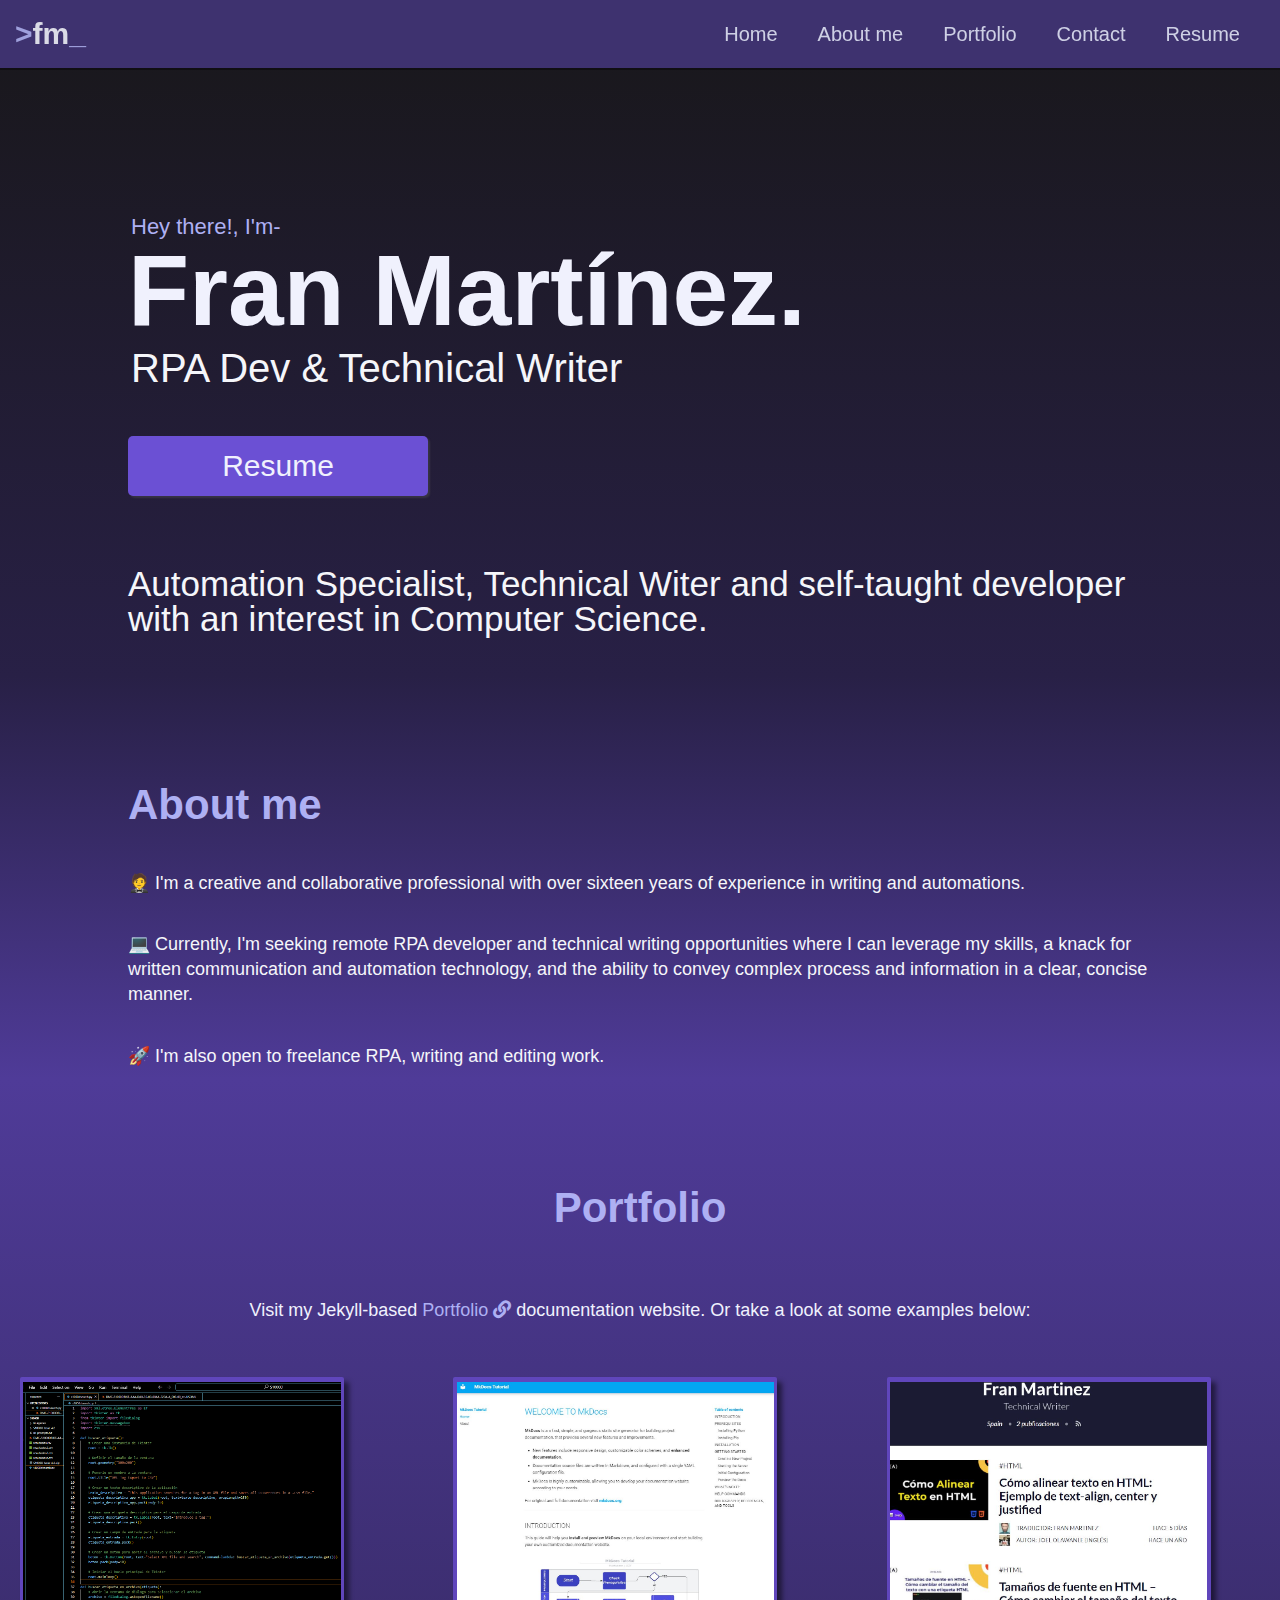
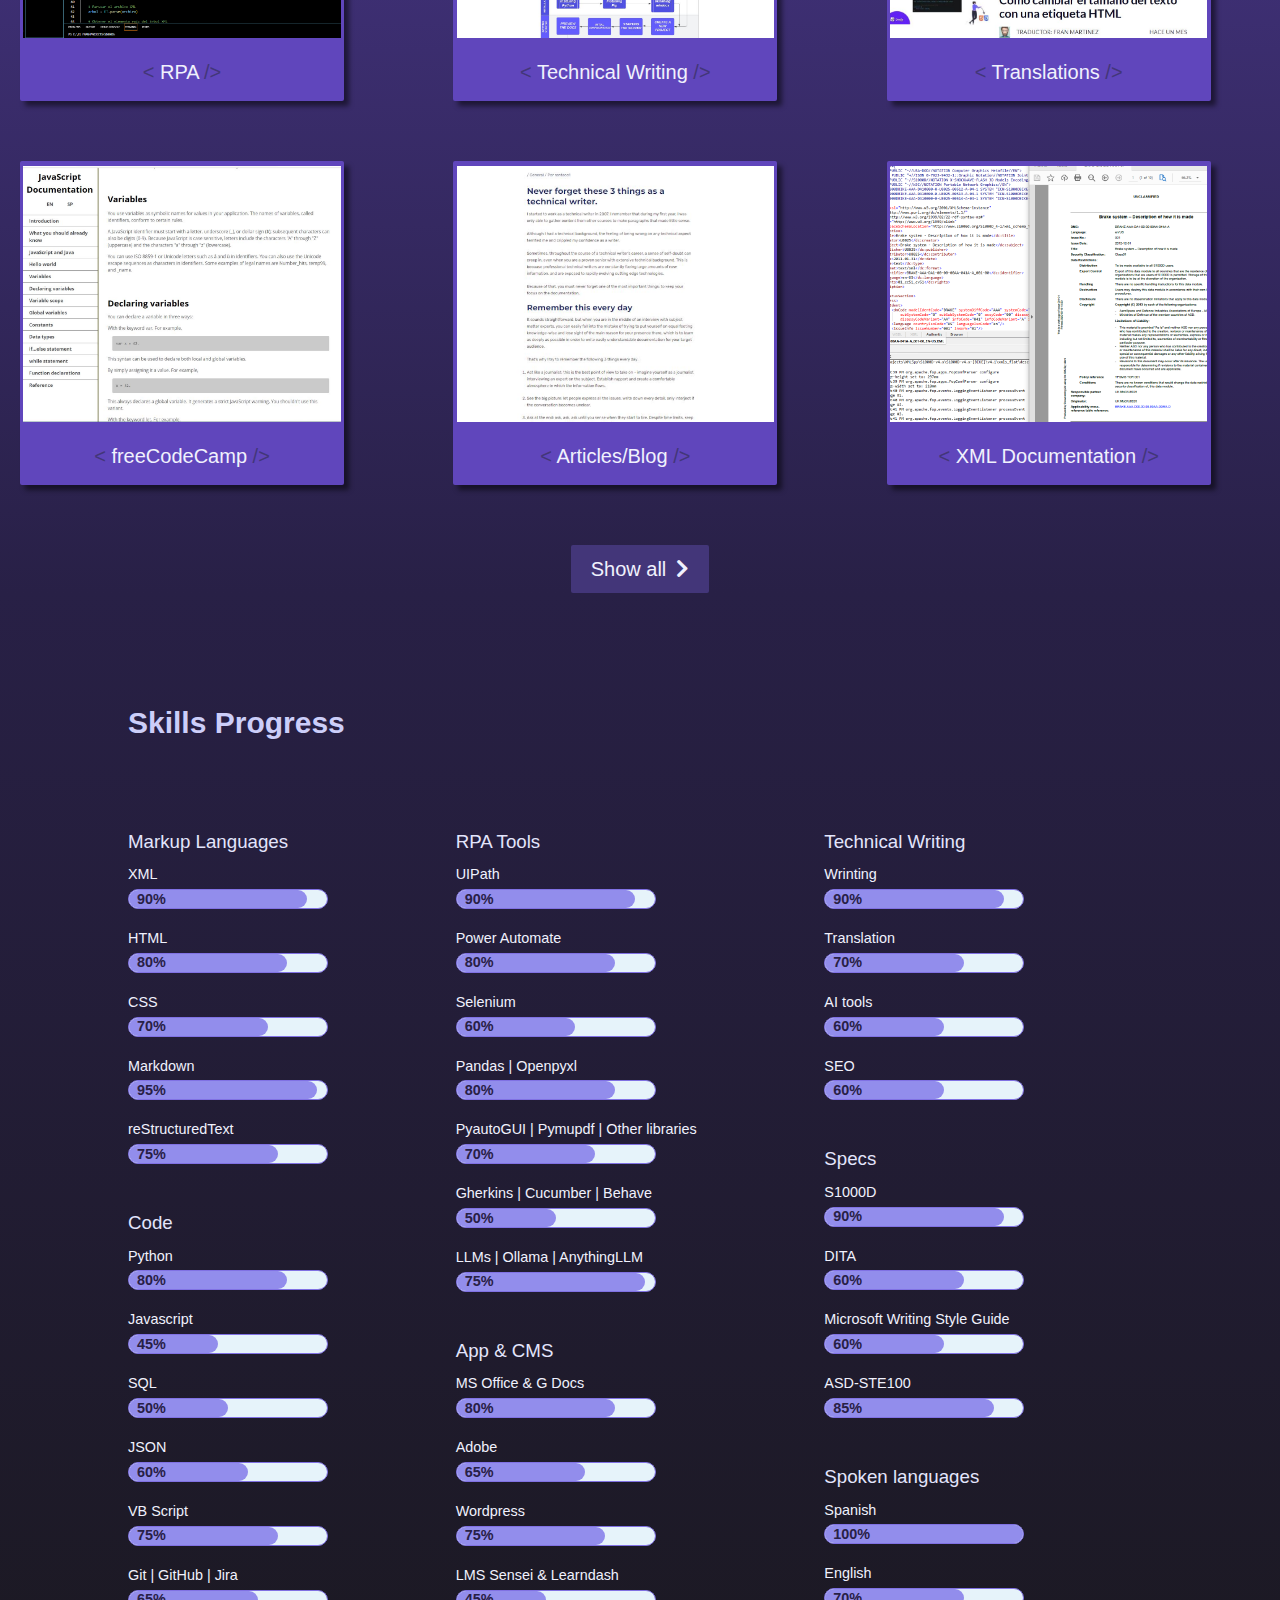
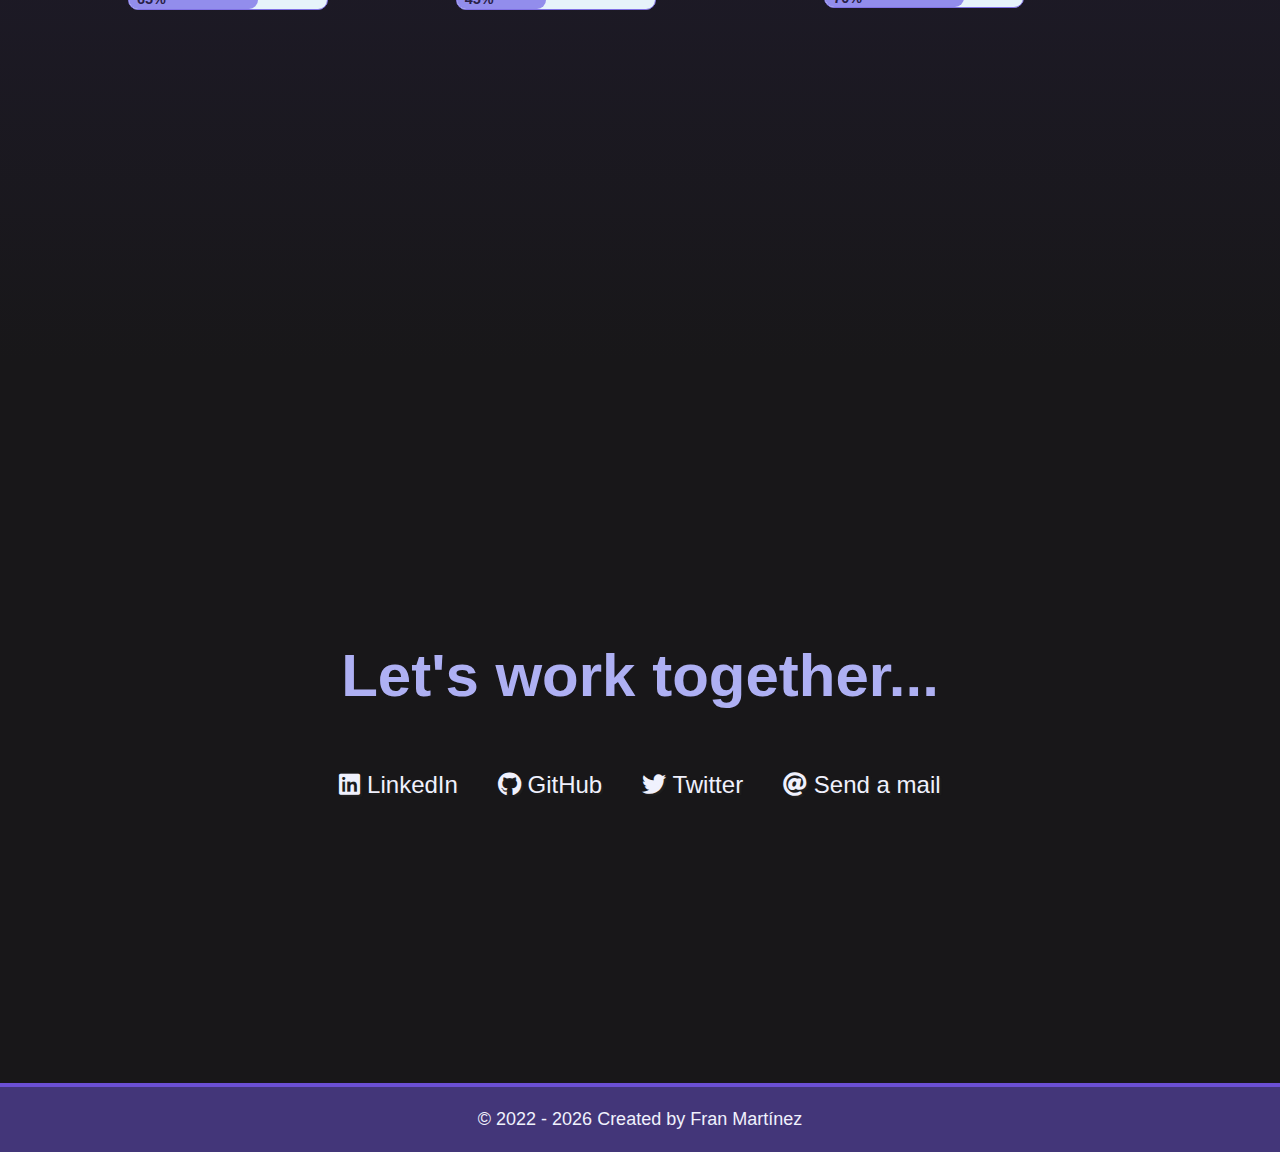
<file: index.html>
<!DOCTYPE html>
<!-- Fran Martinez GitHub personal page from https://franmaral.github.io/ -->

<html lang="en">
  <head>
    <meta charset="UTF-8" />
    <meta name="viewport" content="width=device-width, initial-scale=1.0" />
    <meta http-equiv="Content-Type" content="text/html; charset=UTF-8">
    <title>Fran Martinez Homepage</title>
    <link rel="stylesheet" href="./css/styles.css">
    <link
      rel="stylesheet"
      href="https://use.fontawesome.com/releases/v5.8.2/css/all.css"
    />
  </head>
  <body>
    <!-- START NAV -->

    <nav id="navbar" class="nav">
      <p class="fm-text" href="/">
        <span class="css-fm-text">></span>fm<span class="css-fm-text">_</span></p>
      <ul class="nav-list">
        <li>
          <a href="#welcome-section">Home</a>
        </li>
        <li>
          <a href="#about-me">About me</a>
        </li>
        <li>
        <li>
          <a href="#projects">Portfolio</a>
        </li>
        <li>
          <a href="#contact">Contact</a>
        </li>
        <li>
          <a href="">Resume</a>
        </li>
      </ul>
    </nav>

    <!-- END NAV -->

    <!-- START WELCOME SECTION -->

    <section id="welcome-section" class="welcome-section">
      <p><span class="heyiam">Hey there!, I'm-</span></p>
      <h1>Fran Martínez.</h1>
      <p class="position">RPA Dev & Technical Writer</p>
      <input id="submit" onclick="location.href='';" type="button" value="Resume" class="button">
      <div id="creative" class="creative">
        <p>Automation Specialist, Technical Witer and self-taught developer with an
          interest in Computer Science.</p>
      </div>

      <!--<img class="p-1" src="https://img.shields.io/badge/javascript-%23323330.svg?style=for-the-badge&amp;logo=javascript&amp;logoColor=%23F7DF1E" alt="">
        -->
      
    </section>

    <!-- END WELCOME SECTION -->

    <!-- START ABOUT ME SECTION -->

    <section id="about-me" class="about-me">
      <h2>About me</h2>
        <p>🤵 I'm a creative and collaborative professional with over sixteen years of experience in writing and automations.</p>
        <p>💻 Currently, I'm seeking remote RPA developer and technical writing opportunities where I can leverage my skills, a knack for written communication and automation technology, and the ability to convey complex process and information in a clear, concise manner.</p>
        <p>🚀 I'm also open to freelance RPA, writing and editing work.</p>
    </section>

    <!-- END WELCOME SECTION -->

    <!-- START PROJECTS SECTION -->

    <section id="projects" class="projects-section">
      <h2 class="projects-section-header">Portfolio</h2>
      <p>Visit my Jekyll-based <a href="https://franmaral.github.io/portfolio/"  target="_blank" class="linktext" target=""> Portfolio <i class="fa fa-link" aria-hidden="true"></i></a> documentation website. Or take a look at some examples below:</p>
      <div class="projects-grid">
        <a href="https://franmaral.github.io/portfolio/" target="" class="project project-tile">
          <img class="project-image" src="./images/code.png" alt="project">
          <p class="project-title">
            <span class="code">&lt;</span>
            RPA
            <span class="code">/&gt;</span>
          </p>
        </a>
        <a href="./mkdocs/index.html" target="_blank" class="project project-tile">
          <img class="project-image" src="./images/documentation.jpg" alt="project">
          <p class="project-title">
            <span class="code">&lt;</span>
            Technical Writing
            <span class="code">/&gt;</span>
          </p>
        </a>
        <a href="https://franmaral.github.io/portfolio/docs/localization/localization.html" target="_blank" class="project project-tile">
          <img class="project-image" src="./images/translations.jpg" alt="project">
          <p class="project-title">
            <span class="code">&lt;</span>
            Translations
            <span class="code">/&gt;</span>
          </p>
        </a>
        <a href="./freecodecamp/techdocs/fcc-technical-documentation.html" target="_blank" class="project project-tile">
          <img class="project-image" src="./images/map.jpg" alt="project">
          <p class="project-title">
            <span class="code">&lt;</span>
            freeCodeCamp
            <span class="code">/&gt;</span>
          </p>
        </a>
        <a href="https://franmaral.github.io/portfolio/docs/writing/articles.html" target="" class="project project-tile">
          <img class="project-image" src="./images/articles.png" alt="project">
          <p class="project-title">
            <span class="code">&lt;</span>
            Articles/Blog
            <span class="code">/&gt;</span>
          </p>
        </a>
        <a href="https://franmaral.github.io/portfolio/docs/xml/xml-s1000d-docs.html" target="" class="project project-tile">
          <img class="project-image" src="./images/S1000D.png" alt="project">
          <p class="project-title">
            <span class="code">&lt;</span>
            XML Documentation
            <span class="code">/&gt;</span>
          </p>
        </a>
      </div>
      <a href="https://franmaral.github.io/portfolio/" class="btn btn-show-all" target="">Show all<i class="fas fa-chevron-right"></i></a>
      <!-- 
      <a href="./portfolio/portfolio.html" class="btn btn-show-all" target="_blank">Show all<i class="fas fa-chevron-right"></i></a>
       -->
    </section>

    <!-- END PROJECTS SECTION -->

    <!-- START SKILLS SECTION -->

    <section id="myskills" class="myskills">
      <h3>Skills Progress</h3>
      <div id="skills" class="skills">

        <div class="progress-section_1">

          <!-- Markup Languages -->

          <p class="titlemargin"><span class="titleskills">Markup Languages</span></p>
          <div class="progress-block">
            <p>XML</p>
            <div class="progress">
              <div class="progress-bar" style="width:90%;">
                  <span class="progress-bar-text">90%</span>
              </div>
            </div>
          </div>
          <div class="progress-block">
            <p>HTML</p>
            <div class="progress">
              <div class="progress-bar" style="width:80%;">
                  <span class="progress-bar-text">80%</span>
              </div>
            </div>
          </div>
          <div class="progress-block">
            <p>CSS</p>
            <div class="progress">
              <div class="progress-bar" style="width:70%;">
                  <span class="progress-bar-text">70%</span>
              </div>
            </div>
            <div class="progress-block">
              <p>Markdown</p>
              <div class="progress">
                <div class="progress-bar" style="width:95%;">
                    <span class="progress-bar-text">95%</span>
                </div>
              </div>
            </div>
            <div class="progress-block">
              <p>reStructuredText</p>
              <div class="progress">
                <div class="progress-bar" style="width:75%;">
                    <span class="progress-bar-text">75%</span>
                </div>
              </div>
            </div>
          </div>
          
          <!-- Code -->

          <p class="titlemargin"><span class="titleskills">Code</span></p>
          <div class="progress-block">
            <p>Python</p>
            <div class="progress">
              <div class="progress-bar" style="width:80%;">
                  <span class="progress-bar-text">80%</span>
              </div>
            </div>
          </div>
          <div class="progress-block">
            <p>Javascript</p>
            <div class="progress">
              <div class="progress-bar" style="width:45%;">
                  <span class="progress-bar-text">45%</span>
              </div>
            </div>
          </div>
          <div class="progress-block">
            <p>SQL</p>
            <div class="progress">
              <div class="progress-bar" style="width:50%;">
                  <span class="progress-bar-text">50%</span>
              </div>
            </div>
          </div>
          <div class="progress-block">
            <p>JSON</p>
            <div class="progress">
              <div class="progress-bar" style="width:60%;">
                  <span class="progress-bar-text">60%</span>
              </div>
            </div>
          </div>
          <div class="progress-block">
            <p>VB Script</p>
            <div class="progress">
              <div class="progress-bar" style="width:75%;">
                  <span class="progress-bar-text">75%</span>
              </div>
            </div>
          </div>
          <div class="progress-block">
            <p>Git | GitHub | Jira</p>
            <div class="progress">
              <div class="progress-bar" style="width:65%;">
                  <span class="progress-bar-text">65%</span>
              </div>
            </div>
          </div>
        </div>

          <!-- RPA Tools -->

        <div class="progress-section_2">
          <p class="titlemargin"><span class="titleskills">RPA Tools</span></p>
          <div class="progress-block">
            <p>UIPath</p>
            <div class="progress">
              <div class="progress-bar" style="width:90%;">
                  <span class="progress-bar-text">90%</span>
              </div>
            </div>
          </div>
          <div class="progress-block">
            <p>Power Automate</p>
            <div class="progress">
              <div class="progress-bar" style="width:80%;">
                  <span class="progress-bar-text">80%</span>
              </div>
            </div>
          </div>
          <div class="progress-block">
            <p>Selenium</p>
            <div class="progress">
              <div class="progress-bar" style="width:60%;">
                  <span class="progress-bar-text">60%</span>
              </div>
            </div>
          </div>
          <div class="progress-block">
            <p>Pandas | Openpyxl</p>
            <div class="progress">
              <div class="progress-bar" style="width:80%;">
                  <span class="progress-bar-text">80%</span>
              </div>
            </div>
          </div>
          <div class="progress-block">
            <p> PyautoGUI | Pymupdf | Other libraries</p>
            <div class="progress">
              <div class="progress-bar" style="width:70%;">
                  <span class="progress-bar-text">70%</span>
              </div>
            </div>
          </div>
          <div class="progress-block">
            <p>Gherkins | Cucumber | Behave</p>
            <div class="progress">
              <div class="progress-bar" style="width:50%;">
                  <span class="progress-bar-text">50%</span>
              </div>
            </div>
          </div>
          <div class="progress-block">
            <p>LLMs | Ollama | AnythingLLM</p>
            <div class="progress">
              <div class="progress-bar" style="width:95%;">
                  <span class="progress-bar-text">75%</span>
              </div>
            </div>
          </div>

          <!-- App & CMS -->

          <p class="titlemargin"><span class="titleskills">App & CMS</span></p>
          <div class="progress-block">
            <p>MS Office & G Docs</p>
            <div class="progress">
              <div class="progress-bar" style="width:80%;">
                  <span class="progress-bar-text">80%</span>
              </div>
            </div>
          </div>
          <div class="progress-block">
            <p>Adobe</p>
            <div class="progress">
              <div class="progress-bar" style="width:65%;">
                  <span class="progress-bar-text">65%</span>
              </div>
            </div>
          </div>
          <div class="progress-block">
            <p>Wordpress</p>
            <div class="progress">
              <div class="progress-bar" style="width:75%;">
                  <span class="progress-bar-text">75%</span>
              </div>
            </div>
          </div>
          <div class="progress-block">
            <p>LMS Sensei & Learndash</p>
            <div class="progress">
              <div class="progress-bar" style="width:45%;">
                  <span class="progress-bar-text">45%</span>
              </div>
            </div>
          </div>
        </div>

          <!-- Technical Writing -->

          <div class="progress-section_3">
            <p class="titlemargin"><span class="titleskills">Technical Writing</span></p>
            <div class="progress-block">
              <p>Wrinting</p>
              <div class="progress">
                <div class="progress-bar" style="width:90%;">
                    <span class="progress-bar-text">90%</span>
                </div>
              </div>
            </div>
            <div class="progress-block">
              <p>Translation</p>
              <div class="progress">
                <div class="progress-bar" style="width:70%;">
                    <span class="progress-bar-text">70%</span>
                </div>
              </div>
            </div>
            <div class="progress-block">
              <p>AI tools</p>
              <div class="progress">
                <div class="progress-bar" style="width:60%;">
                    <span class="progress-bar-text">60%</span>
                </div>
              </div>
            </div>
            <div class="progress-block">
              <p>SEO</p>
              <div class="progress">
                <div class="progress-bar" style="width:60%;">
                    <span class="progress-bar-text">60%</span>
                </div>
              </div>
            </div>

          <!-- Spec -->

          <p class="titlemargin"><span class="titleskills">Specs</span></p>
          <div class="progress-block">
            <p>S1000D</p>
            <div class="progress">
              <div class="progress-bar" style="width:90%;">
                  <span class="progress-bar-text">90%</span>
              </div>
            </div>
          </div>
          <div class="progress-block">
            <p>DITA</p>
            <div class="progress">
              <div class="progress-bar" style="width:70%;">
                  <span class="progress-bar-text">60%</span>
              </div>
            </div>
          </div>
          <div class="progress-block">
            <p>Microsoft Writing Style Guide</p>
            <div class="progress">
              <div class="progress-bar" style="width:60%;">
                  <span class="progress-bar-text">60%</span>
              </div>
            </div>
          </div>
          <div class="progress-block">
            <p>ASD-STE100</p>
            <div class="progress">
              <div class="progress-bar" style="width:85%;">
                  <span class="progress-bar-text">85%</span>
              </div>
            </div>
          </div>

          <!-- Language -->

          <p class="titlemargin"><span class="titleskills">Spoken languages</span></p>
          <div class="progress-block">
            <p>Spanish</p>
            <div class="progress">
              <div class="progress-bar" style="width:100%;">
                  <span class="progress-bar-text">100%</span>
              </div>
            </div>
          </div>
          <div class="progress-block">
            <p>English</p>
            <div class="progress">
              <div class="progress-bar" style="width:70%;">
                  <span class="progress-bar-text">70%</span>
              </div>
            </div>
          </div>
        </div>
        
      </div> 
    </section>
    
    <!-- END SKILLS SECTION -->

    <!-- START CONTACT SECTION -->

    <section id="contact" class="contact-section">
      <div class="contact-section-header">
        <h2>Let's work together...</h2>
        <p></p>
      </div>
      <div class="contact-links">
        <a href="https://es.linkedin.com/in/francisco-martinez-almarza" target="_blank" class="btn contact-details"><i class="fab fa-linkedin"></i> LinkedIn</a>
        <a id="profile-link" href="https://github.com/franmaral" target="_blank" class="btn contact-details"><i class="fab fa-github"></i> GitHub</a>
        <a href="https://twitter.com/" target="_blank" class="btn contact-details"><i class="fab fa-twitter"></i> Twitter</a>
        <a href="mailto:proofytech@gmail.com" class="btn contact-details"><i class="fas fa-at"></i> Send a mail</a>
      </div>
    </section>

    <!-- END CONTACT SECTION -->

    <!-- START FOOTER SECTION -->

    <footer>
      <script type="text/javascript">

        copyright=new Date();
        
        update=copyright.getFullYear();
        
        document.write("© 2022 - " + update + " " + "Created by Fran Martínez ");
        
        </script>

    </footer>

    <!-- END FOOTER SECTION -->
  </body>
</html>
</file>
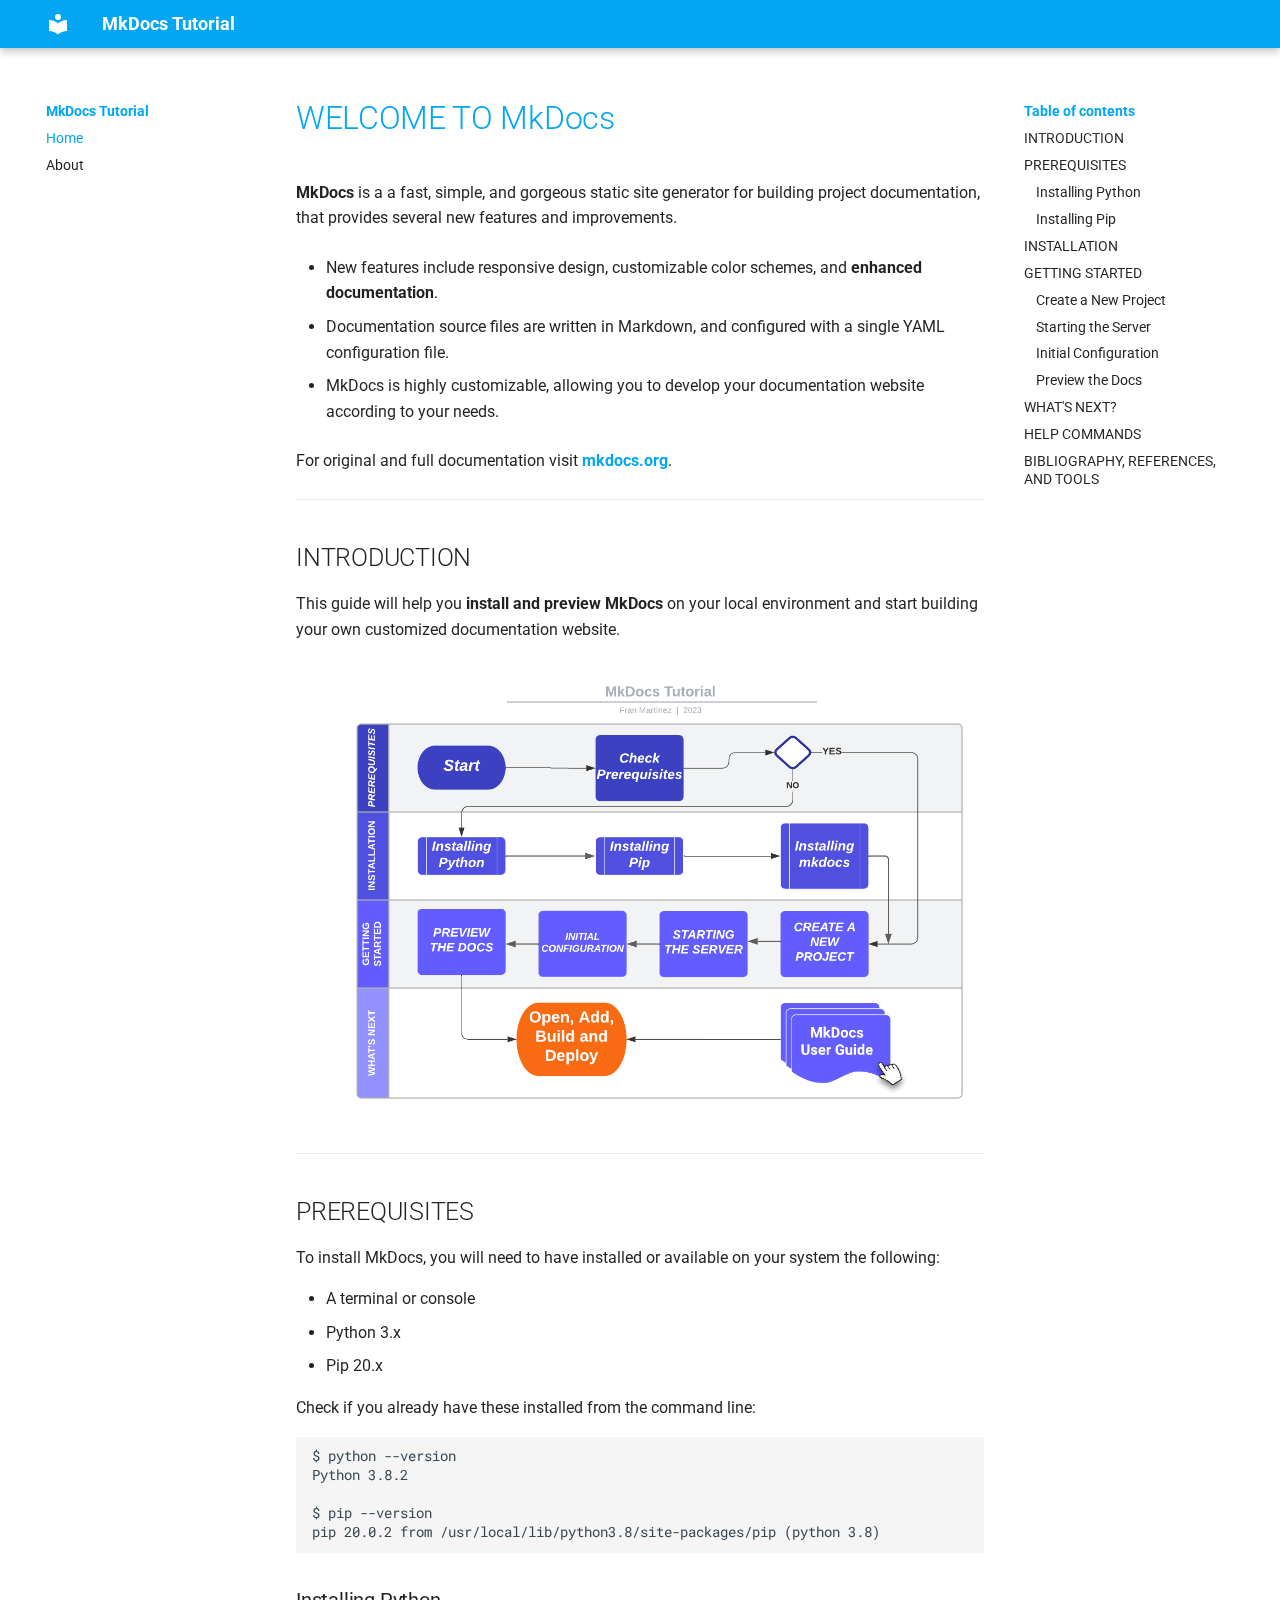
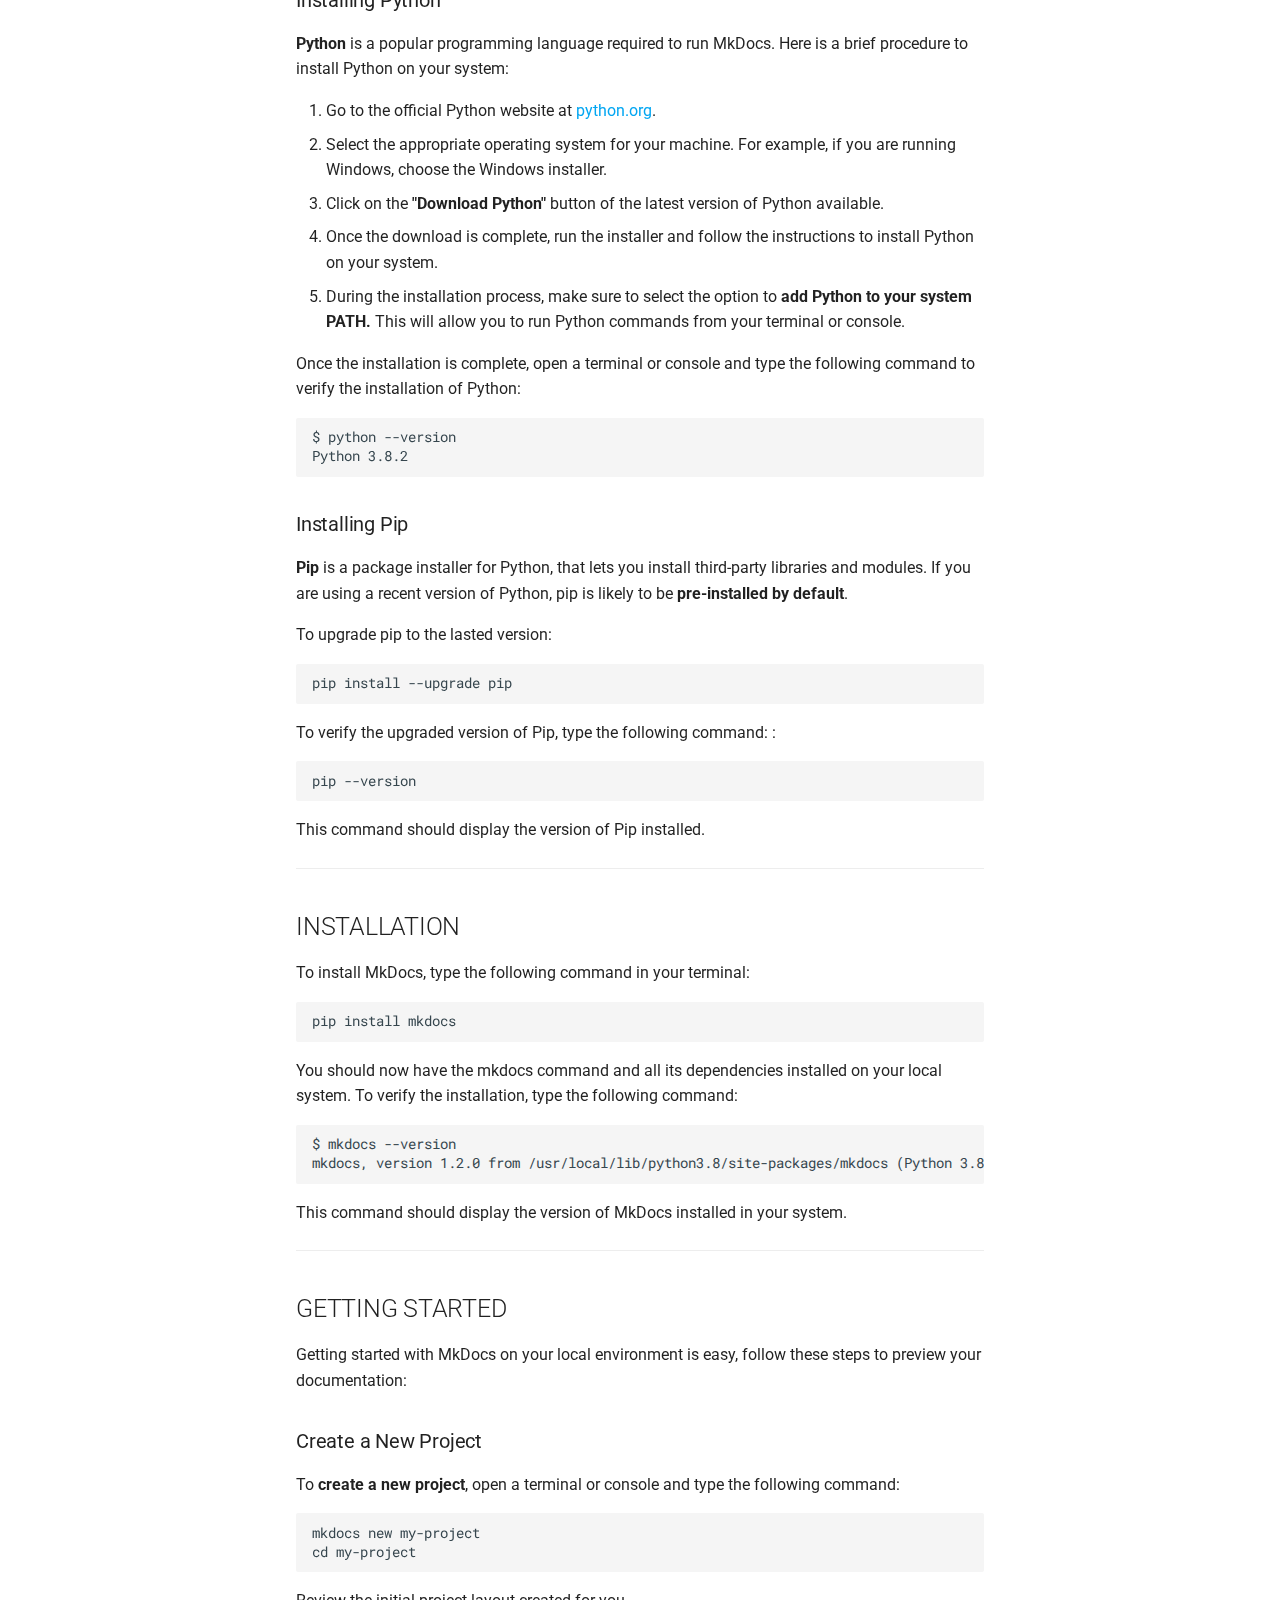
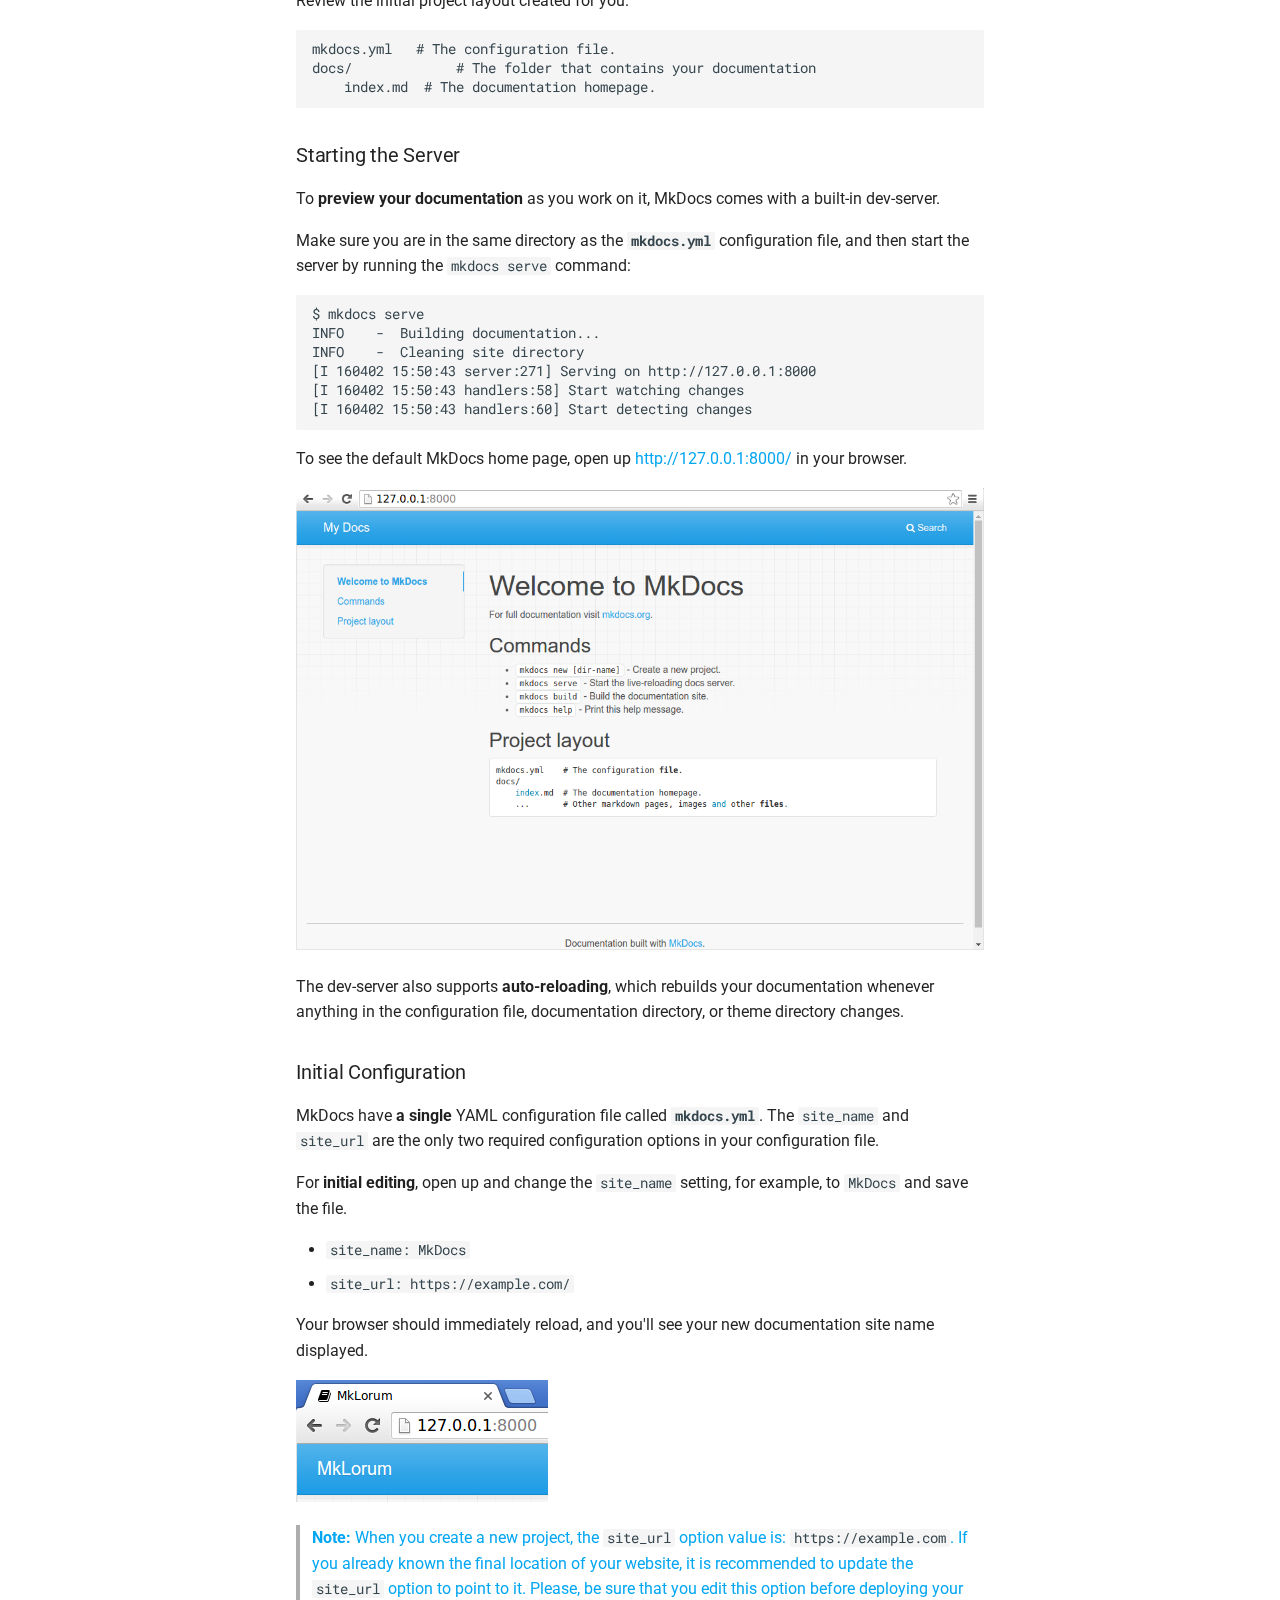
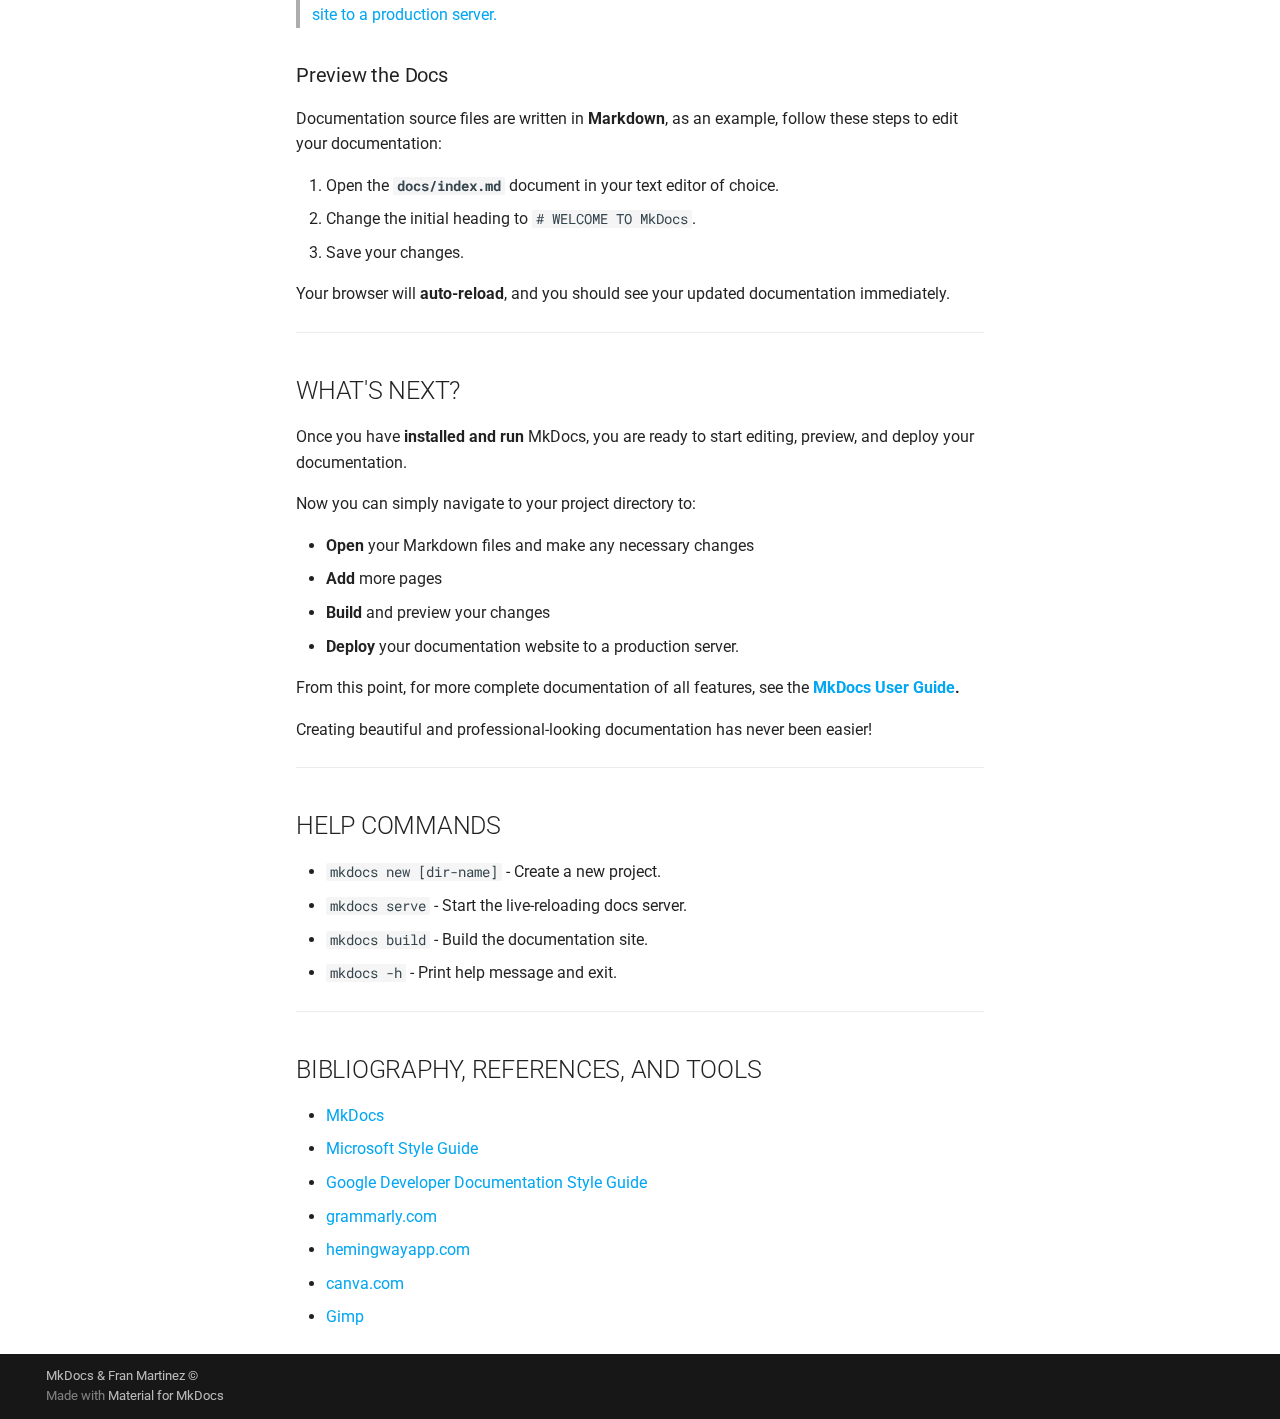
<file: mkdocs/index.html>
<!doctype html>
<html lang="en" class="no-js">
  <head>
    
      <meta charset="utf-8">
      <meta name="viewport" content="width=device-width,initial-scale=1">
      
        <meta name="description" content="An improvement test of MkDocs Documentation">
      
      
        <meta name="author" content="Fran Martinez">
      
      
      
      
        <link rel="next" href="about.html">
      
      
      <link rel="icon" href="assets/images/favicon.png">
      <meta name="generator" content="mkdocs-1.5.3, mkdocs-material-9.4.8">
    
    
      
        <title>MkDocs Tutorial</title>
      
    
    
      <link rel="stylesheet" href="assets/stylesheets/main.4b4a2bd9.min.css">
      
        
        <link rel="stylesheet" href="assets/stylesheets/palette.356b1318.min.css">
      
      


    
    
      
    
    
      
        
        
        <link rel="preconnect" href="https://fonts.gstatic.com" crossorigin>
        <link rel="stylesheet" href="https://fonts.googleapis.com/css?family=Roboto:300,300i,400,400i,700,700i%7CRoboto+Mono:400,400i,700,700i&display=fallback">
        <style>:root{--md-text-font:"Roboto";--md-code-font:"Roboto Mono"}</style>
      
    
    
      <link rel="stylesheet" href="extra.css">
    
    <script>__md_scope=new URL(".",location),__md_hash=e=>[...e].reduce((e,_)=>(e<<5)-e+_.charCodeAt(0),0),__md_get=(e,_=localStorage,t=__md_scope)=>JSON.parse(_.getItem(t.pathname+"."+e)),__md_set=(e,_,t=localStorage,a=__md_scope)=>{try{t.setItem(a.pathname+"."+e,JSON.stringify(_))}catch(e){}}</script>
    
      

    
    
    
  </head>
  
  
    
    
    
    
    
    <body dir="ltr" data-md-color-scheme="default" data-md-color-primary="light-blue" data-md-color-accent="indigo">
  
    
    
    <input class="md-toggle" data-md-toggle="drawer" type="checkbox" id="__drawer" autocomplete="off">
    <input class="md-toggle" data-md-toggle="search" type="checkbox" id="__search" autocomplete="off">
    <label class="md-overlay" for="__drawer"></label>
    <div data-md-component="skip">
      
        
        <a href="#welcome-to-mkdocs" class="md-skip">
          Skip to content
        </a>
      
    </div>
    <div data-md-component="announce">
      
    </div>
    
    
      

  

<header class="md-header md-header--shadow" data-md-component="header">
  <nav class="md-header__inner md-grid" aria-label="Header">
    <a href="index.html" title="MkDocs Tutorial" class="md-header__button md-logo" aria-label="MkDocs Tutorial" data-md-component="logo">
      
  
  <svg xmlns="http://www.w3.org/2000/svg" viewBox="0 0 24 24"><path d="M12 8a3 3 0 0 0 3-3 3 3 0 0 0-3-3 3 3 0 0 0-3 3 3 3 0 0 0 3 3m0 3.54C9.64 9.35 6.5 8 3 8v11c3.5 0 6.64 1.35 9 3.54 2.36-2.19 5.5-3.54 9-3.54V8c-3.5 0-6.64 1.35-9 3.54Z"/></svg>

    </a>
    <label class="md-header__button md-icon" for="__drawer">
      
      <svg xmlns="http://www.w3.org/2000/svg" viewBox="0 0 24 24"><path d="M3 6h18v2H3V6m0 5h18v2H3v-2m0 5h18v2H3v-2Z"/></svg>
    </label>
    <div class="md-header__title" data-md-component="header-title">
      <div class="md-header__ellipsis">
        <div class="md-header__topic">
          <span class="md-ellipsis">
            MkDocs Tutorial
          </span>
        </div>
        <div class="md-header__topic" data-md-component="header-topic">
          <span class="md-ellipsis">
            
              Home
            
          </span>
        </div>
      </div>
    </div>
    
      
    
    
    
    
  </nav>
  
</header>
    
    <div class="md-container" data-md-component="container">
      
      
        
          
        
      
      <main class="md-main" data-md-component="main">
        <div class="md-main__inner md-grid">
          
            
              
              <div class="md-sidebar md-sidebar--primary" data-md-component="sidebar" data-md-type="navigation" >
                <div class="md-sidebar__scrollwrap">
                  <div class="md-sidebar__inner">
                    



<nav class="md-nav md-nav--primary" aria-label="Navigation" data-md-level="0">
  <label class="md-nav__title" for="__drawer">
    <a href="index.html" title="MkDocs Tutorial" class="md-nav__button md-logo" aria-label="MkDocs Tutorial" data-md-component="logo">
      
  
  <svg xmlns="http://www.w3.org/2000/svg" viewBox="0 0 24 24"><path d="M12 8a3 3 0 0 0 3-3 3 3 0 0 0-3-3 3 3 0 0 0-3 3 3 3 0 0 0 3 3m0 3.54C9.64 9.35 6.5 8 3 8v11c3.5 0 6.64 1.35 9 3.54 2.36-2.19 5.5-3.54 9-3.54V8c-3.5 0-6.64 1.35-9 3.54Z"/></svg>

    </a>
    MkDocs Tutorial
  </label>
  
  <ul class="md-nav__list" data-md-scrollfix>
    
      
      
  
  
    
  
  
    <li class="md-nav__item md-nav__item--active">
      
      <input class="md-nav__toggle md-toggle" type="checkbox" id="__toc">
      
      
        
      
      
        <label class="md-nav__link md-nav__link--active" for="__toc">
          
  
  <span class="md-ellipsis">
    Home
  </span>
  

          <span class="md-nav__icon md-icon"></span>
        </label>
      
      <a href="index.html" class="md-nav__link md-nav__link--active">
        
  
  <span class="md-ellipsis">
    Home
  </span>
  

      </a>
      
        

<nav class="md-nav md-nav--secondary" aria-label="Table of contents">
  
  
  
    
  
  
    <label class="md-nav__title" for="__toc">
      <span class="md-nav__icon md-icon"></span>
      Table of contents
    </label>
    <ul class="md-nav__list" data-md-component="toc" data-md-scrollfix>
      
        <li class="md-nav__item">
  <a href="#introduction" class="md-nav__link">
    INTRODUCTION
  </a>
  
</li>
      
        <li class="md-nav__item">
  <a href="#prerequisites" class="md-nav__link">
    PREREQUISITES
  </a>
  
    <nav class="md-nav" aria-label="PREREQUISITES">
      <ul class="md-nav__list">
        
          <li class="md-nav__item">
  <a href="#installing-python" class="md-nav__link">
    Installing Python
  </a>
  
</li>
        
          <li class="md-nav__item">
  <a href="#installing-pip" class="md-nav__link">
    Installing Pip
  </a>
  
</li>
        
      </ul>
    </nav>
  
</li>
      
        <li class="md-nav__item">
  <a href="#installation" class="md-nav__link">
    INSTALLATION
  </a>
  
</li>
      
        <li class="md-nav__item">
  <a href="#getting-started" class="md-nav__link">
    GETTING STARTED
  </a>
  
    <nav class="md-nav" aria-label="GETTING STARTED">
      <ul class="md-nav__list">
        
          <li class="md-nav__item">
  <a href="#create-a-new-project" class="md-nav__link">
    Create a New Project
  </a>
  
</li>
        
          <li class="md-nav__item">
  <a href="#starting-the-server" class="md-nav__link">
    Starting the Server
  </a>
  
</li>
        
          <li class="md-nav__item">
  <a href="#initial-configuration" class="md-nav__link">
    Initial Configuration
  </a>
  
</li>
        
          <li class="md-nav__item">
  <a href="#preview-the-docs" class="md-nav__link">
    Preview the Docs
  </a>
  
</li>
        
      </ul>
    </nav>
  
</li>
      
        <li class="md-nav__item">
  <a href="#whats-next" class="md-nav__link">
    WHAT'S NEXT?
  </a>
  
</li>
      
        <li class="md-nav__item">
  <a href="#help-commands" class="md-nav__link">
    HELP COMMANDS
  </a>
  
</li>
      
        <li class="md-nav__item">
  <a href="#bibliography-references-and-tools" class="md-nav__link">
    BIBLIOGRAPHY, REFERENCES, AND TOOLS
  </a>
  
</li>
      
    </ul>
  
</nav>
      
    </li>
  

    
      
      
  
  
  
    <li class="md-nav__item">
      <a href="about.html" class="md-nav__link">
        
  
  <span class="md-ellipsis">
    About
  </span>
  

      </a>
    </li>
  

    
  </ul>
</nav>
                  </div>
                </div>
              </div>
            
            
              
              <div class="md-sidebar md-sidebar--secondary" data-md-component="sidebar" data-md-type="toc" >
                <div class="md-sidebar__scrollwrap">
                  <div class="md-sidebar__inner">
                    

<nav class="md-nav md-nav--secondary" aria-label="Table of contents">
  
  
  
    
  
  
    <label class="md-nav__title" for="__toc">
      <span class="md-nav__icon md-icon"></span>
      Table of contents
    </label>
    <ul class="md-nav__list" data-md-component="toc" data-md-scrollfix>
      
        <li class="md-nav__item">
  <a href="#introduction" class="md-nav__link">
    INTRODUCTION
  </a>
  
</li>
      
        <li class="md-nav__item">
  <a href="#prerequisites" class="md-nav__link">
    PREREQUISITES
  </a>
  
    <nav class="md-nav" aria-label="PREREQUISITES">
      <ul class="md-nav__list">
        
          <li class="md-nav__item">
  <a href="#installing-python" class="md-nav__link">
    Installing Python
  </a>
  
</li>
        
          <li class="md-nav__item">
  <a href="#installing-pip" class="md-nav__link">
    Installing Pip
  </a>
  
</li>
        
      </ul>
    </nav>
  
</li>
      
        <li class="md-nav__item">
  <a href="#installation" class="md-nav__link">
    INSTALLATION
  </a>
  
</li>
      
        <li class="md-nav__item">
  <a href="#getting-started" class="md-nav__link">
    GETTING STARTED
  </a>
  
    <nav class="md-nav" aria-label="GETTING STARTED">
      <ul class="md-nav__list">
        
          <li class="md-nav__item">
  <a href="#create-a-new-project" class="md-nav__link">
    Create a New Project
  </a>
  
</li>
        
          <li class="md-nav__item">
  <a href="#starting-the-server" class="md-nav__link">
    Starting the Server
  </a>
  
</li>
        
          <li class="md-nav__item">
  <a href="#initial-configuration" class="md-nav__link">
    Initial Configuration
  </a>
  
</li>
        
          <li class="md-nav__item">
  <a href="#preview-the-docs" class="md-nav__link">
    Preview the Docs
  </a>
  
</li>
        
      </ul>
    </nav>
  
</li>
      
        <li class="md-nav__item">
  <a href="#whats-next" class="md-nav__link">
    WHAT'S NEXT?
  </a>
  
</li>
      
        <li class="md-nav__item">
  <a href="#help-commands" class="md-nav__link">
    HELP COMMANDS
  </a>
  
</li>
      
        <li class="md-nav__item">
  <a href="#bibliography-references-and-tools" class="md-nav__link">
    BIBLIOGRAPHY, REFERENCES, AND TOOLS
  </a>
  
</li>
      
    </ul>
  
</nav>
                  </div>
                </div>
              </div>
            
          
          
            <div class="md-content" data-md-component="content">
              <article class="md-content__inner md-typeset">
                
                  


<!---
This is the Markdown index page file for MkDocs, as part of a demo documentation improvement test. Created by Fran Martinez Almarza - Technical Writer position.
April 27, 2023
-->

<h1 id="welcome-to-mkdocs">WELCOME TO MkDocs<a class="headerlink" href="#welcome-to-mkdocs" title="Permanent link">&para;</a></h1>
<p><strong>MkDocs</strong> is a a fast, simple, and gorgeous static site generator for building project documentation, that provides several new features and improvements.  </p>
<ul>
<li>
<p>New features include responsive design, customizable color schemes, and <strong>enhanced documentation</strong>. </p>
</li>
<li>
<p>Documentation source files are written in Markdown, and configured with a single YAML configuration file.</p>
</li>
<li>
<p>MkDocs is highly customizable, allowing you to develop your documentation website according to your needs.  </p>
</li>
</ul>
<p>For original and full documentation visit <strong><a href="https://www.mkdocs.org/">mkdocs.org</a></strong>.</p>
<hr />
<h2 id="introduction">INTRODUCTION<a class="headerlink" href="#introduction" title="Permanent link">&para;</a></h2>
<p>This guide will help you <strong>install and preview MkDocs</strong> on your local environment and start building your own customized documentation website.</p>
<p><img alt="Step by step" src="img/stepbystep.png" /></p>
<hr />
<h2 id="prerequisites">PREREQUISITES<a class="headerlink" href="#prerequisites" title="Permanent link">&para;</a></h2>
<p>To install MkDocs, you will need to have installed or available on your system the following:</p>
<ul>
<li>A terminal or console</li>
<li>Python 3.x</li>
<li>Pip 20.x</li>
</ul>
<p>Check if you already have these installed from the command line:</p>
<pre><code>$ python --version
Python 3.8.2

$ pip --version
pip 20.0.2 from /usr/local/lib/python3.8/site-packages/pip (python 3.8)
</code></pre>
<h3 id="installing-python">Installing Python<a class="headerlink" href="#installing-python" title="Permanent link">&para;</a></h3>
<p><strong>Python</strong> is a popular programming language required to run MkDocs. Here is a brief procedure to install Python on your system:</p>
<ol>
<li>Go to the official Python website at <a href="https://www.python.org/downloads/">python.org</a>.</li>
<li>Select the appropriate operating system for your machine. For example, if you are running Windows, choose the Windows installer.</li>
<li>Click on the <strong>"Download Python"</strong> button of the latest version of Python available.</li>
<li>Once the download is complete, run the installer and follow the instructions to install Python on your system.</li>
<li>During the installation process, make sure to select the option to <strong>add Python to your system PATH.</strong> This will allow you to run Python commands from your terminal or console.</li>
</ol>
<p>Once the installation is complete, open a terminal or console and type the following command to verify the installation of Python:</p>
<pre><code>$ python --version
Python 3.8.2
</code></pre>
<h3 id="installing-pip">Installing Pip<a class="headerlink" href="#installing-pip" title="Permanent link">&para;</a></h3>
<p><strong>Pip</strong> is a package installer for Python, that lets you install third-party libraries and modules. If you are using a recent version of Python, pip is likely to be <strong>pre-installed by default</strong>.</p>
<p>To upgrade pip to the lasted version:</p>
<pre><code>pip install --upgrade pip
</code></pre>
<p>To verify the upgraded version of Pip, type the following command: :</p>
<pre><code>pip --version
</code></pre>
<p>This command should display the version of Pip installed.</p>
<hr />
<h2 id="installation">INSTALLATION<a class="headerlink" href="#installation" title="Permanent link">&para;</a></h2>
<p>To install MkDocs, type the following command in your terminal:</p>
<pre><code>pip install mkdocs
</code></pre>
<p>You should now have the mkdocs command and all its dependencies installed on your local system. To verify the installation, type the following command:</p>
<pre><code>$ mkdocs --version
mkdocs, version 1.2.0 from /usr/local/lib/python3.8/site-packages/mkdocs (Python 3.8)
</code></pre>
<p>This command should display the version of MkDocs installed in your system.</p>
<hr />
<h2 id="getting-started">GETTING STARTED<a class="headerlink" href="#getting-started" title="Permanent link">&para;</a></h2>
<p>Getting started with MkDocs on your local environment is easy, follow these steps to preview your documentation:</p>
<h3 id="create-a-new-project">Create a New Project<a class="headerlink" href="#create-a-new-project" title="Permanent link">&para;</a></h3>
<p>To <strong>create a new project</strong>, open a terminal or console and type the following command:</p>
<pre><code>mkdocs new my-project
cd my-project
</code></pre>
<p>Review the initial project layout created for you.</p>
<pre><code>mkdocs.yml   # The configuration file.
docs/             # The folder that contains your documentation
    index.md  # The documentation homepage.
</code></pre>
<h3 id="starting-the-server">Starting the Server<a class="headerlink" href="#starting-the-server" title="Permanent link">&para;</a></h3>
<p>To <strong>preview your documentation</strong> as you work on it, MkDocs comes with a built-in dev-server. </p>
<p>Make sure you are in the same directory as the <strong><code>mkdocs.yml</code></strong> configuration file, and then start the server by running the <code>mkdocs serve</code> command:</p>
<pre><code>$ mkdocs serve
INFO    -  Building documentation...
INFO    -  Cleaning site directory
[I 160402 15:50:43 server:271] Serving on http://127.0.0.1:8000
[I 160402 15:50:43 handlers:58] Start watching changes
[I 160402 15:50:43 handlers:60] Start detecting changes
</code></pre>
<p>To see the default MkDocs home page, open up <a href="http://127.0.0.1:8000/">http://127.0.0.1:8000/</a> in your browser.</p>
<p><img alt="screenshot" src="img/screenshot.png" /></p>
<p>The dev-server also supports <strong>auto-reloading</strong>, which rebuilds your documentation whenever anything in the configuration file, documentation directory, or theme directory changes.</p>
<h3 id="initial-configuration">Initial Configuration<a class="headerlink" href="#initial-configuration" title="Permanent link">&para;</a></h3>
<p>MkDocs have <strong>a single</strong> YAML configuration file called <strong><code>mkdocs.yml</code></strong>. The <code>site_name</code> and <code>site_url</code> are the only two required configuration options in your configuration file. </p>
<p>For <strong>initial editing</strong>, open up and change the <code>site_name</code> setting, for example, to <code>MkDocs</code> and save the file.</p>
<ul>
<li><code>site_name: MkDocs</code></li>
<li><code>site_url: https://example.com/</code></li>
</ul>
<p>Your browser should immediately reload, and you'll see your new documentation site name displayed.</p>
<p><img alt="site_name" src="img/sitename.png" /></p>
<blockquote>
<p><strong>Note:</strong>
When you create a new project, the <code>site_url</code> option value is: <code>https://example.com</code>. 
If you already known the final location of your website, it is recommended to update the <code>site_url</code> option to point to it.
Please, be sure that you edit this option before deploying your site to a production server.</p>
</blockquote>
<h3 id="preview-the-docs">Preview the Docs<a class="headerlink" href="#preview-the-docs" title="Permanent link">&para;</a></h3>
<p>Documentation source files are written in <strong>Markdown</strong>, as an example, follow these steps to edit your documentation:</p>
<ol>
<li>Open the <strong><code>docs/index.md</code></strong> document in your text editor of choice.</li>
<li>Change the initial heading to <code># WELCOME TO MkDocs</code>.</li>
<li>Save your changes.</li>
</ol>
<p>Your browser will <strong>auto-reload</strong>, and you should see your updated documentation immediately.</p>
<hr />
<h2 id="whats-next">WHAT'S NEXT?<a class="headerlink" href="#whats-next" title="Permanent link">&para;</a></h2>
<p>Once you have <strong>installed and run</strong> MkDocs, you are ready to start editing, preview, and deploy your documentation.</p>
<p>Now you can simply navigate to your project directory to:</p>
<ul>
<li><strong>Open</strong> your Markdown files and make any necessary changes</li>
<li><strong>Add</strong> more pages</li>
<li><strong>Build</strong> and preview your changes</li>
<li><strong>Deploy</strong> your documentation website to a production server.</li>
</ul>
<p>From this point, for more complete documentation of all features, see the <strong><a href="https://www.mkdocs.org/">MkDocs User Guide</a>.</strong></p>
<p>Creating beautiful and professional-looking documentation has never been easier!</p>
<hr />
<h2 id="help-commands">HELP COMMANDS<a class="headerlink" href="#help-commands" title="Permanent link">&para;</a></h2>
<ul>
<li><code>mkdocs new [dir-name]</code> - Create a new project.</li>
<li><code>mkdocs serve</code> - Start the live-reloading docs server.</li>
<li><code>mkdocs build</code> - Build the documentation site.</li>
<li><code>mkdocs -h</code> - Print help message and exit.</li>
</ul>
<hr />
<h2 id="bibliography-references-and-tools">BIBLIOGRAPHY, REFERENCES, AND TOOLS<a class="headerlink" href="#bibliography-references-and-tools" title="Permanent link">&para;</a></h2>
<ul>
<li><a href="https://www.mkdocs.org/">MkDocs</a></li>
<li><a href="https://learn.microsoft.com/en-us/style-guide/">Microsoft Style Guide</a></li>
<li><a href="https://developers.google.com/style">Google Developer Documentation Style Guide</a></li>
<li><a href="https://app.grammarly.com/">grammarly.com</a></li>
<li><a href="https://hemingwayapp.com/">hemingwayapp.com</a></li>
<li><a href="https://www.canva.com/">canva.com</a></li>
<li><a href="https://www.gimp.org/">Gimp</a></li>
</ul>





                
              </article>
            </div>
          
          
        </div>
        
      </main>
      
        <footer class="md-footer">
  
  <div class="md-footer-meta md-typeset">
    <div class="md-footer-meta__inner md-grid">
      <div class="md-copyright">
  
    <div class="md-copyright__highlight">
      MkDocs & Fran Martinez &copy;
    </div>
  
  
    Made with
    <a href="https://squidfunk.github.io/mkdocs-material/" target="_blank" rel="noopener">
      Material for MkDocs
    </a>
  
</div>
      
    </div>
  </div>
</footer>
      
    </div>
    <div class="md-dialog" data-md-component="dialog">
      <div class="md-dialog__inner md-typeset"></div>
    </div>
    
    
    <script id="__config" type="application/json">{"base": ".", "features": [], "search": "assets/javascripts/workers/search.f886a092.min.js", "translations": {"clipboard.copied": "Copied to clipboard", "clipboard.copy": "Copy to clipboard", "search.result.more.one": "1 more on this page", "search.result.more.other": "# more on this page", "search.result.none": "No matching documents", "search.result.one": "1 matching document", "search.result.other": "# matching documents", "search.result.placeholder": "Type to start searching", "search.result.term.missing": "Missing", "select.version": "Select version"}}</script>
    
    
      <script src="assets/javascripts/bundle.81fa17fe.min.js"></script>
      
    
  </body>
</html>
</file>
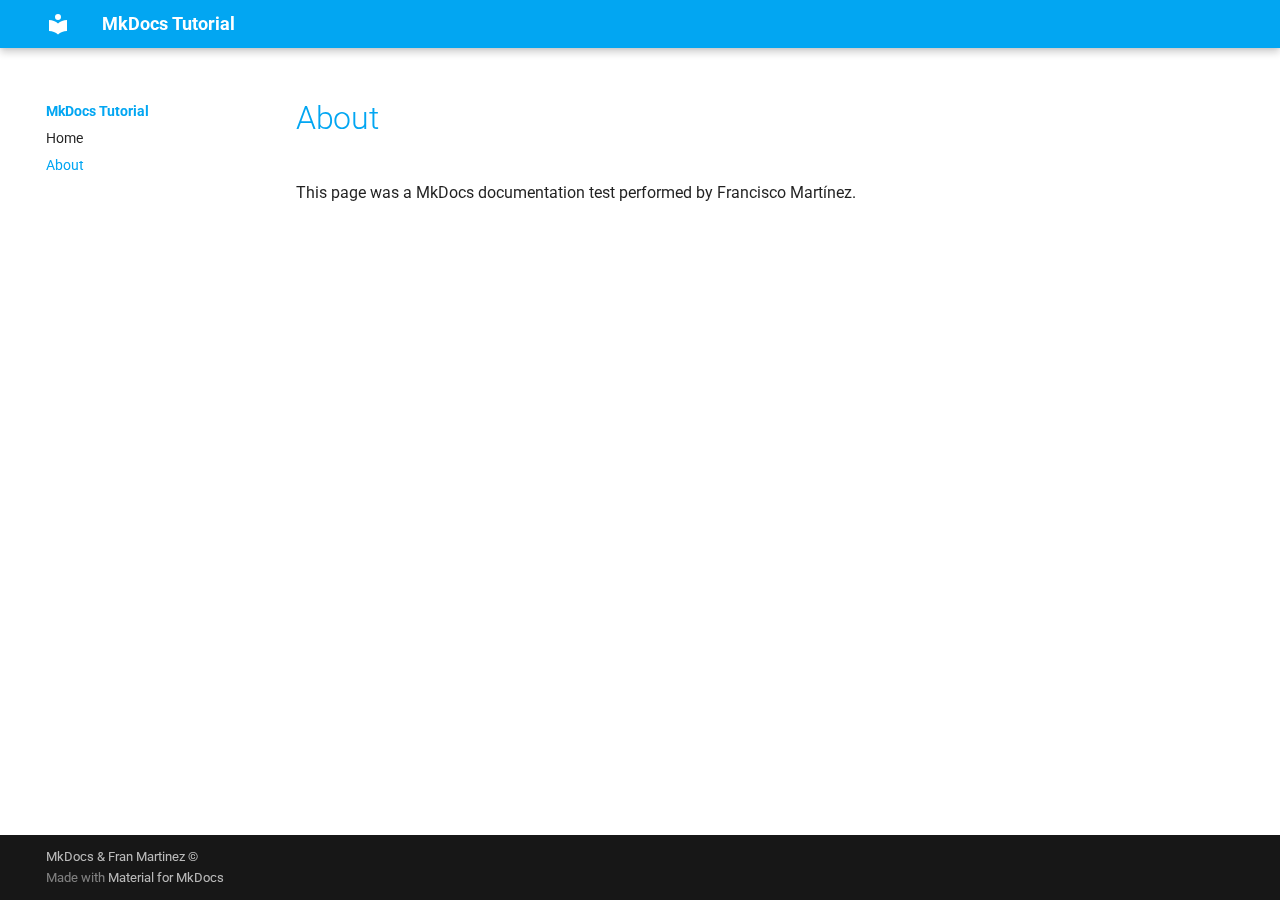
<file: mkdocs/about.html>
<!doctype html>
<html lang="en" class="no-js">
  <head>
    
      <meta charset="utf-8">
      <meta name="viewport" content="width=device-width,initial-scale=1">
      
        <meta name="description" content="An improvement test of MkDocs Documentation">
      
      
        <meta name="author" content="Fran Martinez">
      
      
      
        <link rel="prev" href="index.html">
      
      
      
      <link rel="icon" href="assets/images/favicon.png">
      <meta name="generator" content="mkdocs-1.5.3, mkdocs-material-9.4.8">
    
    
      
        <title>About - MkDocs Tutorial</title>
      
    
    
      <link rel="stylesheet" href="assets/stylesheets/main.4b4a2bd9.min.css">
      
        
        <link rel="stylesheet" href="assets/stylesheets/palette.356b1318.min.css">
      
      


    
    
      
    
    
      
        
        
        <link rel="preconnect" href="https://fonts.gstatic.com" crossorigin>
        <link rel="stylesheet" href="https://fonts.googleapis.com/css?family=Roboto:300,300i,400,400i,700,700i%7CRoboto+Mono:400,400i,700,700i&display=fallback">
        <style>:root{--md-text-font:"Roboto";--md-code-font:"Roboto Mono"}</style>
      
    
    
      <link rel="stylesheet" href="extra.css">
    
    <script>__md_scope=new URL(".",location),__md_hash=e=>[...e].reduce((e,_)=>(e<<5)-e+_.charCodeAt(0),0),__md_get=(e,_=localStorage,t=__md_scope)=>JSON.parse(_.getItem(t.pathname+"."+e)),__md_set=(e,_,t=localStorage,a=__md_scope)=>{try{t.setItem(a.pathname+"."+e,JSON.stringify(_))}catch(e){}}</script>
    
      

    
    
    
  </head>
  
  
    
    
    
    
    
    <body dir="ltr" data-md-color-scheme="default" data-md-color-primary="light-blue" data-md-color-accent="indigo">
  
    
    
    <input class="md-toggle" data-md-toggle="drawer" type="checkbox" id="__drawer" autocomplete="off">
    <input class="md-toggle" data-md-toggle="search" type="checkbox" id="__search" autocomplete="off">
    <label class="md-overlay" for="__drawer"></label>
    <div data-md-component="skip">
      
        
        <a href="#about" class="md-skip">
          Skip to content
        </a>
      
    </div>
    <div data-md-component="announce">
      
    </div>
    
    
      

  

<header class="md-header md-header--shadow" data-md-component="header">
  <nav class="md-header__inner md-grid" aria-label="Header">
    <a href="index.html" title="MkDocs Tutorial" class="md-header__button md-logo" aria-label="MkDocs Tutorial" data-md-component="logo">
      
  
  <svg xmlns="http://www.w3.org/2000/svg" viewBox="0 0 24 24"><path d="M12 8a3 3 0 0 0 3-3 3 3 0 0 0-3-3 3 3 0 0 0-3 3 3 3 0 0 0 3 3m0 3.54C9.64 9.35 6.5 8 3 8v11c3.5 0 6.64 1.35 9 3.54 2.36-2.19 5.5-3.54 9-3.54V8c-3.5 0-6.64 1.35-9 3.54Z"/></svg>

    </a>
    <label class="md-header__button md-icon" for="__drawer">
      
      <svg xmlns="http://www.w3.org/2000/svg" viewBox="0 0 24 24"><path d="M3 6h18v2H3V6m0 5h18v2H3v-2m0 5h18v2H3v-2Z"/></svg>
    </label>
    <div class="md-header__title" data-md-component="header-title">
      <div class="md-header__ellipsis">
        <div class="md-header__topic">
          <span class="md-ellipsis">
            MkDocs Tutorial
          </span>
        </div>
        <div class="md-header__topic" data-md-component="header-topic">
          <span class="md-ellipsis">
            
              About
            
          </span>
        </div>
      </div>
    </div>
    
      
    
    
    
    
  </nav>
  
</header>
    
    <div class="md-container" data-md-component="container">
      
      
        
          
        
      
      <main class="md-main" data-md-component="main">
        <div class="md-main__inner md-grid">
          
            
              
              <div class="md-sidebar md-sidebar--primary" data-md-component="sidebar" data-md-type="navigation" >
                <div class="md-sidebar__scrollwrap">
                  <div class="md-sidebar__inner">
                    



<nav class="md-nav md-nav--primary" aria-label="Navigation" data-md-level="0">
  <label class="md-nav__title" for="__drawer">
    <a href="index.html" title="MkDocs Tutorial" class="md-nav__button md-logo" aria-label="MkDocs Tutorial" data-md-component="logo">
      
  
  <svg xmlns="http://www.w3.org/2000/svg" viewBox="0 0 24 24"><path d="M12 8a3 3 0 0 0 3-3 3 3 0 0 0-3-3 3 3 0 0 0-3 3 3 3 0 0 0 3 3m0 3.54C9.64 9.35 6.5 8 3 8v11c3.5 0 6.64 1.35 9 3.54 2.36-2.19 5.5-3.54 9-3.54V8c-3.5 0-6.64 1.35-9 3.54Z"/></svg>

    </a>
    MkDocs Tutorial
  </label>
  
  <ul class="md-nav__list" data-md-scrollfix>
    
      
      
  
  
  
    <li class="md-nav__item">
      <a href="index.html" class="md-nav__link">
        
  
  <span class="md-ellipsis">
    Home
  </span>
  

      </a>
    </li>
  

    
      
      
  
  
    
  
  
    <li class="md-nav__item md-nav__item--active">
      
      <input class="md-nav__toggle md-toggle" type="checkbox" id="__toc">
      
      
        
      
      
      <a href="about.html" class="md-nav__link md-nav__link--active">
        
  
  <span class="md-ellipsis">
    About
  </span>
  

      </a>
      
    </li>
  

    
  </ul>
</nav>
                  </div>
                </div>
              </div>
            
            
              
              <div class="md-sidebar md-sidebar--secondary" data-md-component="sidebar" data-md-type="toc" >
                <div class="md-sidebar__scrollwrap">
                  <div class="md-sidebar__inner">
                    

<nav class="md-nav md-nav--secondary" aria-label="Table of contents">
  
  
  
    
  
  
</nav>
                  </div>
                </div>
              </div>
            
          
          
            <div class="md-content" data-md-component="content">
              <article class="md-content__inner md-typeset">
                
                  


<h1 id="about">About<a class="headerlink" href="#about" title="Permanent link">&para;</a></h1>
<p>This page was a MkDocs documentation test performed by Francisco Martínez.</p>





                
              </article>
            </div>
          
          
        </div>
        
      </main>
      
        <footer class="md-footer">
  
  <div class="md-footer-meta md-typeset">
    <div class="md-footer-meta__inner md-grid">
      <div class="md-copyright">
  
    <div class="md-copyright__highlight">
      MkDocs & Fran Martinez &copy;
    </div>
  
  
    Made with
    <a href="https://squidfunk.github.io/mkdocs-material/" target="_blank" rel="noopener">
      Material for MkDocs
    </a>
  
</div>
      
    </div>
  </div>
</footer>
      
    </div>
    <div class="md-dialog" data-md-component="dialog">
      <div class="md-dialog__inner md-typeset"></div>
    </div>
    
    
    <script id="__config" type="application/json">{"base": ".", "features": [], "search": "assets/javascripts/workers/search.f886a092.min.js", "translations": {"clipboard.copied": "Copied to clipboard", "clipboard.copy": "Copy to clipboard", "search.result.more.one": "1 more on this page", "search.result.more.other": "# more on this page", "search.result.none": "No matching documents", "search.result.one": "1 matching document", "search.result.other": "# matching documents", "search.result.placeholder": "Type to start searching", "search.result.term.missing": "Missing", "select.version": "Select version"}}</script>
    
    
      <script src="assets/javascripts/bundle.81fa17fe.min.js"></script>
      
    
  </body>
</html>
</file>
<file: css/styles.css>
/* Color Palette
/*https://uicolors.app/
*/

/* Global styles
---------------------------------*/

/* Custom properties/variables */
:root {
  --steel-blue-50: #f0f1fd;
  --steel-blue-100: #e3e5fc;
  --steel-blue-200: #cccef9;
  --steel-blue-300: #aeb0f3;
  --steel-blue-400: #928dec;
  --steel-blue-500: #8071e3;
  --steel-blue-600: #6b50d4;
  --steel-blue-700: #6046bc;
  --steel-blue-800: #4f3b98;
  --steel-blue-900: #433679;
  --steel-blue-950: #282046;
  --steel-grey: #f5f6fa;
  --steel-grey-2: #5c5962;
  --steel-black: #181719;
}

/* Base reset */
* {
  margin: 0;
  padding: 0;
}

/* box-sizing and font sizing */
*,
*::before,
*::after {
  box-sizing: inherit;
}

html {
  box-sizing: border-box;
  font-size: 62.5%;
  scroll-behavior: smooth;
}

/* Base styles */

body {
  font-family: 'Poppins', sans-serif;
  font-size: 1.8rem; /* 18px */
  font-weight: 400;
  line-height: 1.4;
  color: var(--steel-blue-50);
}

h1,
h2
h3 {
  font-family: 'Raleway', sans-serif;
  font-weight: 700;
}

h1 {
  font-size: 10rem;
  text-align: left;
}


h2 {
  font-size: 4.2rem;
  text-align: center;
  color: var(--steel-blue-300);
}

h3 {
  font-size: 3rem;
  text-align: left;
  color: var(--steel-blue-200);
  margin: 30px 0;
}

ul {
  list-style: none;
}

a {
  text-decoration: none;
  color: var(--steel-blue-50);
}

.linktext {
  color: var(--steel-blue-300);
}

.linktext:hover {
  color: var(--steel-blue-100);
  transition: color 0.3s ease-out;
}

img {
  display: block;
  width: 100%;
}

/* nav */

.nav {
  display: flex;
  justify-content: space-between;
  align-items: center;
  position: fixed;
  top: 0;
  left: 0;
  width: 100%;
  background: var(--steel-blue-900);
  box-shadow: 0 2px 0 rgba(0, 0, 0, 0.4);
  z-index: 10;
  opacity: 90%;
}

.fm-text {
  font-size: 3rem;
  font-weight: 600;
  margin-left: 0.5em;
}

.css-fm-text {
  color: var(--steel-blue-300);
}

.nav-list {
  display: flex;
  margin-right: 2rem;
}

.nav-list a {
  display: block;
  font-size: 2rem;
  padding: 2rem;
  color: var(--steel-blue-100);
}

.nav-list a:hover {
  background: var(--steel-blue-400);
  color: var(--steel-blue-900);
}

/* Welcome section */

.welcome-section {
  display: flex;
  flex-direction: column;
  align-items: flex-start;
  justify-content: center;
  width: 100%;
  height: auto;
  line-height: 1;
  text-align: left;
  padding: 200px 10% 10px 10%;
  background-color: #000;
  background-image: linear-gradient(180deg, #181719 0%, var(--steel-blue-950) 100%);
}

.heyiam {
  font-size: 2.2rem;
  font-weight: 500;
  font-style: normal;
  color: var(--steel-blue-300);
  transition: color 0.3s ease-out;
}

.position {
line-height: 1.4;
color: var(--steel-grey);
}


.welcome-section > p {
  font-size: 4rem;
  font-weight: 400;
  font-style: normal;
  margin-left: 3px;
}

#welcome-section input[type='button'] {
  background-color: var(--steel-blue-600);
  color: var(--steel-blue-50);
  font-size: 3rem;
  font-weight: 500;
  max-width: 300px;
  width: 100%;
  height: 60px;
  margin: 40px 0;
  border: 0;
  border-radius: 5px;
  box-shadow: 2px 2px 2px rgba(84, 84, 84, 0.4);
}

#welcome-section input[type='button']:hover {
  background-color: var(--steel-blue-100);
  color: var(--steel-blue-700);
  transition: background-color 1s;
}

.creative > p {
  display: flex;
  flex-direction: column;
  align-items: center;
  justify-content: space-between;
  text-align: left;
  padding: 30px 0 30px 0;
  font-size: 3.5rem;
  font-weight: 300;
  font-style: normal;
  color: var(--steel-grey);
}

/* Button */

.btn {
  display: inline-block;
  padding: 1rem 2rem;
  border-radius: 2px;
}

.btn-show-all {
  font-size: 2rem;
  background: var(--steel-blue-900);
  transition: background 0.3s ease-out;
}

.btn-show-all:hover {
  background: var(--steel-blue-600);
}

.btn-show-all:hover > i {
  transform: translateX(2px);
}

.btn-show-all > i {
  margin-left: 10px;
  transform: translateX(0);
  transition: transform 0.3s ease-out;
}

/* About me */

.about-me {
  display: flex;
  flex-direction: column;
  align-items: flex-start;
  justify-content: center;
  width: 100%;
  height: auto;
  padding: 100px 10% 10px 10%;
  background-color: #000;
  background-image: linear-gradient(0deg, var(--steel-blue-800) 0%, var(--steel-blue-950) 100%);
}

.about-me > p {
  display: flex;
  flex-direction: column;
  align-items: flex-start;
  justify-content: space-between;
  text-align: left;
  padding: 2em 0 0 0;
  font-weight: 300;
  font-style: normal;
  color: var(--steel-grey);
}

/* Projects section */

.projects-section {
  text-align: center;
  padding: 100px 2rem 0 2rem;
  background-image: linear-gradient(0deg, var(--steel-blue-950) 0%, var(--steel-blue-800) 100%);
}

.projects-section-header {
  max-width: 640px;
  margin: 0 auto 6rem auto;
}

.projects-section > p:first-of-type {
  padding: 0 1em 3em 1em;
}


/* "Automagic" image grid using no media queries */
.projects-grid {
  display: grid;
  grid-template-columns: repeat(auto-fit, minmax(320px, 1fr));
  grid-gap: 6rem;
  width: 100%;
  max-width: 1280px;
  margin: 0 auto;
  margin-bottom: 6rem;
}

.project {
  background: var(--steel-blue-700);
  box-shadow: 5px 5px 5px rgba(0, 0, 0, 0.5);
  border-radius: 2px;
}

.project:hover {
  background: var(--steel-blue-500);
  box-shadow: 5px 20px 20px rgba(0, 0, 0, 0.5);
}

.code {
  color: var(--steel-blue-900);
  transition: color 0.3s ease-out;
}

.project:hover .code {
  color: var(--steel-blue-300);
}

.project-tile {
  width: 18em;
  height: 18em;
}

.project-image {
  height: calc(100% - 6.8rem);
  display: block;
  margin:  5px auto 0 auto;
  width: 98%;
  object-fit: cover;
}

.project-title {
  font-size: 2rem;
  padding: 2rem 0.5rem;
}

.myskills {
  line-height: 2;
  padding: 70px 10% 10px 10%;
  background-image: linear-gradient(0deg, var(--steel-black) 0%, var(--steel-blue-950) 100%);
}

.skills {
  display: flex;
  flex-direction: column;
  align-items: flex-start;
  justify-content: flex-start;
  flex-wrap: wrap;
  width: 100%;
  height: 130vh;
}

/* Skills section */

.progress {
  height: 20px;
  width: 200px;
  border: 1px solid var(--steel-blue-500);
  border-radius: 11px;
  background-color: #e6f3fa;
  margin-bottom: 15px;
}

.progress-bar {
  height: 100%;
  background: var(--steel-blue-400);
  display: flex;
  align-items: center;
  transition: width 0.25s;
  border-radius: 10px;
}

.titlemargin {
  margin-top: 40px;
}

.titleskills {
  font-size: 1.3em;
  font-weight: 500;
  color: var(--steel-blue-100);
}

#skills p {
  font-size: 0.8em;
  font-weight: 300;
  color: var(--steel-blue-50);
}

.progress-bar-text {
  margin-left: 8px;
  font-size: 0.8em;
  font-weight: bold;
  color: var(--steel-blue-950);
}

/* Contact section */

.contact-section {
  display: flex;
  flex-direction: column;
  justify-content: center;
  align-items: center;
  text-align: center;
  width: 100%;
  height: 80vh;
  padding: 0 2rem;
  background: var(--steel-black);
}

.contact-section-header > h2 {
  font-size: 6rem;
}

.contact-section-header > p {
  font-style: italic;
}

.contact-links {
  display: flex;
  justify-content: center;
  width: 100%;
  max-width: 980px;
  margin-top: 4rem;
  flex-wrap: wrap;
}

.contact-details {
  font-size: 2.4rem;
  text-shadow: 2px 2px 1px #1f1f1f;
  transition: transform 0.3s ease-out;
}

.contact-details:hover {
  transform: translateY(8px);
}

/* Footer */

footer {
  font-weight: 300;
  display: flex;
  flex-direction: row;
  justify-content: space-evenly;
  align-items: center;
  padding: 2rem;
  background: var(--steel-blue-900);
  border-top: 4px solid var(--steel-blue-600);
}

footer > p {
  margin: 2rem;
}

footer i {
  vertical-align: middle;
}


/* Responsive
*/

/* I am using the em unit for breakpoints
 * 980px / 16px = 61.25em
*/

/* 1200px / 16px = 75em */
@media (max-width: 75em) {
  html {
    font-size: 60%;
  }
}

/* 980px / 16px = 61.25em */
@media (max-width: 61.25em) {
  html {
    font-size: 55%;
    
  }

  body {
    font-size: 2em;
    overflow: auto;
  } 
  
  h1 {
    font-size: 8rem;
  }

  .skills {
    height: auto;
  }
}

/* 460px / 16px = 28.75em */
@media (max-width: 28.75em) {
  html {
    font-size: 50%;
  }

  body {
    font-size: 2.8em;
    overflow: auto;
  } 
  
  h1 {
    font-size: 6.5rem;
  }

  .nav {
    justify-content: center;
  }

  .nav-list {
    margin: 0 1rem;
  }

  .nav-list a {
    font-size: 1.2rem;
    padding: 1rem;
  }

  .welcome-section {
    height: auto;
    padding: 80px 10% 10px 10%;
    background-image: linear-gradient(180deg, #181719 0%, var(--steel-blue-950) 100%);
  }

  #welcome-section input[type='button'] {
    font-size: 4rem;
    font-weight: 600;
  }

  .creative {
    margin-top: 2em;
  }

  .about-me {
    font-size: 2.8rem;
    height: auto;
    background-image: linear-gradient(0deg, var(--steel-blue-800) 0%, var(--steel-blue-950) 100%);
  }

  .projects-section-header {
    padding: 4em 0 0 0;
    font-size: 4rem;
  }

  .projects-section > p:first-of-type {
    text-align: left;
  }

  .projects-section {
    padding: 6rem 1rem;
    height: auto;
    background-image: linear-gradient(0deg, var(--steel-blue-950) 0%, var(--steel-blue-800) 100%);
  }

  .projects-grid {
    grid-template-columns: 0.75fr;
    height: auto;
    justify-content: center;
  }

  .project-tile {
    width: 12em;
    height: 12em;
  }

  .myskills {
    background-image: linear-gradient(0deg, var(--steel-black) 0%, var(--steel-blue-950) 100%);
  }

  .skills {
    display: flex;
    flex-direction: column;
    align-items: center;
    justify-content: flex-start;
    flex-wrap: nowrap;
    height: auto;
  }

  .progress {
    height: 20px;
    width: 300px;
  }

  .progress-bar-text {
    font-size: 0.7em;
  }

  .contact-section {
    background: var(--steel-black);
  }

  .contact-section-header > h2 {
    font-size: 5rem;
  }

  footer {
    flex-direction: column;
    text-align: center;
  }

}
</file>
<file: mkdocs/extra.css>
/* Extra CSS for MkDocs created by Fran Martinez Almarza */


:root, [data-md-color-scheme=default] {
    --md-default-fg-color--light: #02a6f2;
}


h2 {
    --md-default-fg-color--light: #02a6f2;
}
</file>
<file: mkdocs/assets/stylesheets/main.4b4a2bd9.min.css>
@charset "UTF-8";html{-webkit-text-size-adjust:none;-moz-text-size-adjust:none;text-size-adjust:none;box-sizing:border-box}*,:after,:before{box-sizing:inherit}@media (prefers-reduced-motion){*,:after,:before{transition:none!important}}body{margin:0}a,button,input,label{-webkit-tap-highlight-color:transparent}a{color:inherit;text-decoration:none}hr{border:0;box-sizing:initial;display:block;height:.05rem;overflow:visible;padding:0}small{font-size:80%}sub,sup{line-height:1em}img{border-style:none}table{border-collapse:initial;border-spacing:0}td,th{font-weight:400;vertical-align:top}button{background:#0000;border:0;font-family:inherit;font-size:inherit;margin:0;padding:0}input{border:0;outline:none}:root{--md-primary-fg-color:#4051b5;--md-primary-fg-color--light:#5d6cc0;--md-primary-fg-color--dark:#303fa1;--md-primary-bg-color:#fff;--md-primary-bg-color--light:#ffffffb3;--md-accent-fg-color:#526cfe;--md-accent-fg-color--transparent:#526cfe1a;--md-accent-bg-color:#fff;--md-accent-bg-color--light:#ffffffb3}[data-md-color-scheme=default]{color-scheme:light}[data-md-color-scheme=default] img[src$="#gh-dark-mode-only"],[data-md-color-scheme=default] img[src$="#only-dark"]{display:none}:root,[data-md-color-scheme=default]{--md-hue:225deg;--md-default-fg-color:#000000de;--md-default-fg-color--light:#0000008a;--md-default-fg-color--lighter:#00000052;--md-default-fg-color--lightest:#00000012;--md-default-bg-color:#fff;--md-default-bg-color--light:#ffffffb3;--md-default-bg-color--lighter:#ffffff4d;--md-default-bg-color--lightest:#ffffff1f;--md-code-fg-color:#36464e;--md-code-bg-color:#f5f5f5;--md-code-hl-color:#4287ff;--md-code-hl-color--light:#4287ff1a;--md-code-hl-number-color:#d52a2a;--md-code-hl-special-color:#db1457;--md-code-hl-function-color:#a846b9;--md-code-hl-constant-color:#6e59d9;--md-code-hl-keyword-color:#3f6ec6;--md-code-hl-string-color:#1c7d4d;--md-code-hl-name-color:var(--md-code-fg-color);--md-code-hl-operator-color:var(--md-default-fg-color--light);--md-code-hl-punctuation-color:var(--md-default-fg-color--light);--md-code-hl-comment-color:var(--md-default-fg-color--light);--md-code-hl-generic-color:var(--md-default-fg-color--light);--md-code-hl-variable-color:var(--md-default-fg-color--light);--md-typeset-color:var(--md-default-fg-color);--md-typeset-a-color:var(--md-primary-fg-color);--md-typeset-del-color:#f5503d26;--md-typeset-ins-color:#0bd57026;--md-typeset-kbd-color:#fafafa;--md-typeset-kbd-accent-color:#fff;--md-typeset-kbd-border-color:#b8b8b8;--md-typeset-mark-color:#ffff0080;--md-typeset-table-color:#0000001f;--md-typeset-table-color--light:rgba(0,0,0,.035);--md-admonition-fg-color:var(--md-default-fg-color);--md-admonition-bg-color:var(--md-default-bg-color);--md-warning-fg-color:#000000de;--md-warning-bg-color:#ff9;--md-footer-fg-color:#fff;--md-footer-fg-color--light:#ffffffb3;--md-footer-fg-color--lighter:#ffffff73;--md-footer-bg-color:#000000de;--md-footer-bg-color--dark:#00000052;--md-shadow-z1:0 0.2rem 0.5rem #0000000d,0 0 0.05rem #0000001a;--md-shadow-z2:0 0.2rem 0.5rem #0000001a,0 0 0.05rem #00000040;--md-shadow-z3:0 0.2rem 0.5rem #0003,0 0 0.05rem #00000059}.md-icon svg{fill:currentcolor;display:block;height:1.2rem;width:1.2rem}body{-webkit-font-smoothing:antialiased;-moz-osx-font-smoothing:grayscale;--md-text-font-family:var(--md-text-font,_),-apple-system,BlinkMacSystemFont,Helvetica,Arial,sans-serif;--md-code-font-family:var(--md-code-font,_),SFMono-Regular,Consolas,Menlo,monospace}aside,body,input{font-feature-settings:"kern","liga";color:var(--md-typeset-color);font-family:var(--md-text-font-family)}code,kbd,pre{font-feature-settings:"kern";font-family:var(--md-code-font-family)}:root{--md-typeset-table-sort-icon:url('data:image/svg+xml;charset=utf-8,<svg xmlns="http://www.w3.org/2000/svg" viewBox="0 0 24 24"><path d="m18 21-4-4h3V7h-3l4-4 4 4h-3v10h3M2 19v-2h10v2M2 13v-2h7v2M2 7V5h4v2H2Z"/></svg>');--md-typeset-table-sort-icon--asc:url('data:image/svg+xml;charset=utf-8,<svg xmlns="http://www.w3.org/2000/svg" viewBox="0 0 24 24"><path d="M19 17h3l-4 4-4-4h3V3h2M2 17h10v2H2M6 5v2H2V5m0 6h7v2H2v-2Z"/></svg>');--md-typeset-table-sort-icon--desc:url('data:image/svg+xml;charset=utf-8,<svg xmlns="http://www.w3.org/2000/svg" viewBox="0 0 24 24"><path d="M19 7h3l-4-4-4 4h3v14h2M2 17h10v2H2M6 5v2H2V5m0 6h7v2H2v-2Z"/></svg>')}.md-typeset{-webkit-print-color-adjust:exact;color-adjust:exact;font-size:.8rem;line-height:1.6}@media print{.md-typeset{font-size:.68rem}}.md-typeset blockquote,.md-typeset dl,.md-typeset figure,.md-typeset ol,.md-typeset pre,.md-typeset ul{margin-bottom:1em;margin-top:1em}.md-typeset h1{color:var(--md-default-fg-color--light);font-size:2em;line-height:1.3;margin:0 0 1.25em}.md-typeset h1,.md-typeset h2{font-weight:300;letter-spacing:-.01em}.md-typeset h2{font-size:1.5625em;line-height:1.4;margin:1.6em 0 .64em}.md-typeset h3{font-size:1.25em;font-weight:400;letter-spacing:-.01em;line-height:1.5;margin:1.6em 0 .8em}.md-typeset h2+h3{margin-top:.8em}.md-typeset h4{font-weight:700;letter-spacing:-.01em;margin:1em 0}.md-typeset h5,.md-typeset h6{color:var(--md-default-fg-color--light);font-size:.8em;font-weight:700;letter-spacing:-.01em;margin:1.25em 0}.md-typeset h5{text-transform:uppercase}.md-typeset hr{border-bottom:.05rem solid var(--md-default-fg-color--lightest);display:flow-root;margin:1.5em 0}.md-typeset a{color:var(--md-typeset-a-color);word-break:break-word}.md-typeset a,.md-typeset a:before{transition:color 125ms}.md-typeset a:focus,.md-typeset a:hover{color:var(--md-accent-fg-color)}.md-typeset a:focus code,.md-typeset a:hover code{background-color:var(--md-accent-fg-color--transparent)}.md-typeset a code{color:currentcolor;transition:background-color 125ms}.md-typeset a.focus-visible{outline-color:var(--md-accent-fg-color);outline-offset:.2rem}.md-typeset code,.md-typeset kbd,.md-typeset pre{color:var(--md-code-fg-color);direction:ltr;font-variant-ligatures:none}@media print{.md-typeset code,.md-typeset kbd,.md-typeset pre{white-space:pre-wrap}}.md-typeset code{background-color:var(--md-code-bg-color);border-radius:.1rem;-webkit-box-decoration-break:clone;box-decoration-break:clone;font-size:.85em;padding:0 .2941176471em;word-break:break-word}.md-typeset code:not(.focus-visible){-webkit-tap-highlight-color:transparent;outline:none}.md-typeset pre{display:flow-root;line-height:1.4;position:relative}.md-typeset pre>code{-webkit-box-decoration-break:slice;box-decoration-break:slice;box-shadow:none;display:block;margin:0;outline-color:var(--md-accent-fg-color);overflow:auto;padding:.7720588235em 1.1764705882em;scrollbar-color:var(--md-default-fg-color--lighter) #0000;scrollbar-width:thin;touch-action:auto;word-break:normal}.md-typeset pre>code:hover{scrollbar-color:var(--md-accent-fg-color) #0000}.md-typeset pre>code::-webkit-scrollbar{height:.2rem;width:.2rem}.md-typeset pre>code::-webkit-scrollbar-thumb{background-color:var(--md-default-fg-color--lighter)}.md-typeset pre>code::-webkit-scrollbar-thumb:hover{background-color:var(--md-accent-fg-color)}.md-typeset kbd{background-color:var(--md-typeset-kbd-color);border-radius:.1rem;box-shadow:0 .1rem 0 .05rem var(--md-typeset-kbd-border-color),0 .1rem 0 var(--md-typeset-kbd-border-color),0 -.1rem .2rem var(--md-typeset-kbd-accent-color) inset;color:var(--md-default-fg-color);display:inline-block;font-size:.75em;padding:0 .6666666667em;vertical-align:text-top;word-break:break-word}.md-typeset mark{background-color:var(--md-typeset-mark-color);-webkit-box-decoration-break:clone;box-decoration-break:clone;color:inherit;word-break:break-word}.md-typeset abbr{border-bottom:.05rem dotted var(--md-default-fg-color--light);cursor:help;text-decoration:none}@media (hover:none){.md-typeset abbr[title]:focus:after,.md-typeset abbr[title]:hover:after{background-color:var(--md-default-fg-color);border-radius:.1rem;box-shadow:var(--md-shadow-z3);color:var(--md-default-bg-color);content:attr(title);font-size:.7rem;left:.8rem;margin-top:2em;padding:.2rem .3rem;position:absolute;right:.8rem}}.md-typeset small{opacity:.75}[dir=ltr] .md-typeset sub,[dir=ltr] .md-typeset sup{margin-left:.078125em}[dir=rtl] .md-typeset sub,[dir=rtl] .md-typeset sup{margin-right:.078125em}[dir=ltr] .md-typeset blockquote{padding-left:.6rem}[dir=rtl] .md-typeset blockquote{padding-right:.6rem}[dir=ltr] .md-typeset blockquote{border-left:.2rem solid var(--md-default-fg-color--lighter)}[dir=rtl] .md-typeset blockquote{border-right:.2rem solid var(--md-default-fg-color--lighter)}.md-typeset blockquote{color:var(--md-default-fg-color--light);margin-left:0;margin-right:0}.md-typeset ul{list-style-type:disc}[dir=ltr] .md-typeset ol,[dir=ltr] .md-typeset ul{margin-left:.625em}[dir=rtl] .md-typeset ol,[dir=rtl] .md-typeset ul{margin-right:.625em}.md-typeset ol,.md-typeset ul{padding:0}.md-typeset ol:not([hidden]),.md-typeset ul:not([hidden]){display:flow-root}.md-typeset ol ol,.md-typeset ul ol{list-style-type:lower-alpha}.md-typeset ol ol ol,.md-typeset ul ol ol{list-style-type:lower-roman}[dir=ltr] .md-typeset ol li,[dir=ltr] .md-typeset ul li{margin-left:1.25em}[dir=rtl] .md-typeset ol li,[dir=rtl] .md-typeset ul li{margin-right:1.25em}.md-typeset ol li,.md-typeset ul li{margin-bottom:.5em}.md-typeset ol li blockquote,.md-typeset ol li p,.md-typeset ul li blockquote,.md-typeset ul li p{margin:.5em 0}.md-typeset ol li:last-child,.md-typeset ul li:last-child{margin-bottom:0}[dir=ltr] .md-typeset ol li ol,[dir=ltr] .md-typeset ol li ul,[dir=ltr] .md-typeset ul li ol,[dir=ltr] .md-typeset ul li ul{margin-left:.625em}[dir=rtl] .md-typeset ol li ol,[dir=rtl] .md-typeset ol li ul,[dir=rtl] .md-typeset ul li ol,[dir=rtl] .md-typeset ul li ul{margin-right:.625em}.md-typeset ol li ol,.md-typeset ol li ul,.md-typeset ul li ol,.md-typeset ul li ul{margin-bottom:.5em;margin-top:.5em}[dir=ltr] .md-typeset dd{margin-left:1.875em}[dir=rtl] .md-typeset dd{margin-right:1.875em}.md-typeset dd{margin-bottom:1.5em;margin-top:1em}.md-typeset img,.md-typeset svg,.md-typeset video{height:auto;max-width:100%}.md-typeset img[align=left]{margin:1em 1em 1em 0}.md-typeset img[align=right]{margin:1em 0 1em 1em}.md-typeset img[align]:only-child{margin-top:0}.md-typeset figure{display:flow-root;margin:1em auto;max-width:100%;text-align:center;width:-webkit-fit-content;width:-moz-fit-content;width:fit-content}.md-typeset figure img{display:block}.md-typeset figcaption{font-style:italic;margin:1em auto;max-width:24rem}.md-typeset iframe{max-width:100%}.md-typeset table:not([class]){background-color:var(--md-default-bg-color);border:.05rem solid var(--md-typeset-table-color);border-radius:.1rem;display:inline-block;font-size:.64rem;max-width:100%;overflow:auto;touch-action:auto}@media print{.md-typeset table:not([class]){display:table}}.md-typeset table:not([class])+*{margin-top:1.5em}.md-typeset table:not([class]) td>:first-child,.md-typeset table:not([class]) th>:first-child{margin-top:0}.md-typeset table:not([class]) td>:last-child,.md-typeset table:not([class]) th>:last-child{margin-bottom:0}.md-typeset table:not([class]) td:not([align]),.md-typeset table:not([class]) th:not([align]){text-align:left}[dir=rtl] .md-typeset table:not([class]) td:not([align]),[dir=rtl] .md-typeset table:not([class]) th:not([align]){text-align:right}.md-typeset table:not([class]) th{font-weight:700;min-width:5rem;padding:.9375em 1.25em;vertical-align:top}.md-typeset table:not([class]) td{border-top:.05rem solid var(--md-typeset-table-color);padding:.9375em 1.25em;vertical-align:top}.md-typeset table:not([class]) tbody tr{transition:background-color 125ms}.md-typeset table:not([class]) tbody tr:hover{background-color:var(--md-typeset-table-color--light);box-shadow:0 .05rem 0 var(--md-default-bg-color) inset}.md-typeset table:not([class]) a{word-break:normal}.md-typeset table th[role=columnheader]{cursor:pointer}[dir=ltr] .md-typeset table th[role=columnheader]:after{margin-left:.5em}[dir=rtl] .md-typeset table th[role=columnheader]:after{margin-right:.5em}.md-typeset table th[role=columnheader]:after{content:"";display:inline-block;height:1.2em;-webkit-mask-image:var(--md-typeset-table-sort-icon);mask-image:var(--md-typeset-table-sort-icon);-webkit-mask-repeat:no-repeat;mask-repeat:no-repeat;-webkit-mask-size:contain;mask-size:contain;transition:background-color 125ms;vertical-align:text-bottom;width:1.2em}.md-typeset table th[role=columnheader]:hover:after{background-color:var(--md-default-fg-color--lighter)}.md-typeset table th[role=columnheader][aria-sort=ascending]:after{background-color:var(--md-default-fg-color--light);-webkit-mask-image:var(--md-typeset-table-sort-icon--asc);mask-image:var(--md-typeset-table-sort-icon--asc)}.md-typeset table th[role=columnheader][aria-sort=descending]:after{background-color:var(--md-default-fg-color--light);-webkit-mask-image:var(--md-typeset-table-sort-icon--desc);mask-image:var(--md-typeset-table-sort-icon--desc)}.md-typeset__scrollwrap{margin:1em -.8rem;overflow-x:auto;touch-action:auto}.md-typeset__table{display:inline-block;margin-bottom:.5em;padding:0 .8rem}@media print{.md-typeset__table{display:block}}html .md-typeset__table table{display:table;margin:0;overflow:hidden;width:100%}@media screen and (max-width:44.984375em){.md-content__inner>pre{margin:1em -.8rem}.md-content__inner>pre code{border-radius:0}}.md-typeset .md-author{display:block;flex-shrink:0;height:1.6rem;overflow:hidden;position:relative;transition:color 125ms,transform 125ms;width:1.6rem}.md-typeset .md-author img{border-radius:100%;display:block}.md-typeset .md-author--more{background:var(--md-default-fg-color--lightest);color:var(--md-default-fg-color--lighter);font-size:.6rem;font-weight:700;line-height:1.6rem;text-align:center}.md-typeset .md-author--long{height:2.4rem;width:2.4rem}.md-typeset a.md-author{transform:scale(1)}.md-typeset a.md-author img{filter:grayscale(100%) opacity(75%);transition:filter 125ms}.md-typeset a.md-author:focus,.md-typeset a.md-author:hover{transform:scale(1.1);z-index:1}.md-typeset a.md-author:focus img,.md-typeset a.md-author:hover img{filter:grayscale(0)}.md-banner{background-color:var(--md-footer-bg-color);color:var(--md-footer-fg-color);overflow:auto}@media print{.md-banner{display:none}}.md-banner--warning{background-color:var(--md-warning-bg-color);color:var(--md-warning-fg-color)}.md-banner__inner{font-size:.7rem;margin:.6rem auto;padding:0 .8rem}[dir=ltr] .md-banner__button{float:right}[dir=rtl] .md-banner__button{float:left}.md-banner__button{color:inherit;cursor:pointer;transition:opacity .25s}.no-js .md-banner__button{display:none}.md-banner__button:hover{opacity:.7}html{font-size:125%;height:100%;overflow-x:hidden}@media screen and (min-width:100em){html{font-size:137.5%}}@media screen and (min-width:125em){html{font-size:150%}}body{background-color:var(--md-default-bg-color);display:flex;flex-direction:column;font-size:.5rem;min-height:100%;position:relative;width:100%}@media print{body{display:block}}@media screen and (max-width:59.984375em){body[data-md-scrolllock]{position:fixed}}.md-grid{margin-left:auto;margin-right:auto;max-width:61rem}.md-container{display:flex;flex-direction:column;flex-grow:1}@media print{.md-container{display:block}}.md-main{flex-grow:1}.md-main__inner{display:flex;height:100%;margin-top:1.5rem}.md-ellipsis{overflow:hidden;text-overflow:ellipsis}.md-toggle{display:none}.md-option{height:0;opacity:0;position:absolute;width:0}.md-option:checked+label:not([hidden]){display:block}.md-option.focus-visible+label{outline-color:var(--md-accent-fg-color);outline-style:auto}.md-skip{background-color:var(--md-default-fg-color);border-radius:.1rem;color:var(--md-default-bg-color);font-size:.64rem;margin:.5rem;opacity:0;outline-color:var(--md-accent-fg-color);padding:.3rem .5rem;position:fixed;transform:translateY(.4rem);z-index:-1}.md-skip:focus{opacity:1;transform:translateY(0);transition:transform .25s cubic-bezier(.4,0,.2,1),opacity 175ms 75ms;z-index:10}@page{margin:25mm}:root{--md-clipboard-icon:url('data:image/svg+xml;charset=utf-8,<svg xmlns="http://www.w3.org/2000/svg" viewBox="0 0 24 24"><path d="M19 21H8V7h11m0-2H8a2 2 0 0 0-2 2v14a2 2 0 0 0 2 2h11a2 2 0 0 0 2-2V7a2 2 0 0 0-2-2m-3-4H4a2 2 0 0 0-2 2v14h2V3h12V1Z"/></svg>')}.md-clipboard{border-radius:.1rem;color:var(--md-default-fg-color--lightest);cursor:pointer;height:1.5em;outline-color:var(--md-accent-fg-color);outline-offset:.1rem;position:absolute;right:.5em;top:.5em;transition:color .25s;width:1.5em;z-index:1}@media print{.md-clipboard{display:none}}.md-clipboard:not(.focus-visible){-webkit-tap-highlight-color:transparent;outline:none}:hover>.md-clipboard{color:var(--md-default-fg-color--light)}.md-clipboard:focus,.md-clipboard:hover{color:var(--md-accent-fg-color)}.md-clipboard:after{background-color:currentcolor;content:"";display:block;height:1.125em;margin:0 auto;-webkit-mask-image:var(--md-clipboard-icon);mask-image:var(--md-clipboard-icon);-webkit-mask-position:center;mask-position:center;-webkit-mask-repeat:no-repeat;mask-repeat:no-repeat;-webkit-mask-size:contain;mask-size:contain;width:1.125em}.md-clipboard--inline{cursor:pointer}.md-clipboard--inline code{transition:color .25s,background-color .25s}.md-clipboard--inline:focus code,.md-clipboard--inline:hover code{background-color:var(--md-accent-fg-color--transparent);color:var(--md-accent-fg-color)}@keyframes consent{0%{opacity:0;transform:translateY(100%)}to{opacity:1;transform:translateY(0)}}@keyframes overlay{0%{opacity:0}to{opacity:1}}.md-consent__overlay{animation:overlay .25s both;-webkit-backdrop-filter:blur(.1rem);backdrop-filter:blur(.1rem);background-color:#0000008a;height:100%;opacity:1;position:fixed;top:0;width:100%;z-index:5}.md-consent__inner{animation:consent .5s cubic-bezier(.1,.7,.1,1) both;background-color:var(--md-default-bg-color);border:0;border-radius:.1rem;bottom:0;box-shadow:0 0 .2rem #0000001a,0 .2rem .4rem #0003;max-height:100%;overflow:auto;padding:0;position:fixed;width:100%;z-index:5}.md-consent__form{padding:.8rem}.md-consent__settings{display:none;margin:1em 0}input:checked+.md-consent__settings{display:block}.md-consent__controls{margin-bottom:.8rem}.md-typeset .md-consent__controls .md-button{display:inline}@media screen and (max-width:44.984375em){.md-typeset .md-consent__controls .md-button{display:block;margin-top:.4rem;text-align:center;width:100%}}.md-consent label{cursor:pointer}.md-content{flex-grow:1;min-width:0}.md-content__inner{margin:0 .8rem 1.2rem;padding-top:.6rem}@media screen and (min-width:76.25em){[dir=ltr] .md-sidebar--primary:not([hidden])~.md-content>.md-content__inner{margin-left:1.2rem}[dir=ltr] .md-sidebar--secondary:not([hidden])~.md-content>.md-content__inner,[dir=rtl] .md-sidebar--primary:not([hidden])~.md-content>.md-content__inner{margin-right:1.2rem}[dir=rtl] .md-sidebar--secondary:not([hidden])~.md-content>.md-content__inner{margin-left:1.2rem}}.md-content__inner:before{content:"";display:block;height:.4rem}.md-content__inner>:last-child{margin-bottom:0}[dir=ltr] .md-content__button{float:right}[dir=rtl] .md-content__button{float:left}[dir=ltr] .md-content__button{margin-left:.4rem}[dir=rtl] .md-content__button{margin-right:.4rem}.md-content__button{margin:.4rem 0;padding:0}@media print{.md-content__button{display:none}}.md-typeset .md-content__button{color:var(--md-default-fg-color--lighter)}.md-content__button svg{display:inline;vertical-align:top}[dir=rtl] .md-content__button svg{transform:scaleX(-1)}[dir=ltr] .md-dialog{right:.8rem}[dir=rtl] .md-dialog{left:.8rem}.md-dialog{background-color:var(--md-default-fg-color);border-radius:.1rem;bottom:.8rem;box-shadow:var(--md-shadow-z3);min-width:11.1rem;opacity:0;padding:.4rem .6rem;pointer-events:none;position:fixed;transform:translateY(100%);transition:transform 0ms .4s,opacity .4s;z-index:4}@media print{.md-dialog{display:none}}.md-dialog--active{opacity:1;pointer-events:auto;transform:translateY(0);transition:transform .4s cubic-bezier(.075,.85,.175,1),opacity .4s}.md-dialog__inner{color:var(--md-default-bg-color);font-size:.7rem}.md-feedback{margin:2em 0 1em;text-align:center}.md-feedback fieldset{border:none;margin:0;padding:0}.md-feedback__title{font-weight:700;margin:1em auto}.md-feedback__inner{position:relative}.md-feedback__list{display:flex;flex-wrap:wrap;place-content:baseline center;position:relative}.md-feedback__list:hover .md-icon:not(:disabled){color:var(--md-default-fg-color--lighter)}:disabled .md-feedback__list{min-height:1.8rem}.md-feedback__icon{color:var(--md-default-fg-color--light);cursor:pointer;flex-shrink:0;margin:0 .1rem;transition:color 125ms}.md-feedback__icon:not(:disabled).md-icon:hover{color:var(--md-accent-fg-color)}.md-feedback__icon:disabled{color:var(--md-default-fg-color--lightest);pointer-events:none}.md-feedback__note{opacity:0;position:relative;transform:translateY(.4rem);transition:transform .4s cubic-bezier(.1,.7,.1,1),opacity .15s}.md-feedback__note>*{margin:0 auto;max-width:16rem}:disabled .md-feedback__note{opacity:1;transform:translateY(0)}.md-footer{background-color:var(--md-footer-bg-color);color:var(--md-footer-fg-color)}@media print{.md-footer{display:none}}.md-footer__inner{justify-content:space-between;overflow:auto;padding:.2rem}.md-footer__inner:not([hidden]){display:flex}.md-footer__link{align-items:end;display:flex;flex-grow:0.01;margin-bottom:.4rem;margin-top:1rem;max-width:100%;outline-color:var(--md-accent-fg-color);overflow:hidden;transition:opacity .25s}.md-footer__link:focus,.md-footer__link:hover{opacity:.7}[dir=rtl] .md-footer__link svg{transform:scaleX(-1)}@media screen and (max-width:44.984375em){.md-footer__link--prev{flex-shrink:0}.md-footer__link--prev .md-footer__title{display:none}}[dir=ltr] .md-footer__link--next{margin-left:auto}[dir=rtl] .md-footer__link--next{margin-right:auto}.md-footer__link--next{text-align:right}[dir=rtl] .md-footer__link--next{text-align:left}.md-footer__title{flex-grow:1;font-size:.9rem;margin-bottom:.7rem;max-width:calc(100% - 2.4rem);padding:0 1rem;white-space:nowrap}.md-footer__button{margin:.2rem;padding:.4rem}.md-footer__direction{font-size:.64rem;opacity:.7}.md-footer-meta{background-color:var(--md-footer-bg-color--dark)}.md-footer-meta__inner{display:flex;flex-wrap:wrap;justify-content:space-between;padding:.2rem}html .md-footer-meta.md-typeset a{color:var(--md-footer-fg-color--light)}html .md-footer-meta.md-typeset a:focus,html .md-footer-meta.md-typeset a:hover{color:var(--md-footer-fg-color)}.md-copyright{color:var(--md-footer-fg-color--lighter);font-size:.64rem;margin:auto .6rem;padding:.4rem 0;width:100%}@media screen and (min-width:45em){.md-copyright{width:auto}}.md-copyright__highlight{color:var(--md-footer-fg-color--light)}.md-social{display:inline-flex;gap:.2rem;margin:0 .4rem;padding:.2rem 0 .6rem}@media screen and (min-width:45em){.md-social{padding:.6rem 0}}.md-social__link{display:inline-block;height:1.6rem;text-align:center;width:1.6rem}.md-social__link:before{line-height:1.9}.md-social__link svg{fill:currentcolor;max-height:.8rem;vertical-align:-25%}.md-typeset .md-button{border:.1rem solid;border-radius:.1rem;color:var(--md-primary-fg-color);cursor:pointer;display:inline-block;font-weight:700;padding:.625em 2em;transition:color 125ms,background-color 125ms,border-color 125ms}.md-typeset .md-button--primary{background-color:var(--md-primary-fg-color);border-color:var(--md-primary-fg-color);color:var(--md-primary-bg-color)}.md-typeset .md-button:focus,.md-typeset .md-button:hover{background-color:var(--md-accent-fg-color);border-color:var(--md-accent-fg-color);color:var(--md-accent-bg-color)}[dir=ltr] .md-typeset .md-input{border-top-left-radius:.1rem}[dir=ltr] .md-typeset .md-input,[dir=rtl] .md-typeset .md-input{border-top-right-radius:.1rem}[dir=rtl] .md-typeset .md-input{border-top-left-radius:.1rem}.md-typeset .md-input{border-bottom:.1rem solid var(--md-default-fg-color--lighter);box-shadow:var(--md-shadow-z1);font-size:.8rem;height:1.8rem;padding:0 .6rem;transition:border .25s,box-shadow .25s}.md-typeset .md-input:focus,.md-typeset .md-input:hover{border-bottom-color:var(--md-accent-fg-color);box-shadow:var(--md-shadow-z2)}.md-typeset .md-input--stretch{width:100%}.md-header{background-color:var(--md-primary-fg-color);box-shadow:0 0 .2rem #0000,0 .2rem .4rem #0000;color:var(--md-primary-bg-color);display:block;left:0;position:sticky;right:0;top:0;z-index:4}@media print{.md-header{display:none}}.md-header[hidden]{transform:translateY(-100%);transition:transform .25s cubic-bezier(.8,0,.6,1),box-shadow .25s}.md-header--shadow{box-shadow:0 0 .2rem #0000001a,0 .2rem .4rem #0003;transition:transform .25s cubic-bezier(.1,.7,.1,1),box-shadow .25s}.md-header__inner{align-items:center;display:flex;padding:0 .2rem}.md-header__button{color:currentcolor;cursor:pointer;margin:.2rem;outline-color:var(--md-accent-fg-color);padding:.4rem;position:relative;transition:opacity .25s;vertical-align:middle;z-index:1}.md-header__button:hover{opacity:.7}.md-header__button:not([hidden]){display:inline-block}.md-header__button:not(.focus-visible){-webkit-tap-highlight-color:transparent;outline:none}.md-header__button.md-logo{margin:.2rem;padding:.4rem}@media screen and (max-width:76.234375em){.md-header__button.md-logo{display:none}}.md-header__button.md-logo img,.md-header__button.md-logo svg{fill:currentcolor;display:block;height:1.2rem;width:auto}@media screen and (min-width:60em){.md-header__button[for=__search]{display:none}}.no-js .md-header__button[for=__search]{display:none}[dir=rtl] .md-header__button[for=__search] svg{transform:scaleX(-1)}@media screen and (min-width:76.25em){.md-header__button[for=__drawer]{display:none}}.md-header__topic{display:flex;max-width:100%;position:absolute;transition:transform .4s cubic-bezier(.1,.7,.1,1),opacity .15s;white-space:nowrap}.md-header__topic+.md-header__topic{opacity:0;pointer-events:none;transform:translateX(1.25rem);transition:transform .4s cubic-bezier(1,.7,.1,.1),opacity .15s;z-index:-1}[dir=rtl] .md-header__topic+.md-header__topic{transform:translateX(-1.25rem)}.md-header__topic:first-child{font-weight:700}[dir=ltr] .md-header__title{margin-left:1rem;margin-right:.4rem}[dir=rtl] .md-header__title{margin-left:.4rem;margin-right:1rem}.md-header__title{flex-grow:1;font-size:.9rem;height:2.4rem;line-height:2.4rem}.md-header__title--active .md-header__topic{opacity:0;pointer-events:none;transform:translateX(-1.25rem);transition:transform .4s cubic-bezier(1,.7,.1,.1),opacity .15s;z-index:-1}[dir=rtl] .md-header__title--active .md-header__topic{transform:translateX(1.25rem)}.md-header__title--active .md-header__topic+.md-header__topic{opacity:1;pointer-events:auto;transform:translateX(0);transition:transform .4s cubic-bezier(.1,.7,.1,1),opacity .15s;z-index:0}.md-header__title>.md-header__ellipsis{height:100%;position:relative;width:100%}.md-header__option{display:flex;flex-shrink:0;max-width:100%;transition:max-width 0ms .25s,opacity .25s .25s;white-space:nowrap}[data-md-toggle=search]:checked~.md-header .md-header__option{max-width:0;opacity:0;transition:max-width 0ms,opacity 0ms}.md-header__option>input{bottom:0}.md-header__source{display:none}@media screen and (min-width:60em){[dir=ltr] .md-header__source{margin-left:1rem}[dir=rtl] .md-header__source{margin-right:1rem}.md-header__source{display:block;max-width:11.7rem;width:11.7rem}}@media screen and (min-width:76.25em){[dir=ltr] .md-header__source{margin-left:1.4rem}[dir=rtl] .md-header__source{margin-right:1.4rem}}.md-meta{color:var(--md-default-fg-color--light);font-size:.7rem;line-height:1.3}.md-meta__list{display:inline-flex;flex-wrap:wrap;list-style:none;margin:0;padding:0}.md-meta__item:not(:last-child):after{content:"·";margin-left:.2rem;margin-right:.2rem}.md-meta__link{color:var(--md-typeset-a-color)}.md-meta__link:focus,.md-meta__link:hover{color:var(--md-accent-fg-color)}.md-draft{background-color:#ff1744;border-radius:.125em;color:#fff;display:inline-block;font-weight:700;padding-left:.5714285714em;padding-right:.5714285714em}:root{--md-nav-icon--prev:url('data:image/svg+xml;charset=utf-8,<svg xmlns="http://www.w3.org/2000/svg" viewBox="0 0 24 24"><path d="M20 11v2H8l5.5 5.5-1.42 1.42L4.16 12l7.92-7.92L13.5 5.5 8 11h12Z"/></svg>');--md-nav-icon--next:url('data:image/svg+xml;charset=utf-8,<svg xmlns="http://www.w3.org/2000/svg" viewBox="0 0 24 24"><path d="M8.59 16.58 13.17 12 8.59 7.41 10 6l6 6-6 6-1.41-1.42Z"/></svg>');--md-toc-icon:url('data:image/svg+xml;charset=utf-8,<svg xmlns="http://www.w3.org/2000/svg" viewBox="0 0 24 24"><path d="M3 9h14V7H3v2m0 4h14v-2H3v2m0 4h14v-2H3v2m16 0h2v-2h-2v2m0-10v2h2V7h-2m0 6h2v-2h-2v2Z"/></svg>')}.md-nav{font-size:.7rem;line-height:1.3}.md-nav__title{color:var(--md-default-fg-color--light);display:block;font-weight:700;overflow:hidden;padding:0 .6rem;text-overflow:ellipsis}.md-nav__title .md-nav__button{display:none}.md-nav__title .md-nav__button img{height:100%;width:auto}.md-nav__title .md-nav__button.md-logo img,.md-nav__title .md-nav__button.md-logo svg{fill:currentcolor;display:block;height:2.4rem;max-width:100%;object-fit:contain;width:auto}.md-nav__list{list-style:none;margin:0;padding:0}.md-nav__link{align-items:flex-start;display:flex;gap:.4rem;margin-top:.625em;scroll-snap-align:start;transition:color 125ms}.md-nav__link--passed{color:var(--md-default-fg-color--light)}.md-nav__item .md-nav__link--active,.md-nav__item .md-nav__link--active code{color:var(--md-typeset-a-color)}.md-nav__link .md-ellipsis{position:relative}[dir=ltr] .md-nav__link .md-icon:last-child{margin-left:auto}[dir=rtl] .md-nav__link .md-icon:last-child{margin-right:auto}.md-nav__link svg{fill:currentcolor;flex-shrink:0;height:1.3em}.md-nav__link[for]:focus,.md-nav__link[for]:hover,.md-nav__link[href]:focus,.md-nav__link[href]:hover{color:var(--md-accent-fg-color);cursor:pointer}.md-nav__link.focus-visible{outline-color:var(--md-accent-fg-color);outline-offset:.2rem}.md-nav--primary .md-nav__link[for=__toc]{display:none}.md-nav--primary .md-nav__link[for=__toc] .md-icon:after{background-color:currentcolor;display:block;height:100%;-webkit-mask-image:var(--md-toc-icon);mask-image:var(--md-toc-icon);width:100%}.md-nav--primary .md-nav__link[for=__toc]~.md-nav{display:none}.md-nav__container>.md-nav__link{margin-top:0}.md-nav__container>.md-nav__link:first-child{flex-grow:1;min-width:0}.md-nav__icon{flex-shrink:0}.md-nav__source{display:none}@media screen and (max-width:76.234375em){.md-nav--primary,.md-nav--primary .md-nav{background-color:var(--md-default-bg-color);display:flex;flex-direction:column;height:100%;left:0;position:absolute;right:0;top:0;z-index:1}.md-nav--primary .md-nav__item,.md-nav--primary .md-nav__title{font-size:.8rem;line-height:1.5}.md-nav--primary .md-nav__title{background-color:var(--md-default-fg-color--lightest);color:var(--md-default-fg-color--light);cursor:pointer;height:5.6rem;line-height:2.4rem;padding:3rem .8rem .2rem;position:relative;white-space:nowrap}[dir=ltr] .md-nav--primary .md-nav__title .md-nav__icon{left:.4rem}[dir=rtl] .md-nav--primary .md-nav__title .md-nav__icon{right:.4rem}.md-nav--primary .md-nav__title .md-nav__icon{display:block;height:1.2rem;margin:.2rem;position:absolute;top:.4rem;width:1.2rem}.md-nav--primary .md-nav__title .md-nav__icon:after{background-color:currentcolor;content:"";display:block;height:100%;-webkit-mask-image:var(--md-nav-icon--prev);mask-image:var(--md-nav-icon--prev);-webkit-mask-position:center;mask-position:center;-webkit-mask-repeat:no-repeat;mask-repeat:no-repeat;-webkit-mask-size:contain;mask-size:contain;width:100%}.md-nav--primary .md-nav__title~.md-nav__list{background-color:var(--md-default-bg-color);box-shadow:0 .05rem 0 var(--md-default-fg-color--lightest) inset;overflow-y:auto;scroll-snap-type:y mandatory;touch-action:pan-y}.md-nav--primary .md-nav__title~.md-nav__list>:first-child{border-top:0}.md-nav--primary .md-nav__title[for=__drawer]{background-color:var(--md-primary-fg-color);color:var(--md-primary-bg-color);font-weight:700}.md-nav--primary .md-nav__title .md-logo{display:block;left:.2rem;margin:.2rem;padding:.4rem;position:absolute;right:.2rem;top:.2rem}.md-nav--primary .md-nav__list{flex:1}.md-nav--primary .md-nav__item{border-top:.05rem solid var(--md-default-fg-color--lightest)}.md-nav--primary .md-nav__item--active>.md-nav__link{color:var(--md-typeset-a-color)}.md-nav--primary .md-nav__item--active>.md-nav__link:focus,.md-nav--primary .md-nav__item--active>.md-nav__link:hover{color:var(--md-accent-fg-color)}.md-nav--primary .md-nav__link{margin-top:0;padding:.6rem .8rem}.md-nav--primary .md-nav__link svg{margin-top:.1em}.md-nav--primary .md-nav__link>.md-nav__link{padding:0}[dir=ltr] .md-nav--primary .md-nav__link .md-nav__icon{margin-right:-.2rem}[dir=rtl] .md-nav--primary .md-nav__link .md-nav__icon{margin-left:-.2rem}.md-nav--primary .md-nav__link .md-nav__icon{font-size:1.2rem;height:1.2rem;width:1.2rem}.md-nav--primary .md-nav__link .md-nav__icon:after{background-color:currentcolor;content:"";display:block;height:100%;-webkit-mask-image:var(--md-nav-icon--next);mask-image:var(--md-nav-icon--next);-webkit-mask-position:center;mask-position:center;-webkit-mask-repeat:no-repeat;mask-repeat:no-repeat;-webkit-mask-size:contain;mask-size:contain;width:100%}[dir=rtl] .md-nav--primary .md-nav__icon:after{transform:scale(-1)}.md-nav--primary .md-nav--secondary .md-nav{background-color:initial;position:static}[dir=ltr] .md-nav--primary .md-nav--secondary .md-nav .md-nav__link{padding-left:1.4rem}[dir=rtl] .md-nav--primary .md-nav--secondary .md-nav .md-nav__link{padding-right:1.4rem}[dir=ltr] .md-nav--primary .md-nav--secondary .md-nav .md-nav .md-nav__link{padding-left:2rem}[dir=rtl] .md-nav--primary .md-nav--secondary .md-nav .md-nav .md-nav__link{padding-right:2rem}[dir=ltr] .md-nav--primary .md-nav--secondary .md-nav .md-nav .md-nav .md-nav__link{padding-left:2.6rem}[dir=rtl] .md-nav--primary .md-nav--secondary .md-nav .md-nav .md-nav .md-nav__link{padding-right:2.6rem}[dir=ltr] .md-nav--primary .md-nav--secondary .md-nav .md-nav .md-nav .md-nav .md-nav__link{padding-left:3.2rem}[dir=rtl] .md-nav--primary .md-nav--secondary .md-nav .md-nav .md-nav .md-nav .md-nav__link{padding-right:3.2rem}.md-nav--secondary{background-color:initial}.md-nav__toggle~.md-nav{display:flex;opacity:0;transform:translateX(100%);transition:transform .25s cubic-bezier(.8,0,.6,1),opacity 125ms 50ms}[dir=rtl] .md-nav__toggle~.md-nav{transform:translateX(-100%)}.md-nav__toggle:checked~.md-nav{opacity:1;transform:translateX(0);transition:transform .25s cubic-bezier(.4,0,.2,1),opacity 125ms 125ms}.md-nav__toggle:checked~.md-nav>.md-nav__list{-webkit-backface-visibility:hidden;backface-visibility:hidden}}@media screen and (max-width:59.984375em){.md-nav--primary .md-nav__link[for=__toc]{display:flex}.md-nav--primary .md-nav__link[for=__toc] .md-icon:after{content:""}.md-nav--primary .md-nav__link[for=__toc]+.md-nav__link{display:none}.md-nav--primary .md-nav__link[for=__toc]~.md-nav{display:flex}.md-nav__source{background-color:var(--md-primary-fg-color--dark);color:var(--md-primary-bg-color);display:block;padding:0 .2rem}}@media screen and (min-width:60em) and (max-width:76.234375em){.md-nav--integrated .md-nav__link[for=__toc]{display:flex}.md-nav--integrated .md-nav__link[for=__toc] .md-icon:after{content:""}.md-nav--integrated .md-nav__link[for=__toc]+.md-nav__link{display:none}.md-nav--integrated .md-nav__link[for=__toc]~.md-nav{display:flex}}@media screen and (min-width:60em){.md-nav{margin-bottom:-.4rem}.md-nav--secondary .md-nav__title{background:var(--md-default-bg-color);box-shadow:0 0 .4rem .4rem var(--md-default-bg-color);position:sticky;top:0;z-index:1}.md-nav--secondary .md-nav__title[for=__toc]{scroll-snap-align:start}.md-nav--secondary .md-nav__title .md-nav__icon{display:none}[dir=ltr] .md-nav--secondary .md-nav__list{padding-left:.6rem}[dir=rtl] .md-nav--secondary .md-nav__list{padding-right:.6rem}.md-nav--secondary .md-nav__list{padding-bottom:.4rem}[dir=ltr] .md-nav--secondary .md-nav__item>.md-nav__link{margin-right:.4rem}[dir=rtl] .md-nav--secondary .md-nav__item>.md-nav__link{margin-left:.4rem}}@media screen and (min-width:76.25em){.md-nav{margin-bottom:-.4rem;transition:max-height .25s cubic-bezier(.86,0,.07,1)}.md-nav--primary .md-nav__title{background:var(--md-default-bg-color);box-shadow:0 0 .4rem .4rem var(--md-default-bg-color);position:sticky;top:0;z-index:1}.md-nav--primary .md-nav__title[for=__drawer]{scroll-snap-align:start}.md-nav--primary .md-nav__title .md-nav__icon{display:none}[dir=ltr] .md-nav--primary .md-nav__list{padding-left:.6rem}[dir=rtl] .md-nav--primary .md-nav__list{padding-right:.6rem}.md-nav--primary .md-nav__list{padding-bottom:.4rem}[dir=ltr] .md-nav--primary .md-nav__item>.md-nav__link{margin-right:.4rem}[dir=rtl] .md-nav--primary .md-nav__item>.md-nav__link{margin-left:.4rem}.md-nav__toggle~.md-nav{display:grid;grid-template-rows:0fr;opacity:0;transition:grid-template-rows .25s cubic-bezier(.86,0,.07,1),opacity .25s,visibility 0ms .25s;visibility:collapse}.md-nav__toggle~.md-nav>.md-nav__list{overflow:hidden}.md-nav__toggle:checked~.md-nav,.md-nav__toggle:indeterminate~.md-nav{grid-template-rows:1fr;opacity:1;transition:grid-template-rows .25s cubic-bezier(.86,0,.07,1),opacity .15s .1s,visibility 0ms;visibility:visible}.md-nav__item--nested>.md-nav>.md-nav__title{display:none}.md-nav__item--section{display:block;margin:1.25em 0}.md-nav__item--section:last-child{margin-bottom:0}.md-nav__item--section>.md-nav__link{font-weight:700}.md-nav__item--section>.md-nav__link[for]{color:var(--md-default-fg-color--light)}.md-nav__item--section>.md-nav__link:not(.md-nav__container){pointer-events:none}.md-nav__item--section>.md-nav__link .md-icon,.md-nav__item--section>.md-nav__link>[for]{display:none}[dir=ltr] .md-nav__item--section>.md-nav{margin-left:-.6rem}[dir=rtl] .md-nav__item--section>.md-nav{margin-right:-.6rem}.md-nav__item--section>.md-nav{display:block;opacity:1;visibility:visible}.md-nav__item--section>.md-nav>.md-nav__list>.md-nav__item{padding:0}.md-nav__icon{border-radius:100%;height:.9rem;transition:background-color .25s;width:.9rem}.md-nav__icon:hover{background-color:var(--md-accent-fg-color--transparent)}.md-nav__icon:after{background-color:currentcolor;border-radius:100%;content:"";display:inline-block;height:100%;-webkit-mask-image:var(--md-nav-icon--next);mask-image:var(--md-nav-icon--next);-webkit-mask-position:center;mask-position:center;-webkit-mask-repeat:no-repeat;mask-repeat:no-repeat;-webkit-mask-size:contain;mask-size:contain;transition:transform .25s;vertical-align:-.1rem;width:100%}[dir=rtl] .md-nav__icon:after{transform:rotate(180deg)}.md-nav__item--nested .md-nav__toggle:checked~.md-nav__link .md-nav__icon:after,.md-nav__item--nested .md-nav__toggle:indeterminate~.md-nav__link .md-nav__icon:after{transform:rotate(90deg)}.md-nav--lifted>.md-nav__list>.md-nav__item,.md-nav--lifted>.md-nav__title{display:none}.md-nav--lifted>.md-nav__list>.md-nav__item--active{display:block}.md-nav--lifted>.md-nav__list>.md-nav__item--active>.md-nav__link{background:var(--md-default-bg-color);box-shadow:0 0 .4rem .4rem var(--md-default-bg-color);margin-top:0;position:sticky;top:0;z-index:1}.md-nav--lifted>.md-nav__list>.md-nav__item--active>.md-nav__link:not(.md-nav__container){pointer-events:none}.md-nav--lifted>.md-nav__list>.md-nav__item--active.md-nav__item--section{margin:0}[dir=ltr] .md-nav--lifted>.md-nav__list>.md-nav__item>.md-nav{margin-left:-.6rem}[dir=rtl] .md-nav--lifted>.md-nav__list>.md-nav__item>.md-nav{margin-right:-.6rem}.md-nav--lifted>.md-nav__list>.md-nav__item>[for]{color:var(--md-default-fg-color--light)}.md-nav--lifted .md-nav[data-md-level="1"]{grid-template-rows:1fr;opacity:1;visibility:visible}.md-nav--integrated>.md-nav__list>.md-nav__item--active:not(.md-nav__item--nested){padding:0 .6rem}.md-nav--integrated>.md-nav__list>.md-nav__item--active:not(.md-nav__item--nested)>.md-nav__link{padding:0}[dir=ltr] .md-nav--integrated>.md-nav__list>.md-nav__item--active .md-nav--secondary{border-left:.05rem solid var(--md-primary-fg-color)}[dir=rtl] .md-nav--integrated>.md-nav__list>.md-nav__item--active .md-nav--secondary{border-right:.05rem solid var(--md-primary-fg-color)}.md-nav--integrated>.md-nav__list>.md-nav__item--active .md-nav--secondary{display:block;margin-bottom:1.25em;opacity:1;visibility:visible}.md-nav--integrated>.md-nav__list>.md-nav__item--active .md-nav--secondary>.md-nav__list{overflow:visible;padding-bottom:0}.md-nav--integrated>.md-nav__list>.md-nav__item--active .md-nav--secondary>.md-nav__title{display:none}}.md-pagination{font-size:.8rem;font-weight:700;gap:.4rem}.md-pagination,.md-pagination>*{align-items:center;display:flex;justify-content:center}.md-pagination>*{border-radius:.2rem;height:1.8rem;min-width:1.8rem;text-align:center}.md-pagination__current{background-color:var(--md-default-fg-color--lightest);color:var(--md-default-fg-color--light)}.md-pagination__link{transition:color 125ms,background-color 125ms}.md-pagination__link:focus,.md-pagination__link:hover{background-color:var(--md-accent-fg-color--transparent);color:var(--md-accent-fg-color)}.md-pagination__link:focus svg,.md-pagination__link:hover svg{color:var(--md-accent-fg-color)}.md-pagination__link.focus-visible{outline-color:var(--md-accent-fg-color);outline-offset:.2rem}.md-pagination__link svg{fill:currentcolor;color:var(--md-default-fg-color--lighter);display:block;max-height:100%;width:1.2rem}.md-post__back{border-bottom:.05rem solid var(--md-default-fg-color--lightest);margin-bottom:1.2rem;padding-bottom:1.2rem}@media screen and (max-width:76.234375em){.md-post__back{display:none}}[dir=rtl] .md-post__back svg{transform:scaleX(-1)}.md-post__authors{display:flex;flex-direction:column;gap:.6rem;margin:0 .6rem 1.2rem}.md-post .md-post__meta a{transition:color 125ms}.md-post .md-post__meta a:focus,.md-post .md-post__meta a:hover{color:var(--md-accent-fg-color)}.md-post__title{color:var(--md-default-fg-color--light);font-weight:700}.md-post--excerpt{margin-bottom:3.2rem}.md-post--excerpt .md-post__header{align-items:center;display:flex;gap:.6rem;min-height:1.6rem}.md-post--excerpt .md-post__authors{align-items:center;display:inline-flex;flex-direction:row;gap:.2rem;margin:0;min-height:2.4rem}[dir=ltr] .md-post--excerpt .md-post__meta .md-meta__list{margin-right:.4rem}[dir=rtl] .md-post--excerpt .md-post__meta .md-meta__list{margin-left:.4rem}.md-post--excerpt .md-post__content>:first-child{--md-scroll-margin:6rem;margin-top:0}.md-post>.md-nav--secondary{margin:1em 0}.md-profile{align-items:center;display:flex;font-size:.7rem;gap:.6rem;line-height:1.4;width:100%}.md-profile__description{flex-grow:1}.md-content--post{display:flex}@media screen and (max-width:76.234375em){.md-content--post{flex-flow:column-reverse}}.md-content--post>.md-content__inner{min-width:0}@media screen and (min-width:76.25em){[dir=ltr] .md-content--post>.md-content__inner{margin-left:1.2rem}[dir=rtl] .md-content--post>.md-content__inner{margin-right:1.2rem}}@media screen and (max-width:76.234375em){.md-sidebar.md-sidebar--post{padding:0;position:static;width:100%}.md-sidebar.md-sidebar--post .md-sidebar__scrollwrap{overflow:visible}.md-sidebar.md-sidebar--post .md-sidebar__inner{padding:0}.md-sidebar.md-sidebar--post .md-post__meta{margin-left:.6rem;margin-right:.6rem}.md-sidebar.md-sidebar--post .md-nav__item{border:none;display:inline}.md-sidebar.md-sidebar--post .md-nav__list{display:inline-flex;flex-wrap:wrap;gap:.6rem;padding-bottom:.6rem;padding-top:.6rem}.md-sidebar.md-sidebar--post .md-nav__link{padding:0}.md-sidebar.md-sidebar--post .md-nav{height:auto;margin-bottom:0;position:static}}:root{--md-progress-value:0;--md-progress-delay:400ms}.md-progress{background:var(--md-primary-bg-color);height:.075rem;opacity:min(clamp(0,var(--md-progress-value),1),clamp(0,100 - var(--md-progress-value),1));position:fixed;top:0;transform:scaleX(calc(var(--md-progress-value)*1%));transform-origin:left;transition:transform .5s cubic-bezier(.19,1,.22,1),opacity .25s var(--md-progress-delay);width:100%;z-index:4}:root{--md-search-result-icon:url('data:image/svg+xml;charset=utf-8,<svg xmlns="http://www.w3.org/2000/svg" viewBox="0 0 24 24"><path d="M14 2H6a2 2 0 0 0-2 2v16a2 2 0 0 0 2 2h7c-.41-.25-.8-.56-1.14-.9-.33-.33-.61-.7-.86-1.1H6V4h7v5h5v1.18c.71.16 1.39.43 2 .82V8l-6-6m6.31 16.9c1.33-2.11.69-4.9-1.4-6.22-2.11-1.33-4.91-.68-6.22 1.4-1.34 2.11-.69 4.89 1.4 6.22 1.46.93 3.32.93 4.79.02L22 23.39 23.39 22l-3.08-3.1m-3.81.1a2.5 2.5 0 0 1-2.5-2.5 2.5 2.5 0 0 1 2.5-2.5 2.5 2.5 0 0 1 2.5 2.5 2.5 2.5 0 0 1-2.5 2.5Z"/></svg>')}.md-search{position:relative}@media screen and (min-width:60em){.md-search{padding:.2rem 0}}.no-js .md-search{display:none}.md-search__overlay{opacity:0;z-index:1}@media screen and (max-width:59.984375em){[dir=ltr] .md-search__overlay{left:-2.2rem}[dir=rtl] .md-search__overlay{right:-2.2rem}.md-search__overlay{background-color:var(--md-default-bg-color);border-radius:1rem;height:2rem;overflow:hidden;pointer-events:none;position:absolute;top:-1rem;transform-origin:center;transition:transform .3s .1s,opacity .2s .2s;width:2rem}[data-md-toggle=search]:checked~.md-header .md-search__overlay{opacity:1;transition:transform .4s,opacity .1s}}@media screen and (min-width:60em){[dir=ltr] .md-search__overlay{left:0}[dir=rtl] .md-search__overlay{right:0}.md-search__overlay{background-color:#0000008a;cursor:pointer;height:0;position:fixed;top:0;transition:width 0ms .25s,height 0ms .25s,opacity .25s;width:0}[data-md-toggle=search]:checked~.md-header .md-search__overlay{height:200vh;opacity:1;transition:width 0ms,height 0ms,opacity .25s;width:100%}}@media screen and (max-width:29.984375em){[data-md-toggle=search]:checked~.md-header .md-search__overlay{transform:scale(45)}}@media screen and (min-width:30em) and (max-width:44.984375em){[data-md-toggle=search]:checked~.md-header .md-search__overlay{transform:scale(60)}}@media screen and (min-width:45em) and (max-width:59.984375em){[data-md-toggle=search]:checked~.md-header .md-search__overlay{transform:scale(75)}}.md-search__inner{-webkit-backface-visibility:hidden;backface-visibility:hidden}@media screen and (max-width:59.984375em){[dir=ltr] .md-search__inner{left:0}[dir=rtl] .md-search__inner{right:0}.md-search__inner{height:0;opacity:0;overflow:hidden;position:fixed;top:0;transform:translateX(5%);transition:width 0ms .3s,height 0ms .3s,transform .15s cubic-bezier(.4,0,.2,1) .15s,opacity .15s .15s;width:0;z-index:2}[dir=rtl] .md-search__inner{transform:translateX(-5%)}[data-md-toggle=search]:checked~.md-header .md-search__inner{height:100%;opacity:1;transform:translateX(0);transition:width 0ms 0ms,height 0ms 0ms,transform .15s cubic-bezier(.1,.7,.1,1) .15s,opacity .15s .15s;width:100%}}@media screen and (min-width:60em){[dir=ltr] .md-search__inner{float:right}[dir=rtl] .md-search__inner{float:left}.md-search__inner{padding:.1rem 0;position:relative;transition:width .25s cubic-bezier(.1,.7,.1,1);width:11.7rem}}@media screen and (min-width:60em) and (max-width:76.234375em){[data-md-toggle=search]:checked~.md-header .md-search__inner{width:23.4rem}}@media screen and (min-width:76.25em){[data-md-toggle=search]:checked~.md-header .md-search__inner{width:34.4rem}}.md-search__form{background-color:var(--md-default-bg-color);box-shadow:0 0 .6rem #0000;height:2.4rem;position:relative;transition:color .25s,background-color .25s;z-index:2}@media screen and (min-width:60em){.md-search__form{background-color:#00000042;border-radius:.1rem;height:1.8rem}.md-search__form:hover{background-color:#ffffff1f}}[data-md-toggle=search]:checked~.md-header .md-search__form{background-color:var(--md-default-bg-color);border-radius:.1rem .1rem 0 0;box-shadow:0 0 .6rem #00000012;color:var(--md-default-fg-color)}[dir=ltr] .md-search__input{padding-left:3.6rem;padding-right:2.2rem}[dir=rtl] .md-search__input{padding-left:2.2rem;padding-right:3.6rem}.md-search__input{background:#0000;font-size:.9rem;height:100%;position:relative;text-overflow:ellipsis;width:100%;z-index:2}.md-search__input::placeholder{transition:color .25s}.md-search__input::placeholder,.md-search__input~.md-search__icon{color:var(--md-default-fg-color--light)}.md-search__input::-ms-clear{display:none}@media screen and (max-width:59.984375em){.md-search__input{font-size:.9rem;height:2.4rem;width:100%}}@media screen and (min-width:60em){[dir=ltr] .md-search__input{padding-left:2.2rem}[dir=rtl] .md-search__input{padding-right:2.2rem}.md-search__input{color:inherit;font-size:.8rem}.md-search__input::placeholder{color:var(--md-primary-bg-color--light)}.md-search__input+.md-search__icon{color:var(--md-primary-bg-color)}[data-md-toggle=search]:checked~.md-header .md-search__input{text-overflow:clip}[data-md-toggle=search]:checked~.md-header .md-search__input+.md-search__icon{color:var(--md-default-fg-color--light)}[data-md-toggle=search]:checked~.md-header .md-search__input::placeholder{color:#0000}}.md-search__icon{cursor:pointer;display:inline-block;height:1.2rem;transition:color .25s,opacity .25s;width:1.2rem}.md-search__icon:hover{opacity:.7}[dir=ltr] .md-search__icon[for=__search]{left:.5rem}[dir=rtl] .md-search__icon[for=__search]{right:.5rem}.md-search__icon[for=__search]{position:absolute;top:.3rem;z-index:2}[dir=rtl] .md-search__icon[for=__search] svg{transform:scaleX(-1)}@media screen and (max-width:59.984375em){[dir=ltr] .md-search__icon[for=__search]{left:.8rem}[dir=rtl] .md-search__icon[for=__search]{right:.8rem}.md-search__icon[for=__search]{top:.6rem}.md-search__icon[for=__search] svg:first-child{display:none}}@media screen and (min-width:60em){.md-search__icon[for=__search]{pointer-events:none}.md-search__icon[for=__search] svg:last-child{display:none}}[dir=ltr] .md-search__options{right:.5rem}[dir=rtl] .md-search__options{left:.5rem}.md-search__options{pointer-events:none;position:absolute;top:.3rem;z-index:2}@media screen and (max-width:59.984375em){[dir=ltr] .md-search__options{right:.8rem}[dir=rtl] .md-search__options{left:.8rem}.md-search__options{top:.6rem}}[dir=ltr] .md-search__options>.md-icon{margin-left:.2rem}[dir=rtl] .md-search__options>.md-icon{margin-right:.2rem}.md-search__options>.md-icon{color:var(--md-default-fg-color--light);opacity:0;transform:scale(.75);transition:transform .15s cubic-bezier(.1,.7,.1,1),opacity .15s}.md-search__options>.md-icon:not(.focus-visible){-webkit-tap-highlight-color:transparent;outline:none}[data-md-toggle=search]:checked~.md-header .md-search__input:valid~.md-search__options>.md-icon{opacity:1;pointer-events:auto;transform:scale(1)}[data-md-toggle=search]:checked~.md-header .md-search__input:valid~.md-search__options>.md-icon:hover{opacity:.7}[dir=ltr] .md-search__suggest{padding-left:3.6rem;padding-right:2.2rem}[dir=rtl] .md-search__suggest{padding-left:2.2rem;padding-right:3.6rem}.md-search__suggest{align-items:center;color:var(--md-default-fg-color--lighter);display:flex;font-size:.9rem;height:100%;opacity:0;position:absolute;top:0;transition:opacity 50ms;white-space:nowrap;width:100%}@media screen and (min-width:60em){[dir=ltr] .md-search__suggest{padding-left:2.2rem}[dir=rtl] .md-search__suggest{padding-right:2.2rem}.md-search__suggest{font-size:.8rem}}[data-md-toggle=search]:checked~.md-header .md-search__suggest{opacity:1;transition:opacity .3s .1s}[dir=ltr] .md-search__output{border-bottom-left-radius:.1rem}[dir=ltr] .md-search__output,[dir=rtl] .md-search__output{border-bottom-right-radius:.1rem}[dir=rtl] .md-search__output{border-bottom-left-radius:.1rem}.md-search__output{overflow:hidden;position:absolute;width:100%;z-index:1}@media screen and (max-width:59.984375em){.md-search__output{bottom:0;top:2.4rem}}@media screen and (min-width:60em){.md-search__output{opacity:0;top:1.9rem;transition:opacity .4s}[data-md-toggle=search]:checked~.md-header .md-search__output{box-shadow:var(--md-shadow-z3);opacity:1}}.md-search__scrollwrap{-webkit-backface-visibility:hidden;backface-visibility:hidden;background-color:var(--md-default-bg-color);height:100%;overflow-y:auto;touch-action:pan-y}@media (-webkit-max-device-pixel-ratio:1),(max-resolution:1dppx){.md-search__scrollwrap{transform:translateZ(0)}}@media screen and (min-width:60em) and (max-width:76.234375em){.md-search__scrollwrap{width:23.4rem}}@media screen and (min-width:76.25em){.md-search__scrollwrap{width:34.4rem}}@media screen and (min-width:60em){.md-search__scrollwrap{max-height:0;scrollbar-color:var(--md-default-fg-color--lighter) #0000;scrollbar-width:thin}[data-md-toggle=search]:checked~.md-header .md-search__scrollwrap{max-height:75vh}.md-search__scrollwrap:hover{scrollbar-color:var(--md-accent-fg-color) #0000}.md-search__scrollwrap::-webkit-scrollbar{height:.2rem;width:.2rem}.md-search__scrollwrap::-webkit-scrollbar-thumb{background-color:var(--md-default-fg-color--lighter)}.md-search__scrollwrap::-webkit-scrollbar-thumb:hover{background-color:var(--md-accent-fg-color)}}.md-search-result{color:var(--md-default-fg-color);word-break:break-word}.md-search-result__meta{background-color:var(--md-default-fg-color--lightest);color:var(--md-default-fg-color--light);font-size:.64rem;line-height:1.8rem;padding:0 .8rem;scroll-snap-align:start}@media screen and (min-width:60em){[dir=ltr] .md-search-result__meta{padding-left:2.2rem}[dir=rtl] .md-search-result__meta{padding-right:2.2rem}}.md-search-result__list{list-style:none;margin:0;padding:0;-webkit-user-select:none;user-select:none}.md-search-result__item{box-shadow:0 -.05rem var(--md-default-fg-color--lightest)}.md-search-result__item:first-child{box-shadow:none}.md-search-result__link{display:block;outline:none;scroll-snap-align:start;transition:background-color .25s}.md-search-result__link:focus,.md-search-result__link:hover{background-color:var(--md-accent-fg-color--transparent)}.md-search-result__link:last-child p:last-child{margin-bottom:.6rem}.md-search-result__more>summary{cursor:pointer;display:block;outline:none;position:sticky;scroll-snap-align:start;top:0;z-index:1}.md-search-result__more>summary::marker{display:none}.md-search-result__more>summary::-webkit-details-marker{display:none}.md-search-result__more>summary>div{color:var(--md-typeset-a-color);font-size:.64rem;padding:.75em .8rem;transition:color .25s,background-color .25s}@media screen and (min-width:60em){[dir=ltr] .md-search-result__more>summary>div{padding-left:2.2rem}[dir=rtl] .md-search-result__more>summary>div{padding-right:2.2rem}}.md-search-result__more>summary:focus>div,.md-search-result__more>summary:hover>div{background-color:var(--md-accent-fg-color--transparent);color:var(--md-accent-fg-color)}.md-search-result__more[open]>summary{background-color:var(--md-default-bg-color)}.md-search-result__article{overflow:hidden;padding:0 .8rem;position:relative}@media screen and (min-width:60em){[dir=ltr] .md-search-result__article{padding-left:2.2rem}[dir=rtl] .md-search-result__article{padding-right:2.2rem}}[dir=ltr] .md-search-result__icon{left:0}[dir=rtl] .md-search-result__icon{right:0}.md-search-result__icon{color:var(--md-default-fg-color--light);height:1.2rem;margin:.5rem;position:absolute;width:1.2rem}@media screen and (max-width:59.984375em){.md-search-result__icon{display:none}}.md-search-result__icon:after{background-color:currentcolor;content:"";display:inline-block;height:100%;-webkit-mask-image:var(--md-search-result-icon);mask-image:var(--md-search-result-icon);-webkit-mask-position:center;mask-position:center;-webkit-mask-repeat:no-repeat;mask-repeat:no-repeat;-webkit-mask-size:contain;mask-size:contain;width:100%}[dir=rtl] .md-search-result__icon:after{transform:scaleX(-1)}.md-search-result .md-typeset{color:var(--md-default-fg-color--light);font-size:.64rem;line-height:1.6}.md-search-result .md-typeset h1{color:var(--md-default-fg-color);font-size:.8rem;font-weight:400;line-height:1.4;margin:.55rem 0}.md-search-result .md-typeset h1 mark{text-decoration:none}.md-search-result .md-typeset h2{color:var(--md-default-fg-color);font-size:.64rem;font-weight:700;line-height:1.6;margin:.5em 0}.md-search-result .md-typeset h2 mark{text-decoration:none}.md-search-result__terms{color:var(--md-default-fg-color);display:block;font-size:.64rem;font-style:italic;margin:.5em 0}.md-search-result mark{background-color:initial;color:var(--md-accent-fg-color);text-decoration:underline}.md-select{position:relative;z-index:1}.md-select__inner{background-color:var(--md-default-bg-color);border-radius:.1rem;box-shadow:var(--md-shadow-z2);color:var(--md-default-fg-color);left:50%;margin-top:.2rem;max-height:0;opacity:0;position:absolute;top:calc(100% - .2rem);transform:translate3d(-50%,.3rem,0);transition:transform .25s 375ms,opacity .25s .25s,max-height 0ms .5s}.md-select:focus-within .md-select__inner,.md-select:hover .md-select__inner{max-height:10rem;opacity:1;transform:translate3d(-50%,0,0);transition:transform .25s cubic-bezier(.1,.7,.1,1),opacity .25s,max-height 0ms}.md-select__inner:after{border-bottom:.2rem solid #0000;border-bottom-color:var(--md-default-bg-color);border-left:.2rem solid #0000;border-right:.2rem solid #0000;border-top:0;content:"";height:0;left:50%;margin-left:-.2rem;margin-top:-.2rem;position:absolute;top:0;width:0}.md-select__list{border-radius:.1rem;font-size:.8rem;list-style-type:none;margin:0;max-height:inherit;overflow:auto;padding:0}.md-select__item{line-height:1.8rem}[dir=ltr] .md-select__link{padding-left:.6rem;padding-right:1.2rem}[dir=rtl] .md-select__link{padding-left:1.2rem;padding-right:.6rem}.md-select__link{cursor:pointer;display:block;outline:none;scroll-snap-align:start;transition:background-color .25s,color .25s;width:100%}.md-select__link:focus,.md-select__link:hover{color:var(--md-accent-fg-color)}.md-select__link:focus{background-color:var(--md-default-fg-color--lightest)}.md-sidebar{align-self:flex-start;flex-shrink:0;padding:1.2rem 0;position:sticky;top:2.4rem;width:12.1rem}@media print{.md-sidebar{display:none}}@media screen and (max-width:76.234375em){[dir=ltr] .md-sidebar--primary{left:-12.1rem}[dir=rtl] .md-sidebar--primary{right:-12.1rem}.md-sidebar--primary{background-color:var(--md-default-bg-color);display:block;height:100%;position:fixed;top:0;transform:translateX(0);transition:transform .25s cubic-bezier(.4,0,.2,1),box-shadow .25s;width:12.1rem;z-index:5}[data-md-toggle=drawer]:checked~.md-container .md-sidebar--primary{box-shadow:var(--md-shadow-z3);transform:translateX(12.1rem)}[dir=rtl] [data-md-toggle=drawer]:checked~.md-container .md-sidebar--primary{transform:translateX(-12.1rem)}.md-sidebar--primary .md-sidebar__scrollwrap{bottom:0;left:0;margin:0;overflow:hidden;position:absolute;right:0;scroll-snap-type:none;top:0}}@media screen and (min-width:76.25em){.md-sidebar{height:0}.no-js .md-sidebar{height:auto}.md-header--lifted~.md-container .md-sidebar{top:4.8rem}}.md-sidebar--secondary{display:none;order:2}@media screen and (min-width:60em){.md-sidebar--secondary{height:0}.no-js .md-sidebar--secondary{height:auto}.md-sidebar--secondary:not([hidden]){display:block}.md-sidebar--secondary .md-sidebar__scrollwrap{touch-action:pan-y}}.md-sidebar__scrollwrap{scrollbar-gutter:stable;-webkit-backface-visibility:hidden;backface-visibility:hidden;margin:0 .2rem;overflow-y:auto;scrollbar-color:var(--md-default-fg-color--lighter) #0000;scrollbar-width:thin}.md-sidebar__scrollwrap::-webkit-scrollbar{height:.2rem;width:.2rem}.md-sidebar__scrollwrap:focus-within,.md-sidebar__scrollwrap:hover{scrollbar-color:var(--md-accent-fg-color) #0000}.md-sidebar__scrollwrap:focus-within::-webkit-scrollbar-thumb,.md-sidebar__scrollwrap:hover::-webkit-scrollbar-thumb{background-color:var(--md-default-fg-color--lighter)}.md-sidebar__scrollwrap:focus-within::-webkit-scrollbar-thumb:hover,.md-sidebar__scrollwrap:hover::-webkit-scrollbar-thumb:hover{background-color:var(--md-accent-fg-color)}@supports selector(::-webkit-scrollbar){.md-sidebar__scrollwrap{scrollbar-gutter:auto}[dir=ltr] .md-sidebar__inner{padding-right:calc(100% - 11.5rem)}[dir=rtl] .md-sidebar__inner{padding-left:calc(100% - 11.5rem)}}@media screen and (max-width:76.234375em){.md-overlay{background-color:#0000008a;height:0;opacity:0;position:fixed;top:0;transition:width 0ms .25s,height 0ms .25s,opacity .25s;width:0;z-index:5}[data-md-toggle=drawer]:checked~.md-overlay{height:100%;opacity:1;transition:width 0ms,height 0ms,opacity .25s;width:100%}}@keyframes facts{0%{height:0}to{height:.65rem}}@keyframes fact{0%{opacity:0;transform:translateY(100%)}50%{opacity:0}to{opacity:1;transform:translateY(0)}}:root{--md-source-forks-icon:url('data:image/svg+xml;charset=utf-8,<svg xmlns="http://www.w3.org/2000/svg" viewBox="0 0 16 16"><path d="M5 5.372v.878c0 .414.336.75.75.75h4.5a.75.75 0 0 0 .75-.75v-.878a2.25 2.25 0 1 1 1.5 0v.878a2.25 2.25 0 0 1-2.25 2.25h-1.5v2.128a2.251 2.251 0 1 1-1.5 0V8.5h-1.5A2.25 2.25 0 0 1 3.5 6.25v-.878a2.25 2.25 0 1 1 1.5 0ZM5 3.25a.75.75 0 1 0-1.5 0 .75.75 0 0 0 1.5 0Zm6.75.75a.75.75 0 1 0 0-1.5.75.75 0 0 0 0 1.5Zm-3 8.75a.75.75 0 1 0-1.5 0 .75.75 0 0 0 1.5 0Z"/></svg>');--md-source-repositories-icon:url('data:image/svg+xml;charset=utf-8,<svg xmlns="http://www.w3.org/2000/svg" viewBox="0 0 16 16"><path d="M2 2.5A2.5 2.5 0 0 1 4.5 0h8.75a.75.75 0 0 1 .75.75v12.5a.75.75 0 0 1-.75.75h-2.5a.75.75 0 0 1 0-1.5h1.75v-2h-8a1 1 0 0 0-.714 1.7.75.75 0 1 1-1.072 1.05A2.495 2.495 0 0 1 2 11.5Zm10.5-1h-8a1 1 0 0 0-1 1v6.708A2.486 2.486 0 0 1 4.5 9h8ZM5 12.25a.25.25 0 0 1 .25-.25h3.5a.25.25 0 0 1 .25.25v3.25a.25.25 0 0 1-.4.2l-1.45-1.087a.249.249 0 0 0-.3 0L5.4 15.7a.25.25 0 0 1-.4-.2Z"/></svg>');--md-source-stars-icon:url('data:image/svg+xml;charset=utf-8,<svg xmlns="http://www.w3.org/2000/svg" viewBox="0 0 16 16"><path d="M8 .25a.75.75 0 0 1 .673.418l1.882 3.815 4.21.612a.75.75 0 0 1 .416 1.279l-3.046 2.97.719 4.192a.751.751 0 0 1-1.088.791L8 12.347l-3.766 1.98a.75.75 0 0 1-1.088-.79l.72-4.194L.818 6.374a.75.75 0 0 1 .416-1.28l4.21-.611L7.327.668A.75.75 0 0 1 8 .25Zm0 2.445L6.615 5.5a.75.75 0 0 1-.564.41l-3.097.45 2.24 2.184a.75.75 0 0 1 .216.664l-.528 3.084 2.769-1.456a.75.75 0 0 1 .698 0l2.77 1.456-.53-3.084a.75.75 0 0 1 .216-.664l2.24-2.183-3.096-.45a.75.75 0 0 1-.564-.41L8 2.694Z"/></svg>');--md-source-version-icon:url('data:image/svg+xml;charset=utf-8,<svg xmlns="http://www.w3.org/2000/svg" viewBox="0 0 16 16"><path d="M1 7.775V2.75C1 1.784 1.784 1 2.75 1h5.025c.464 0 .91.184 1.238.513l6.25 6.25a1.75 1.75 0 0 1 0 2.474l-5.026 5.026a1.75 1.75 0 0 1-2.474 0l-6.25-6.25A1.752 1.752 0 0 1 1 7.775Zm1.5 0c0 .066.026.13.073.177l6.25 6.25a.25.25 0 0 0 .354 0l5.025-5.025a.25.25 0 0 0 0-.354l-6.25-6.25a.25.25 0 0 0-.177-.073H2.75a.25.25 0 0 0-.25.25ZM6 5a1 1 0 1 1 0 2 1 1 0 0 1 0-2Z"/></svg>')}.md-source{-webkit-backface-visibility:hidden;backface-visibility:hidden;display:block;font-size:.65rem;line-height:1.2;outline-color:var(--md-accent-fg-color);transition:opacity .25s;white-space:nowrap}.md-source:hover{opacity:.7}.md-source__icon{display:inline-block;height:2.4rem;vertical-align:middle;width:2rem}[dir=ltr] .md-source__icon svg{margin-left:.6rem}[dir=rtl] .md-source__icon svg{margin-right:.6rem}.md-source__icon svg{margin-top:.6rem}[dir=ltr] .md-source__icon+.md-source__repository{padding-left:2rem}[dir=rtl] .md-source__icon+.md-source__repository{padding-right:2rem}[dir=ltr] .md-source__icon+.md-source__repository{margin-left:-2rem}[dir=rtl] .md-source__icon+.md-source__repository{margin-right:-2rem}[dir=ltr] .md-source__repository{margin-left:.6rem}[dir=rtl] .md-source__repository{margin-right:.6rem}.md-source__repository{display:inline-block;max-width:calc(100% - 1.2rem);overflow:hidden;text-overflow:ellipsis;vertical-align:middle}.md-source__facts{display:flex;font-size:.55rem;gap:.4rem;list-style-type:none;margin:.1rem 0 0;opacity:.75;overflow:hidden;padding:0;width:100%}.md-source__repository--active .md-source__facts{animation:facts .25s ease-in}.md-source__fact{overflow:hidden;text-overflow:ellipsis}.md-source__repository--active .md-source__fact{animation:fact .4s ease-out}[dir=ltr] .md-source__fact:before{margin-right:.1rem}[dir=rtl] .md-source__fact:before{margin-left:.1rem}.md-source__fact:before{background-color:currentcolor;content:"";display:inline-block;height:.6rem;-webkit-mask-position:center;mask-position:center;-webkit-mask-repeat:no-repeat;mask-repeat:no-repeat;-webkit-mask-size:contain;mask-size:contain;vertical-align:text-top;width:.6rem}.md-source__fact:nth-child(1n+2){flex-shrink:0}.md-source__fact--version:before{-webkit-mask-image:var(--md-source-version-icon);mask-image:var(--md-source-version-icon)}.md-source__fact--stars:before{-webkit-mask-image:var(--md-source-stars-icon);mask-image:var(--md-source-stars-icon)}.md-source__fact--forks:before{-webkit-mask-image:var(--md-source-forks-icon);mask-image:var(--md-source-forks-icon)}.md-source__fact--repositories:before{-webkit-mask-image:var(--md-source-repositories-icon);mask-image:var(--md-source-repositories-icon)}:root{--md-status:url('data:image/svg+xml;charset=utf-8,<svg xmlns="http://www.w3.org/2000/svg" viewBox="0 0 24 24"><path d="M11 9h2V7h-2m1 13c-4.41 0-8-3.59-8-8s3.59-8 8-8 8 3.59 8 8-3.59 8-8 8m0-18A10 10 0 0 0 2 12a10 10 0 0 0 10 10 10 10 0 0 0 10-10A10 10 0 0 0 12 2m-1 15h2v-6h-2v6Z"/></svg>');--md-status--new:url('data:image/svg+xml;charset=utf-8,<svg xmlns="http://www.w3.org/2000/svg" viewBox="0 0 24 24"><path d="m23 12-2.44-2.78.34-3.68-3.61-.82-1.89-3.18L12 3 8.6 1.54 6.71 4.72l-3.61.81.34 3.68L1 12l2.44 2.78-.34 3.69 3.61.82 1.89 3.18L12 21l3.4 1.46 1.89-3.18 3.61-.82-.34-3.68L23 12m-10 5h-2v-2h2v2m0-4h-2V7h2v6Z"/></svg>');--md-status--deprecated:url('data:image/svg+xml;charset=utf-8,<svg xmlns="http://www.w3.org/2000/svg" viewBox="0 0 24 24"><path d="M9 3v1H4v2h1v13a2 2 0 0 0 2 2h10a2 2 0 0 0 2-2V6h1V4h-5V3H9m0 5h2v9H9V8m4 0h2v9h-2V8Z"/></svg>');--md-status--encrypted:url('data:image/svg+xml;charset=utf-8,<svg xmlns="http://www.w3.org/2000/svg" viewBox="0 0 24 24"><path d="M12 1 3 5v6c0 5.55 3.84 10.74 9 12 5.16-1.26 9-6.45 9-12V5l-9-4m0 6c1.4 0 2.8 1.1 2.8 2.5V11c.6 0 1.2.6 1.2 1.3v3.5c0 .6-.6 1.2-1.3 1.2H9.2c-.6 0-1.2-.6-1.2-1.3v-3.5c0-.6.6-1.2 1.2-1.2V9.5C9.2 8.1 10.6 7 12 7m0 1.2c-.8 0-1.5.5-1.5 1.3V11h3V9.5c0-.8-.7-1.3-1.5-1.3Z"/></svg>')}.md-status:after{background-color:var(--md-default-fg-color--light);content:"";display:inline-block;height:1.125em;-webkit-mask-image:var(--md-status);mask-image:var(--md-status);-webkit-mask-position:center;mask-position:center;-webkit-mask-repeat:no-repeat;mask-repeat:no-repeat;-webkit-mask-size:contain;mask-size:contain;vertical-align:text-bottom;width:1.125em}.md-status:hover:after{background-color:currentcolor}.md-status--new:after{-webkit-mask-image:var(--md-status--new);mask-image:var(--md-status--new)}.md-status--deprecated:after{-webkit-mask-image:var(--md-status--deprecated);mask-image:var(--md-status--deprecated)}.md-status--encrypted:after{-webkit-mask-image:var(--md-status--encrypted);mask-image:var(--md-status--encrypted)}.md-tabs{background-color:var(--md-primary-fg-color);color:var(--md-primary-bg-color);display:block;line-height:1.3;overflow:auto;width:100%;z-index:3}@media print{.md-tabs{display:none}}@media screen and (max-width:76.234375em){.md-tabs{display:none}}.md-tabs[hidden]{pointer-events:none}[dir=ltr] .md-tabs__list{margin-left:.2rem}[dir=rtl] .md-tabs__list{margin-right:.2rem}.md-tabs__list{contain:content;display:flex;list-style:none;margin:0;overflow:auto;padding:0;scrollbar-width:none;white-space:nowrap}.md-tabs__list::-webkit-scrollbar{display:none}.md-tabs__item{height:2.4rem;padding-left:.6rem;padding-right:.6rem}.md-tabs__item--active .md-tabs__link{color:inherit;opacity:1}.md-tabs__link{-webkit-backface-visibility:hidden;backface-visibility:hidden;display:flex;font-size:.7rem;margin-top:.8rem;opacity:.7;outline-color:var(--md-accent-fg-color);outline-offset:.2rem;transition:transform .4s cubic-bezier(.1,.7,.1,1),opacity .25s}.md-tabs__link:focus,.md-tabs__link:hover{color:inherit;opacity:1}[dir=ltr] .md-tabs__link svg{margin-right:.4rem}[dir=rtl] .md-tabs__link svg{margin-left:.4rem}.md-tabs__link svg{fill:currentcolor;height:1.3em}.md-tabs__item:nth-child(2) .md-tabs__link{transition-delay:20ms}.md-tabs__item:nth-child(3) .md-tabs__link{transition-delay:40ms}.md-tabs__item:nth-child(4) .md-tabs__link{transition-delay:60ms}.md-tabs__item:nth-child(5) .md-tabs__link{transition-delay:80ms}.md-tabs__item:nth-child(6) .md-tabs__link{transition-delay:.1s}.md-tabs__item:nth-child(7) .md-tabs__link{transition-delay:.12s}.md-tabs__item:nth-child(8) .md-tabs__link{transition-delay:.14s}.md-tabs__item:nth-child(9) .md-tabs__link{transition-delay:.16s}.md-tabs__item:nth-child(10) .md-tabs__link{transition-delay:.18s}.md-tabs__item:nth-child(11) .md-tabs__link{transition-delay:.2s}.md-tabs__item:nth-child(12) .md-tabs__link{transition-delay:.22s}.md-tabs__item:nth-child(13) .md-tabs__link{transition-delay:.24s}.md-tabs__item:nth-child(14) .md-tabs__link{transition-delay:.26s}.md-tabs__item:nth-child(15) .md-tabs__link{transition-delay:.28s}.md-tabs__item:nth-child(16) .md-tabs__link{transition-delay:.3s}.md-tabs[hidden] .md-tabs__link{opacity:0;transform:translateY(50%);transition:transform 0ms .1s,opacity .1s}:root{--md-tag-icon:url('data:image/svg+xml;charset=utf-8,<svg xmlns="http://www.w3.org/2000/svg" viewBox="0 0 24 24"><path d="m5.41 21 .71-4h-4l.35-2h4l1.06-6h-4l.35-2h4l.71-4h2l-.71 4h6l.71-4h2l-.71 4h4l-.35 2h-4l-1.06 6h4l-.35 2h-4l-.71 4h-2l.71-4h-6l-.71 4h-2M9.53 9l-1.06 6h6l1.06-6h-6Z"/></svg>')}.md-typeset .md-tags:not([hidden]){display:inline-flex;flex-wrap:wrap;gap:.5em;margin-bottom:.75em;margin-top:-.125em}.md-typeset .md-tag{align-items:center;background:var(--md-default-fg-color--lightest);border-radius:2.4rem;display:inline-flex;font-size:.64rem;font-size:min(.8em,.64rem);font-weight:700;gap:.5em;letter-spacing:normal;line-height:1.6;padding:.3125em .78125em}.md-typeset .md-tag[href]{-webkit-tap-highlight-color:transparent;color:inherit;outline:none;transition:color 125ms,background-color 125ms}.md-typeset .md-tag[href]:focus,.md-typeset .md-tag[href]:hover{background-color:var(--md-accent-fg-color);color:var(--md-accent-bg-color)}[id]>.md-typeset .md-tag{vertical-align:text-top}.md-typeset .md-tag-icon:before{background-color:var(--md-default-fg-color--lighter);content:"";display:inline-block;height:1.2em;-webkit-mask-image:var(--md-tag-icon);mask-image:var(--md-tag-icon);-webkit-mask-position:center;mask-position:center;-webkit-mask-repeat:no-repeat;mask-repeat:no-repeat;-webkit-mask-size:contain;mask-size:contain;transition:background-color 125ms;vertical-align:text-bottom;width:1.2em}.md-typeset .md-tag-icon[href]:focus:before,.md-typeset .md-tag-icon[href]:hover:before{background-color:var(--md-accent-bg-color)}@keyframes pulse{0%{transform:scale(.95)}75%{transform:scale(1)}to{transform:scale(.95)}}:root{--md-annotation-bg-icon:url('data:image/svg+xml;charset=utf-8,<svg xmlns="http://www.w3.org/2000/svg" viewBox="0 0 24 24"><path d="M12 2A10 10 0 0 0 2 12a10 10 0 0 0 10 10 10 10 0 0 0 10-10A10 10 0 0 0 12 2Z"/></svg>');--md-annotation-icon:url('data:image/svg+xml;charset=utf-8,<svg xmlns="http://www.w3.org/2000/svg" viewBox="0 0 24 24"><path d="M17 13h-4v4h-2v-4H7v-2h4V7h2v4h4m-5-9A10 10 0 0 0 2 12a10 10 0 0 0 10 10 10 10 0 0 0 10-10A10 10 0 0 0 12 2Z"/></svg>');--md-tooltip-width:20rem}.md-tooltip{-webkit-backface-visibility:hidden;backface-visibility:hidden;background-color:var(--md-default-bg-color);border-radius:.1rem;box-shadow:var(--md-shadow-z2);color:var(--md-default-fg-color);font-family:var(--md-text-font-family);left:clamp(var(--md-tooltip-0,0rem) + .8rem,var(--md-tooltip-x),100vw + var(--md-tooltip-0,0rem) + .8rem - var(--md-tooltip-width) - 2 * .8rem);max-width:calc(100vw - 1.6rem);opacity:0;position:absolute;top:var(--md-tooltip-y);transform:translateY(-.4rem);transition:transform 0ms .25s,opacity .25s,z-index .25s;width:var(--md-tooltip-width);z-index:0}.md-tooltip--active{opacity:1;transform:translateY(0);transition:transform .25s cubic-bezier(.1,.7,.1,1),opacity .25s,z-index 0ms;z-index:2}.focus-visible>.md-tooltip,.md-tooltip:target{outline:var(--md-accent-fg-color) auto}.md-tooltip__inner{font-size:.64rem;padding:.8rem}.md-tooltip__inner.md-typeset>:first-child{margin-top:0}.md-tooltip__inner.md-typeset>:last-child{margin-bottom:0}.md-annotation{font-weight:400;outline:none;vertical-align:text-bottom;white-space:normal}[dir=rtl] .md-annotation{direction:rtl}code .md-annotation{font-family:var(--md-code-font-family);font-size:inherit}.md-annotation:not([hidden]){display:inline-block;line-height:1.25}.md-annotation__index{border-radius:.01px;cursor:pointer;display:inline-block;margin-left:.4ch;margin-right:.4ch;outline:none;overflow:hidden;position:relative;-webkit-user-select:none;user-select:none;vertical-align:text-top;z-index:0}.md-annotation .md-annotation__index{transition:z-index .25s}@media screen{.md-annotation__index{width:2.2ch}[data-md-visible]>.md-annotation__index{animation:pulse 2s infinite}.md-annotation__index:before{background:var(--md-default-bg-color);-webkit-mask-image:var(--md-annotation-bg-icon);mask-image:var(--md-annotation-bg-icon)}.md-annotation__index:after,.md-annotation__index:before{content:"";height:2.2ch;-webkit-mask-position:center;mask-position:center;-webkit-mask-repeat:no-repeat;mask-repeat:no-repeat;-webkit-mask-size:contain;mask-size:contain;position:absolute;top:-.1ch;width:2.2ch;z-index:-1}.md-annotation__index:after{background-color:var(--md-default-fg-color--lighter);-webkit-mask-image:var(--md-annotation-icon);mask-image:var(--md-annotation-icon);transform:scale(1.0001);transition:background-color .25s,transform .25s}.md-tooltip--active+.md-annotation__index:after{transform:rotate(45deg)}.md-tooltip--active+.md-annotation__index:after,:hover>.md-annotation__index:after{background-color:var(--md-accent-fg-color)}}.md-tooltip--active+.md-annotation__index{animation-play-state:paused;transition-duration:0ms;z-index:2}.md-annotation__index [data-md-annotation-id]{display:inline-block}@media print{.md-annotation__index [data-md-annotation-id]{background:var(--md-default-fg-color--lighter);border-radius:2ch;color:var(--md-default-bg-color);font-weight:700;padding:0 .6ch;white-space:nowrap}.md-annotation__index [data-md-annotation-id]:after{content:attr(data-md-annotation-id)}}.md-typeset .md-annotation-list{counter-reset:xxx;list-style:none}.md-typeset .md-annotation-list li{position:relative}[dir=ltr] .md-typeset .md-annotation-list li:before{left:-2.125em}[dir=rtl] .md-typeset .md-annotation-list li:before{right:-2.125em}.md-typeset .md-annotation-list li:before{background:var(--md-default-fg-color--lighter);border-radius:2ch;color:var(--md-default-bg-color);content:counter(xxx);counter-increment:xxx;font-size:.8875em;font-weight:700;height:2ch;line-height:1.25;min-width:2ch;padding:0 .6ch;position:absolute;text-align:center;top:.25em}[dir=ltr] .md-top{margin-left:50%}[dir=rtl] .md-top{margin-right:50%}.md-top{background-color:var(--md-default-bg-color);border-radius:1.6rem;box-shadow:var(--md-shadow-z2);color:var(--md-default-fg-color--light);cursor:pointer;display:block;font-size:.7rem;outline:none;padding:.4rem .8rem;position:fixed;top:3.2rem;transform:translate(-50%);transition:color 125ms,background-color 125ms,transform 125ms cubic-bezier(.4,0,.2,1),opacity 125ms;z-index:2}@media print{.md-top{display:none}}[dir=rtl] .md-top{transform:translate(50%)}.md-top[hidden]{opacity:0;pointer-events:none;transform:translate(-50%,.2rem);transition-duration:0ms}[dir=rtl] .md-top[hidden]{transform:translate(50%,.2rem)}.md-top:focus,.md-top:hover{background-color:var(--md-accent-fg-color);color:var(--md-accent-bg-color)}.md-top svg{display:inline-block;vertical-align:-.5em}@keyframes hoverfix{0%{pointer-events:none}}:root{--md-version-icon:url('data:image/svg+xml;charset=utf-8,<svg xmlns="http://www.w3.org/2000/svg" viewBox="0 0 320 512"><!--! Font Awesome Free 6.4.2 by @fontawesome - https://fontawesome.com License - https://fontawesome.com/license/free (Icons: CC BY 4.0, Fonts: SIL OFL 1.1, Code: MIT License) Copyright 2023 Fonticons, Inc.--><path d="M137.4 374.6c12.5 12.5 32.8 12.5 45.3 0l128-128c9.2-9.2 11.9-22.9 6.9-34.9S301 191.9 288 191.9L32 192c-12.9 0-24.6 7.8-29.6 19.8s-2.2 25.7 6.9 34.9l128 128z"/></svg>')}.md-version{flex-shrink:0;font-size:.8rem;height:2.4rem}[dir=ltr] .md-version__current{margin-left:1.4rem;margin-right:.4rem}[dir=rtl] .md-version__current{margin-left:.4rem;margin-right:1.4rem}.md-version__current{color:inherit;cursor:pointer;outline:none;position:relative;top:.05rem}[dir=ltr] .md-version__current:after{margin-left:.4rem}[dir=rtl] .md-version__current:after{margin-right:.4rem}.md-version__current:after{background-color:currentcolor;content:"";display:inline-block;height:.6rem;-webkit-mask-image:var(--md-version-icon);mask-image:var(--md-version-icon);-webkit-mask-position:center;mask-position:center;-webkit-mask-repeat:no-repeat;mask-repeat:no-repeat;-webkit-mask-size:contain;mask-size:contain;width:.4rem}.md-version__list{background-color:var(--md-default-bg-color);border-radius:.1rem;box-shadow:var(--md-shadow-z2);color:var(--md-default-fg-color);list-style-type:none;margin:.2rem .8rem;max-height:0;opacity:0;overflow:auto;padding:0;position:absolute;scroll-snap-type:y mandatory;top:.15rem;transition:max-height 0ms .5s,opacity .25s .25s;z-index:3}.md-version:focus-within .md-version__list,.md-version:hover .md-version__list{max-height:10rem;opacity:1;transition:max-height 0ms,opacity .25s}@media (hover:none),(pointer:coarse){.md-version:hover .md-version__list{animation:hoverfix .25s forwards}.md-version:focus-within .md-version__list{animation:none}}.md-version__item{line-height:1.8rem}[dir=ltr] .md-version__link{padding-left:.6rem;padding-right:1.2rem}[dir=rtl] .md-version__link{padding-left:1.2rem;padding-right:.6rem}.md-version__link{cursor:pointer;display:block;outline:none;scroll-snap-align:start;transition:color .25s,background-color .25s;white-space:nowrap;width:100%}.md-version__link:focus,.md-version__link:hover{color:var(--md-accent-fg-color)}.md-version__link:focus{background-color:var(--md-default-fg-color--lightest)}:root{--md-admonition-icon--note:url('data:image/svg+xml;charset=utf-8,<svg xmlns="http://www.w3.org/2000/svg" viewBox="0 0 24 24"><path d="M12 2C6.47 2 2 6.47 2 12s4.47 10 10 10 10-4.47 10-10S17.53 2 12 2m3.1 5.07c.14 0 .28.05.4.16l1.27 1.27c.23.22.23.57 0 .78l-1 1-2.05-2.05 1-1c.1-.11.24-.16.38-.16m-1.97 1.74 2.06 2.06-6.06 6.06H7.07v-2.06l6.06-6.06Z"/></svg>');--md-admonition-icon--abstract:url('data:image/svg+xml;charset=utf-8,<svg xmlns="http://www.w3.org/2000/svg" viewBox="0 0 24 24"><path d="M17 9H7V7h10m0 6H7v-2h10m-3 6H7v-2h7M12 3a1 1 0 0 1 1 1 1 1 0 0 1-1 1 1 1 0 0 1-1-1 1 1 0 0 1 1-1m7 0h-4.18C14.4 1.84 13.3 1 12 1c-1.3 0-2.4.84-2.82 2H5a2 2 0 0 0-2 2v14a2 2 0 0 0 2 2h14a2 2 0 0 0 2-2V5a2 2 0 0 0-2-2Z"/></svg>');--md-admonition-icon--info:url('data:image/svg+xml;charset=utf-8,<svg xmlns="http://www.w3.org/2000/svg" viewBox="0 0 24 24"><path d="M13 9h-2V7h2m0 10h-2v-6h2m-1-9A10 10 0 0 0 2 12a10 10 0 0 0 10 10 10 10 0 0 0 10-10A10 10 0 0 0 12 2Z"/></svg>');--md-admonition-icon--tip:url('data:image/svg+xml;charset=utf-8,<svg xmlns="http://www.w3.org/2000/svg" viewBox="0 0 24 24"><path d="M17.66 11.2c-.23-.3-.51-.56-.77-.82-.67-.6-1.43-1.03-2.07-1.66C13.33 7.26 13 4.85 13.95 3c-.95.23-1.78.75-2.49 1.32-2.59 2.08-3.61 5.75-2.39 8.9.04.1.08.2.08.33 0 .22-.15.42-.35.5-.23.1-.47.04-.66-.12a.58.58 0 0 1-.14-.17c-1.13-1.43-1.31-3.48-.55-5.12C5.78 10 4.87 12.3 5 14.47c.06.5.12 1 .29 1.5.14.6.41 1.2.71 1.73 1.08 1.73 2.95 2.97 4.96 3.22 2.14.27 4.43-.12 6.07-1.6 1.83-1.66 2.47-4.32 1.53-6.6l-.13-.26c-.21-.46-.77-1.26-.77-1.26m-3.16 6.3c-.28.24-.74.5-1.1.6-1.12.4-2.24-.16-2.9-.82 1.19-.28 1.9-1.16 2.11-2.05.17-.8-.15-1.46-.28-2.23-.12-.74-.1-1.37.17-2.06.19.38.39.76.63 1.06.77 1 1.98 1.44 2.24 2.8.04.14.06.28.06.43.03.82-.33 1.72-.93 2.27Z"/></svg>');--md-admonition-icon--success:url('data:image/svg+xml;charset=utf-8,<svg xmlns="http://www.w3.org/2000/svg" viewBox="0 0 24 24"><path d="M21 7 9 19l-5.5-5.5 1.41-1.41L9 16.17 19.59 5.59 21 7Z"/></svg>');--md-admonition-icon--question:url('data:image/svg+xml;charset=utf-8,<svg xmlns="http://www.w3.org/2000/svg" viewBox="0 0 24 24"><path d="m15.07 11.25-.9.92C13.45 12.89 13 13.5 13 15h-2v-.5c0-1.11.45-2.11 1.17-2.83l1.24-1.26c.37-.36.59-.86.59-1.41a2 2 0 0 0-2-2 2 2 0 0 0-2 2H8a4 4 0 0 1 4-4 4 4 0 0 1 4 4 3.2 3.2 0 0 1-.93 2.25M13 19h-2v-2h2M12 2A10 10 0 0 0 2 12a10 10 0 0 0 10 10 10 10 0 0 0 10-10c0-5.53-4.5-10-10-10Z"/></svg>');--md-admonition-icon--warning:url('data:image/svg+xml;charset=utf-8,<svg xmlns="http://www.w3.org/2000/svg" viewBox="0 0 24 24"><path d="M13 14h-2V9h2m0 9h-2v-2h2M1 21h22L12 2 1 21Z"/></svg>');--md-admonition-icon--failure:url('data:image/svg+xml;charset=utf-8,<svg xmlns="http://www.w3.org/2000/svg" viewBox="0 0 24 24"><path d="M19 6.41 17.59 5 12 10.59 6.41 5 5 6.41 10.59 12 5 17.59 6.41 19 12 13.41 17.59 19 19 17.59 13.41 12 19 6.41Z"/></svg>');--md-admonition-icon--danger:url('data:image/svg+xml;charset=utf-8,<svg xmlns="http://www.w3.org/2000/svg" viewBox="0 0 24 24"><path d="m11.5 20 4.86-9.73H13V4l-5 9.73h3.5V20M12 2c2.75 0 5.1 1 7.05 2.95C21 6.9 22 9.25 22 12s-1 5.1-2.95 7.05C17.1 21 14.75 22 12 22s-5.1-1-7.05-2.95C3 17.1 2 14.75 2 12s1-5.1 2.95-7.05C6.9 3 9.25 2 12 2Z"/></svg>');--md-admonition-icon--bug:url('data:image/svg+xml;charset=utf-8,<svg xmlns="http://www.w3.org/2000/svg" viewBox="0 0 24 24"><path d="M11 13h2v1h-2v-1m10-8v6c0 5.5-3.8 10.7-9 12-5.2-1.3-9-6.5-9-12V5l9-4 9 4m-4 5h-2.2c-.2-.6-.6-1.1-1.1-1.5l1.2-1.2-.7-.7L12.8 8H12c-.2 0-.5 0-.7.1L9.9 6.6l-.8.8 1.2 1.2c-.5.3-.9.8-1.1 1.4H7v1h2v1H7v1h2v1H7v1h2.2c.4 1.2 1.5 2 2.8 2s2.4-.8 2.8-2H17v-1h-2v-1h2v-1h-2v-1h2v-1m-6 2h2v-1h-2v1Z"/></svg>');--md-admonition-icon--example:url('data:image/svg+xml;charset=utf-8,<svg xmlns="http://www.w3.org/2000/svg" viewBox="0 0 24 24"><path d="M7 2v2h1v14a4 4 0 0 0 4 4 4 4 0 0 0 4-4V4h1V2H7m4 14c-.6 0-1-.4-1-1s.4-1 1-1 1 .4 1 1-.4 1-1 1m2-4c-.6 0-1-.4-1-1s.4-1 1-1 1 .4 1 1-.4 1-1 1m1-5h-4V4h4v3Z"/></svg>');--md-admonition-icon--quote:url('data:image/svg+xml;charset=utf-8,<svg xmlns="http://www.w3.org/2000/svg" viewBox="0 0 24 24"><path d="M14 17h3l2-4V7h-6v6h3M6 17h3l2-4V7H5v6h3l-2 4Z"/></svg>')}.md-typeset .admonition,.md-typeset details{background-color:var(--md-admonition-bg-color);border:.075rem solid #448aff;border-radius:.2rem;box-shadow:var(--md-shadow-z1);color:var(--md-admonition-fg-color);display:flow-root;font-size:.64rem;margin:1.5625em 0;padding:0 .6rem;page-break-inside:avoid;transition:box-shadow 125ms}@media print{.md-typeset .admonition,.md-typeset details{box-shadow:none}}.md-typeset .admonition:focus-within,.md-typeset details:focus-within{box-shadow:0 0 0 .2rem #448aff1a}.md-typeset .admonition>*,.md-typeset details>*{box-sizing:border-box}.md-typeset .admonition .admonition,.md-typeset .admonition details,.md-typeset details .admonition,.md-typeset details details{margin-bottom:1em;margin-top:1em}.md-typeset .admonition .md-typeset__scrollwrap,.md-typeset details .md-typeset__scrollwrap{margin:1em -.6rem}.md-typeset .admonition .md-typeset__table,.md-typeset details .md-typeset__table{padding:0 .6rem}.md-typeset .admonition>.tabbed-set:only-child,.md-typeset details>.tabbed-set:only-child{margin-top:0}html .md-typeset .admonition>:last-child,html .md-typeset details>:last-child{margin-bottom:.6rem}[dir=ltr] .md-typeset .admonition-title,[dir=ltr] .md-typeset summary{padding-left:2rem;padding-right:.6rem}[dir=rtl] .md-typeset .admonition-title,[dir=rtl] .md-typeset summary{padding-left:.6rem;padding-right:2rem}[dir=ltr] .md-typeset .admonition-title,[dir=ltr] .md-typeset summary{border-left-width:.2rem}[dir=rtl] .md-typeset .admonition-title,[dir=rtl] .md-typeset summary{border-right-width:.2rem}[dir=ltr] .md-typeset .admonition-title,[dir=ltr] .md-typeset summary{border-top-left-radius:.1rem}[dir=ltr] .md-typeset .admonition-title,[dir=ltr] .md-typeset summary,[dir=rtl] .md-typeset .admonition-title,[dir=rtl] .md-typeset summary{border-top-right-radius:.1rem}[dir=rtl] .md-typeset .admonition-title,[dir=rtl] .md-typeset summary{border-top-left-radius:.1rem}.md-typeset .admonition-title,.md-typeset summary{background-color:#448aff1a;border:none;font-weight:700;margin:0 -.6rem;padding-bottom:.4rem;padding-top:.4rem;position:relative}html .md-typeset .admonition-title:last-child,html .md-typeset summary:last-child{margin-bottom:0}[dir=ltr] .md-typeset .admonition-title:before,[dir=ltr] .md-typeset summary:before{left:.6rem}[dir=rtl] .md-typeset .admonition-title:before,[dir=rtl] .md-typeset summary:before{right:.6rem}.md-typeset .admonition-title:before,.md-typeset summary:before{background-color:#448aff;content:"";height:1rem;-webkit-mask-image:var(--md-admonition-icon--note);mask-image:var(--md-admonition-icon--note);-webkit-mask-position:center;mask-position:center;-webkit-mask-repeat:no-repeat;mask-repeat:no-repeat;-webkit-mask-size:contain;mask-size:contain;position:absolute;top:.625em;width:1rem}.md-typeset .admonition-title code,.md-typeset summary code{box-shadow:0 0 0 .05rem var(--md-default-fg-color--lightest)}.md-typeset .admonition.note,.md-typeset details.note{border-color:#448aff}.md-typeset .admonition.note:focus-within,.md-typeset details.note:focus-within{box-shadow:0 0 0 .2rem #448aff1a}.md-typeset .note>.admonition-title,.md-typeset .note>summary{background-color:#448aff1a}.md-typeset .note>.admonition-title:before,.md-typeset .note>summary:before{background-color:#448aff;-webkit-mask-image:var(--md-admonition-icon--note);mask-image:var(--md-admonition-icon--note)}.md-typeset .note>.admonition-title:after,.md-typeset .note>summary:after{color:#448aff}.md-typeset .admonition.abstract,.md-typeset details.abstract{border-color:#00b0ff}.md-typeset .admonition.abstract:focus-within,.md-typeset details.abstract:focus-within{box-shadow:0 0 0 .2rem #00b0ff1a}.md-typeset .abstract>.admonition-title,.md-typeset .abstract>summary{background-color:#00b0ff1a}.md-typeset .abstract>.admonition-title:before,.md-typeset .abstract>summary:before{background-color:#00b0ff;-webkit-mask-image:var(--md-admonition-icon--abstract);mask-image:var(--md-admonition-icon--abstract)}.md-typeset .abstract>.admonition-title:after,.md-typeset .abstract>summary:after{color:#00b0ff}.md-typeset .admonition.info,.md-typeset details.info{border-color:#00b8d4}.md-typeset .admonition.info:focus-within,.md-typeset details.info:focus-within{box-shadow:0 0 0 .2rem #00b8d41a}.md-typeset .info>.admonition-title,.md-typeset .info>summary{background-color:#00b8d41a}.md-typeset .info>.admonition-title:before,.md-typeset .info>summary:before{background-color:#00b8d4;-webkit-mask-image:var(--md-admonition-icon--info);mask-image:var(--md-admonition-icon--info)}.md-typeset .info>.admonition-title:after,.md-typeset .info>summary:after{color:#00b8d4}.md-typeset .admonition.tip,.md-typeset details.tip{border-color:#00bfa5}.md-typeset .admonition.tip:focus-within,.md-typeset details.tip:focus-within{box-shadow:0 0 0 .2rem #00bfa51a}.md-typeset .tip>.admonition-title,.md-typeset .tip>summary{background-color:#00bfa51a}.md-typeset .tip>.admonition-title:before,.md-typeset .tip>summary:before{background-color:#00bfa5;-webkit-mask-image:var(--md-admonition-icon--tip);mask-image:var(--md-admonition-icon--tip)}.md-typeset .tip>.admonition-title:after,.md-typeset .tip>summary:after{color:#00bfa5}.md-typeset .admonition.success,.md-typeset details.success{border-color:#00c853}.md-typeset .admonition.success:focus-within,.md-typeset details.success:focus-within{box-shadow:0 0 0 .2rem #00c8531a}.md-typeset .success>.admonition-title,.md-typeset .success>summary{background-color:#00c8531a}.md-typeset .success>.admonition-title:before,.md-typeset .success>summary:before{background-color:#00c853;-webkit-mask-image:var(--md-admonition-icon--success);mask-image:var(--md-admonition-icon--success)}.md-typeset .success>.admonition-title:after,.md-typeset .success>summary:after{color:#00c853}.md-typeset .admonition.question,.md-typeset details.question{border-color:#64dd17}.md-typeset .admonition.question:focus-within,.md-typeset details.question:focus-within{box-shadow:0 0 0 .2rem #64dd171a}.md-typeset .question>.admonition-title,.md-typeset .question>summary{background-color:#64dd171a}.md-typeset .question>.admonition-title:before,.md-typeset .question>summary:before{background-color:#64dd17;-webkit-mask-image:var(--md-admonition-icon--question);mask-image:var(--md-admonition-icon--question)}.md-typeset .question>.admonition-title:after,.md-typeset .question>summary:after{color:#64dd17}.md-typeset .admonition.warning,.md-typeset details.warning{border-color:#ff9100}.md-typeset .admonition.warning:focus-within,.md-typeset details.warning:focus-within{box-shadow:0 0 0 .2rem #ff91001a}.md-typeset .warning>.admonition-title,.md-typeset .warning>summary{background-color:#ff91001a}.md-typeset .warning>.admonition-title:before,.md-typeset .warning>summary:before{background-color:#ff9100;-webkit-mask-image:var(--md-admonition-icon--warning);mask-image:var(--md-admonition-icon--warning)}.md-typeset .warning>.admonition-title:after,.md-typeset .warning>summary:after{color:#ff9100}.md-typeset .admonition.failure,.md-typeset details.failure{border-color:#ff5252}.md-typeset .admonition.failure:focus-within,.md-typeset details.failure:focus-within{box-shadow:0 0 0 .2rem #ff52521a}.md-typeset .failure>.admonition-title,.md-typeset .failure>summary{background-color:#ff52521a}.md-typeset .failure>.admonition-title:before,.md-typeset .failure>summary:before{background-color:#ff5252;-webkit-mask-image:var(--md-admonition-icon--failure);mask-image:var(--md-admonition-icon--failure)}.md-typeset .failure>.admonition-title:after,.md-typeset .failure>summary:after{color:#ff5252}.md-typeset .admonition.danger,.md-typeset details.danger{border-color:#ff1744}.md-typeset .admonition.danger:focus-within,.md-typeset details.danger:focus-within{box-shadow:0 0 0 .2rem #ff17441a}.md-typeset .danger>.admonition-title,.md-typeset .danger>summary{background-color:#ff17441a}.md-typeset .danger>.admonition-title:before,.md-typeset .danger>summary:before{background-color:#ff1744;-webkit-mask-image:var(--md-admonition-icon--danger);mask-image:var(--md-admonition-icon--danger)}.md-typeset .danger>.admonition-title:after,.md-typeset .danger>summary:after{color:#ff1744}.md-typeset .admonition.bug,.md-typeset details.bug{border-color:#f50057}.md-typeset .admonition.bug:focus-within,.md-typeset details.bug:focus-within{box-shadow:0 0 0 .2rem #f500571a}.md-typeset .bug>.admonition-title,.md-typeset .bug>summary{background-color:#f500571a}.md-typeset .bug>.admonition-title:before,.md-typeset .bug>summary:before{background-color:#f50057;-webkit-mask-image:var(--md-admonition-icon--bug);mask-image:var(--md-admonition-icon--bug)}.md-typeset .bug>.admonition-title:after,.md-typeset .bug>summary:after{color:#f50057}.md-typeset .admonition.example,.md-typeset details.example{border-color:#7c4dff}.md-typeset .admonition.example:focus-within,.md-typeset details.example:focus-within{box-shadow:0 0 0 .2rem #7c4dff1a}.md-typeset .example>.admonition-title,.md-typeset .example>summary{background-color:#7c4dff1a}.md-typeset .example>.admonition-title:before,.md-typeset .example>summary:before{background-color:#7c4dff;-webkit-mask-image:var(--md-admonition-icon--example);mask-image:var(--md-admonition-icon--example)}.md-typeset .example>.admonition-title:after,.md-typeset .example>summary:after{color:#7c4dff}.md-typeset .admonition.quote,.md-typeset details.quote{border-color:#9e9e9e}.md-typeset .admonition.quote:focus-within,.md-typeset details.quote:focus-within{box-shadow:0 0 0 .2rem #9e9e9e1a}.md-typeset .quote>.admonition-title,.md-typeset .quote>summary{background-color:#9e9e9e1a}.md-typeset .quote>.admonition-title:before,.md-typeset .quote>summary:before{background-color:#9e9e9e;-webkit-mask-image:var(--md-admonition-icon--quote);mask-image:var(--md-admonition-icon--quote)}.md-typeset .quote>.admonition-title:after,.md-typeset .quote>summary:after{color:#9e9e9e}:root{--md-footnotes-icon:url('data:image/svg+xml;charset=utf-8,<svg xmlns="http://www.w3.org/2000/svg" viewBox="0 0 24 24"><path d="M19 7v4H5.83l3.58-3.59L8 6l-6 6 6 6 1.41-1.42L5.83 13H21V7h-2Z"/></svg>')}.md-typeset .footnote{color:var(--md-default-fg-color--light);font-size:.64rem}[dir=ltr] .md-typeset .footnote>ol{margin-left:0}[dir=rtl] .md-typeset .footnote>ol{margin-right:0}.md-typeset .footnote>ol>li{transition:color 125ms}.md-typeset .footnote>ol>li:target{color:var(--md-default-fg-color)}.md-typeset .footnote>ol>li:focus-within .footnote-backref{opacity:1;transform:translateX(0);transition:none}.md-typeset .footnote>ol>li:hover .footnote-backref,.md-typeset .footnote>ol>li:target .footnote-backref{opacity:1;transform:translateX(0)}.md-typeset .footnote>ol>li>:first-child{margin-top:0}.md-typeset .footnote-ref{font-size:.75em;font-weight:700}html .md-typeset .footnote-ref{outline-offset:.1rem}.md-typeset [id^="fnref:"]:target>.footnote-ref{outline:auto}.md-typeset .footnote-backref{color:var(--md-typeset-a-color);display:inline-block;font-size:0;opacity:0;transform:translateX(.25rem);transition:color .25s,transform .25s .25s,opacity 125ms .25s;vertical-align:text-bottom}@media print{.md-typeset .footnote-backref{color:var(--md-typeset-a-color);opacity:1;transform:translateX(0)}}[dir=rtl] .md-typeset .footnote-backref{transform:translateX(-.25rem)}.md-typeset .footnote-backref:hover{color:var(--md-accent-fg-color)}.md-typeset .footnote-backref:before{background-color:currentcolor;content:"";display:inline-block;height:.8rem;-webkit-mask-image:var(--md-footnotes-icon);mask-image:var(--md-footnotes-icon);-webkit-mask-position:center;mask-position:center;-webkit-mask-repeat:no-repeat;mask-repeat:no-repeat;-webkit-mask-size:contain;mask-size:contain;width:.8rem}[dir=rtl] .md-typeset .footnote-backref:before svg{transform:scaleX(-1)}[dir=ltr] .md-typeset .headerlink{margin-left:.5rem}[dir=rtl] .md-typeset .headerlink{margin-right:.5rem}.md-typeset .headerlink{color:var(--md-default-fg-color--lighter);display:inline-block;opacity:0;transition:color .25s,opacity 125ms}@media print{.md-typeset .headerlink{display:none}}.md-typeset .headerlink:focus,.md-typeset :hover>.headerlink,.md-typeset :target>.headerlink{opacity:1;transition:color .25s,opacity 125ms}.md-typeset .headerlink:focus,.md-typeset .headerlink:hover,.md-typeset :target>.headerlink{color:var(--md-accent-fg-color)}.md-typeset :target{--md-scroll-margin:3.6rem;--md-scroll-offset:0rem;scroll-margin-top:calc(var(--md-scroll-margin) - var(--md-scroll-offset))}@media screen and (min-width:76.25em){.md-header--lifted~.md-container .md-typeset :target{--md-scroll-margin:6rem}}.md-typeset h1:target,.md-typeset h2:target,.md-typeset h3:target{--md-scroll-offset:0.2rem}.md-typeset h4:target{--md-scroll-offset:0.15rem}.md-typeset div.arithmatex{overflow:auto}@media screen and (max-width:44.984375em){.md-typeset div.arithmatex{margin:0 -.8rem}}.md-typeset div.arithmatex>*{margin-left:auto!important;margin-right:auto!important;padding:0 .8rem;touch-action:auto;width:-webkit-min-content;width:min-content}.md-typeset div.arithmatex>* mjx-container{margin:0!important}.md-typeset del.critic{background-color:var(--md-typeset-del-color)}.md-typeset del.critic,.md-typeset ins.critic{-webkit-box-decoration-break:clone;box-decoration-break:clone}.md-typeset ins.critic{background-color:var(--md-typeset-ins-color)}.md-typeset .critic.comment{-webkit-box-decoration-break:clone;box-decoration-break:clone;color:var(--md-code-hl-comment-color)}.md-typeset .critic.comment:before{content:"/* "}.md-typeset .critic.comment:after{content:" */"}.md-typeset .critic.block{box-shadow:none;display:block;margin:1em 0;overflow:auto;padding-left:.8rem;padding-right:.8rem}.md-typeset .critic.block>:first-child{margin-top:.5em}.md-typeset .critic.block>:last-child{margin-bottom:.5em}:root{--md-details-icon:url('data:image/svg+xml;charset=utf-8,<svg xmlns="http://www.w3.org/2000/svg" viewBox="0 0 24 24"><path d="M8.59 16.58 13.17 12 8.59 7.41 10 6l6 6-6 6-1.41-1.42Z"/></svg>')}.md-typeset details{display:flow-root;overflow:visible;padding-top:0}.md-typeset details[open]>summary:after{transform:rotate(90deg)}.md-typeset details:not([open]){box-shadow:none;padding-bottom:0}.md-typeset details:not([open])>summary{border-radius:.1rem}[dir=ltr] .md-typeset summary{padding-right:1.8rem}[dir=rtl] .md-typeset summary{padding-left:1.8rem}[dir=ltr] .md-typeset summary{border-top-left-radius:.1rem}[dir=ltr] .md-typeset summary,[dir=rtl] .md-typeset summary{border-top-right-radius:.1rem}[dir=rtl] .md-typeset summary{border-top-left-radius:.1rem}.md-typeset summary{cursor:pointer;display:block;min-height:1rem}.md-typeset summary.focus-visible{outline-color:var(--md-accent-fg-color);outline-offset:.2rem}.md-typeset summary:not(.focus-visible){-webkit-tap-highlight-color:transparent;outline:none}[dir=ltr] .md-typeset summary:after{right:.4rem}[dir=rtl] .md-typeset summary:after{left:.4rem}.md-typeset summary:after{background-color:currentcolor;content:"";height:1rem;-webkit-mask-image:var(--md-details-icon);mask-image:var(--md-details-icon);-webkit-mask-position:center;mask-position:center;-webkit-mask-repeat:no-repeat;mask-repeat:no-repeat;-webkit-mask-size:contain;mask-size:contain;position:absolute;top:.625em;transform:rotate(0deg);transition:transform .25s;width:1rem}[dir=rtl] .md-typeset summary:after{transform:rotate(180deg)}.md-typeset summary::marker{display:none}.md-typeset summary::-webkit-details-marker{display:none}.md-typeset .emojione,.md-typeset .gemoji,.md-typeset .twemoji{display:inline-flex;height:1.125em;vertical-align:text-top}.md-typeset .emojione svg,.md-typeset .gemoji svg,.md-typeset .twemoji svg{fill:currentcolor;max-height:100%;width:1.125em}.highlight .o,.highlight .ow{color:var(--md-code-hl-operator-color)}.highlight .p{color:var(--md-code-hl-punctuation-color)}.highlight .cpf,.highlight .l,.highlight .s,.highlight .s1,.highlight .s2,.highlight .sb,.highlight .sc,.highlight .si,.highlight .ss{color:var(--md-code-hl-string-color)}.highlight .cp,.highlight .se,.highlight .sh,.highlight .sr,.highlight .sx{color:var(--md-code-hl-special-color)}.highlight .il,.highlight .m,.highlight .mb,.highlight .mf,.highlight .mh,.highlight .mi,.highlight .mo{color:var(--md-code-hl-number-color)}.highlight .k,.highlight .kd,.highlight .kn,.highlight .kp,.highlight .kr,.highlight .kt{color:var(--md-code-hl-keyword-color)}.highlight .kc,.highlight .n{color:var(--md-code-hl-name-color)}.highlight .bp,.highlight .nb,.highlight .no{color:var(--md-code-hl-constant-color)}.highlight .nc,.highlight .ne,.highlight .nf,.highlight .nn{color:var(--md-code-hl-function-color)}.highlight .nd,.highlight .ni,.highlight .nl,.highlight .nt{color:var(--md-code-hl-keyword-color)}.highlight .c,.highlight .c1,.highlight .ch,.highlight .cm,.highlight .cs,.highlight .sd{color:var(--md-code-hl-comment-color)}.highlight .na,.highlight .nv,.highlight .vc,.highlight .vg,.highlight .vi{color:var(--md-code-hl-variable-color)}.highlight .ge,.highlight .gh,.highlight .go,.highlight .gp,.highlight .gr,.highlight .gs,.highlight .gt,.highlight .gu{color:var(--md-code-hl-generic-color)}.highlight .gd,.highlight .gi{border-radius:.1rem;margin:0 -.125em;padding:0 .125em}.highlight .gd{background-color:var(--md-typeset-del-color)}.highlight .gi{background-color:var(--md-typeset-ins-color)}.highlight .hll{background-color:var(--md-code-hl-color--light);box-shadow:2px 0 0 0 var(--md-code-hl-color) inset;display:block;margin:0 -1.1764705882em;padding:0 1.1764705882em}.highlight span.filename{background-color:var(--md-code-bg-color);border-bottom:.05rem solid var(--md-default-fg-color--lightest);border-top-left-radius:.1rem;border-top-right-radius:.1rem;display:flow-root;font-size:.85em;font-weight:700;margin-top:1em;padding:.6617647059em 1.1764705882em;position:relative}.highlight span.filename+pre{margin-top:0}.highlight span.filename+pre>code{border-top-left-radius:0;border-top-right-radius:0}.highlight [data-linenos]:before{background-color:var(--md-code-bg-color);box-shadow:-.05rem 0 var(--md-default-fg-color--lightest) inset;color:var(--md-default-fg-color--light);content:attr(data-linenos);float:left;left:-1.1764705882em;margin-left:-1.1764705882em;margin-right:1.1764705882em;padding-left:1.1764705882em;position:sticky;-webkit-user-select:none;user-select:none;z-index:3}.highlight code a[id]{position:absolute;visibility:hidden}.highlight code[data-md-copying] .hll{display:contents}.highlight code[data-md-copying] .md-annotation{display:none}.highlighttable{display:flow-root}.highlighttable tbody,.highlighttable td{display:block;padding:0}.highlighttable tr{display:flex}.highlighttable pre{margin:0}.highlighttable th.filename{flex-grow:1;padding:0;text-align:left}.highlighttable th.filename span.filename{margin-top:0}.highlighttable .linenos{background-color:var(--md-code-bg-color);border-bottom-left-radius:.1rem;border-top-left-radius:.1rem;font-size:.85em;padding:.7720588235em 0 .7720588235em 1.1764705882em;-webkit-user-select:none;user-select:none}.highlighttable .linenodiv{box-shadow:-.05rem 0 var(--md-default-fg-color--lightest) inset;padding-right:.5882352941em}.highlighttable .linenodiv pre{color:var(--md-default-fg-color--light);text-align:right}.highlighttable .code{flex:1;min-width:0}.linenodiv a{color:inherit}.md-typeset .highlighttable{direction:ltr;margin:1em 0}.md-typeset .highlighttable>tbody>tr>.code>div>pre>code{border-bottom-left-radius:0;border-top-left-radius:0}.md-typeset .highlight+.result{border:.05rem solid var(--md-code-bg-color);border-bottom-left-radius:.1rem;border-bottom-right-radius:.1rem;border-top-width:.1rem;margin-top:-1.125em;overflow:visible;padding:0 1em}.md-typeset .highlight+.result:after{clear:both;content:"";display:block}@media screen and (max-width:44.984375em){.md-content__inner>.highlight{margin:1em -.8rem}.md-content__inner>.highlight>.filename,.md-content__inner>.highlight>.highlighttable>tbody>tr>.code>div>pre>code,.md-content__inner>.highlight>.highlighttable>tbody>tr>.filename span.filename,.md-content__inner>.highlight>.highlighttable>tbody>tr>.linenos,.md-content__inner>.highlight>pre>code{border-radius:0}.md-content__inner>.highlight+.result{border-left-width:0;border-radius:0;border-right-width:0;margin-left:-.8rem;margin-right:-.8rem}}.md-typeset .keys kbd:after,.md-typeset .keys kbd:before{-moz-osx-font-smoothing:initial;-webkit-font-smoothing:initial;color:inherit;margin:0;position:relative}.md-typeset .keys span{color:var(--md-default-fg-color--light);padding:0 .2em}.md-typeset .keys .key-alt:before,.md-typeset .keys .key-left-alt:before,.md-typeset .keys .key-right-alt:before{content:"⎇";padding-right:.4em}.md-typeset .keys .key-command:before,.md-typeset .keys .key-left-command:before,.md-typeset .keys .key-right-command:before{content:"⌘";padding-right:.4em}.md-typeset .keys .key-control:before,.md-typeset .keys .key-left-control:before,.md-typeset .keys .key-right-control:before{content:"⌃";padding-right:.4em}.md-typeset .keys .key-left-meta:before,.md-typeset .keys .key-meta:before,.md-typeset .keys .key-right-meta:before{content:"◆";padding-right:.4em}.md-typeset .keys .key-left-option:before,.md-typeset .keys .key-option:before,.md-typeset .keys .key-right-option:before{content:"⌥";padding-right:.4em}.md-typeset .keys .key-left-shift:before,.md-typeset .keys .key-right-shift:before,.md-typeset .keys .key-shift:before{content:"⇧";padding-right:.4em}.md-typeset .keys .key-left-super:before,.md-typeset .keys .key-right-super:before,.md-typeset .keys .key-super:before{content:"❖";padding-right:.4em}.md-typeset .keys .key-left-windows:before,.md-typeset .keys .key-right-windows:before,.md-typeset .keys .key-windows:before{content:"⊞";padding-right:.4em}.md-typeset .keys .key-arrow-down:before{content:"↓";padding-right:.4em}.md-typeset .keys .key-arrow-left:before{content:"←";padding-right:.4em}.md-typeset .keys .key-arrow-right:before{content:"→";padding-right:.4em}.md-typeset .keys .key-arrow-up:before{content:"↑";padding-right:.4em}.md-typeset .keys .key-backspace:before{content:"⌫";padding-right:.4em}.md-typeset .keys .key-backtab:before{content:"⇤";padding-right:.4em}.md-typeset .keys .key-caps-lock:before{content:"⇪";padding-right:.4em}.md-typeset .keys .key-clear:before{content:"⌧";padding-right:.4em}.md-typeset .keys .key-context-menu:before{content:"☰";padding-right:.4em}.md-typeset .keys .key-delete:before{content:"⌦";padding-right:.4em}.md-typeset .keys .key-eject:before{content:"⏏";padding-right:.4em}.md-typeset .keys .key-end:before{content:"⤓";padding-right:.4em}.md-typeset .keys .key-escape:before{content:"⎋";padding-right:.4em}.md-typeset .keys .key-home:before{content:"⤒";padding-right:.4em}.md-typeset .keys .key-insert:before{content:"⎀";padding-right:.4em}.md-typeset .keys .key-page-down:before{content:"⇟";padding-right:.4em}.md-typeset .keys .key-page-up:before{content:"⇞";padding-right:.4em}.md-typeset .keys .key-print-screen:before{content:"⎙";padding-right:.4em}.md-typeset .keys .key-tab:after{content:"⇥";padding-left:.4em}.md-typeset .keys .key-num-enter:after{content:"⌤";padding-left:.4em}.md-typeset .keys .key-enter:after{content:"⏎";padding-left:.4em}:root{--md-tabbed-icon--prev:url('data:image/svg+xml;charset=utf-8,<svg xmlns="http://www.w3.org/2000/svg" viewBox="0 0 24 24"><path d="M15.41 16.58 10.83 12l4.58-4.59L14 6l-6 6 6 6 1.41-1.42Z"/></svg>');--md-tabbed-icon--next:url('data:image/svg+xml;charset=utf-8,<svg xmlns="http://www.w3.org/2000/svg" viewBox="0 0 24 24"><path d="M8.59 16.58 13.17 12 8.59 7.41 10 6l6 6-6 6-1.41-1.42Z"/></svg>')}.md-typeset .tabbed-set{border-radius:.1rem;display:flex;flex-flow:column wrap;margin:1em 0;position:relative}.md-typeset .tabbed-set>input{height:0;opacity:0;position:absolute;width:0}.md-typeset .tabbed-set>input:target{--md-scroll-offset:0.625em}.md-typeset .tabbed-set>input.focus-visible~.tabbed-labels:before{background-color:var(--md-accent-fg-color)}.md-typeset .tabbed-labels{-ms-overflow-style:none;box-shadow:0 -.05rem var(--md-default-fg-color--lightest) inset;display:flex;max-width:100%;overflow:auto;scrollbar-width:none}@media print{.md-typeset .tabbed-labels{display:contents}}@media screen{.js .md-typeset .tabbed-labels{position:relative}.js .md-typeset .tabbed-labels:before{background:var(--md-default-fg-color);bottom:0;content:"";display:block;height:2px;left:0;position:absolute;transform:translateX(var(--md-indicator-x));transition:width 225ms,background-color .25s,transform .25s;transition-timing-function:cubic-bezier(.4,0,.2,1);width:var(--md-indicator-width)}}.md-typeset .tabbed-labels::-webkit-scrollbar{display:none}.md-typeset .tabbed-labels>label{border-bottom:.1rem solid #0000;border-radius:.1rem .1rem 0 0;color:var(--md-default-fg-color--light);cursor:pointer;flex-shrink:0;font-size:.64rem;font-weight:700;padding:.78125em 1.25em .625em;scroll-margin-inline-start:1rem;transition:background-color .25s,color .25s;white-space:nowrap;width:auto}@media print{.md-typeset .tabbed-labels>label:first-child{order:1}.md-typeset .tabbed-labels>label:nth-child(2){order:2}.md-typeset .tabbed-labels>label:nth-child(3){order:3}.md-typeset .tabbed-labels>label:nth-child(4){order:4}.md-typeset .tabbed-labels>label:nth-child(5){order:5}.md-typeset .tabbed-labels>label:nth-child(6){order:6}.md-typeset .tabbed-labels>label:nth-child(7){order:7}.md-typeset .tabbed-labels>label:nth-child(8){order:8}.md-typeset .tabbed-labels>label:nth-child(9){order:9}.md-typeset .tabbed-labels>label:nth-child(10){order:10}.md-typeset .tabbed-labels>label:nth-child(11){order:11}.md-typeset .tabbed-labels>label:nth-child(12){order:12}.md-typeset .tabbed-labels>label:nth-child(13){order:13}.md-typeset .tabbed-labels>label:nth-child(14){order:14}.md-typeset .tabbed-labels>label:nth-child(15){order:15}.md-typeset .tabbed-labels>label:nth-child(16){order:16}.md-typeset .tabbed-labels>label:nth-child(17){order:17}.md-typeset .tabbed-labels>label:nth-child(18){order:18}.md-typeset .tabbed-labels>label:nth-child(19){order:19}.md-typeset .tabbed-labels>label:nth-child(20){order:20}}.md-typeset .tabbed-labels>label:hover{color:var(--md-default-fg-color)}.md-typeset .tabbed-content{width:100%}@media print{.md-typeset .tabbed-content{display:contents}}.md-typeset .tabbed-block{display:none}@media print{.md-typeset .tabbed-block{display:block}.md-typeset .tabbed-block:first-child{order:1}.md-typeset .tabbed-block:nth-child(2){order:2}.md-typeset .tabbed-block:nth-child(3){order:3}.md-typeset .tabbed-block:nth-child(4){order:4}.md-typeset .tabbed-block:nth-child(5){order:5}.md-typeset .tabbed-block:nth-child(6){order:6}.md-typeset .tabbed-block:nth-child(7){order:7}.md-typeset .tabbed-block:nth-child(8){order:8}.md-typeset .tabbed-block:nth-child(9){order:9}.md-typeset .tabbed-block:nth-child(10){order:10}.md-typeset .tabbed-block:nth-child(11){order:11}.md-typeset .tabbed-block:nth-child(12){order:12}.md-typeset .tabbed-block:nth-child(13){order:13}.md-typeset .tabbed-block:nth-child(14){order:14}.md-typeset .tabbed-block:nth-child(15){order:15}.md-typeset .tabbed-block:nth-child(16){order:16}.md-typeset .tabbed-block:nth-child(17){order:17}.md-typeset .tabbed-block:nth-child(18){order:18}.md-typeset .tabbed-block:nth-child(19){order:19}.md-typeset .tabbed-block:nth-child(20){order:20}}.md-typeset .tabbed-block>.highlight:first-child>pre,.md-typeset .tabbed-block>pre:first-child{margin:0}.md-typeset .tabbed-block>.highlight:first-child>pre>code,.md-typeset .tabbed-block>pre:first-child>code{border-top-left-radius:0;border-top-right-radius:0}.md-typeset .tabbed-block>.highlight:first-child>.filename{border-top-left-radius:0;border-top-right-radius:0;margin:0}.md-typeset .tabbed-block>.highlight:first-child>.highlighttable{margin:0}.md-typeset .tabbed-block>.highlight:first-child>.highlighttable>tbody>tr>.filename span.filename,.md-typeset .tabbed-block>.highlight:first-child>.highlighttable>tbody>tr>.linenos{border-top-left-radius:0;border-top-right-radius:0;margin:0}.md-typeset .tabbed-block>.highlight:first-child>.highlighttable>tbody>tr>.code>div>pre>code{border-top-left-radius:0;border-top-right-radius:0}.md-typeset .tabbed-block>.highlight:first-child+.result{margin-top:-.125em}.md-typeset .tabbed-block>.tabbed-set{margin:0}.md-typeset .tabbed-button{align-self:center;border-radius:100%;color:var(--md-default-fg-color--light);cursor:pointer;display:block;height:.9rem;margin-top:.1rem;pointer-events:auto;transition:background-color .25s;width:.9rem}.md-typeset .tabbed-button:hover{background-color:var(--md-accent-fg-color--transparent);color:var(--md-accent-fg-color)}.md-typeset .tabbed-button:after{background-color:currentcolor;content:"";display:block;height:100%;-webkit-mask-image:var(--md-tabbed-icon--prev);mask-image:var(--md-tabbed-icon--prev);-webkit-mask-position:center;mask-position:center;-webkit-mask-repeat:no-repeat;mask-repeat:no-repeat;-webkit-mask-size:contain;mask-size:contain;transition:background-color .25s,transform .25s;width:100%}.md-typeset .tabbed-control{background:linear-gradient(to right,var(--md-default-bg-color) 60%,#0000);display:flex;height:1.9rem;justify-content:start;pointer-events:none;position:absolute;transition:opacity 125ms;width:1.2rem}[dir=rtl] .md-typeset .tabbed-control{transform:rotate(180deg)}.md-typeset .tabbed-control[hidden]{opacity:0}.md-typeset .tabbed-control--next{background:linear-gradient(to left,var(--md-default-bg-color) 60%,#0000);justify-content:end;right:0}.md-typeset .tabbed-control--next .tabbed-button:after{-webkit-mask-image:var(--md-tabbed-icon--next);mask-image:var(--md-tabbed-icon--next)}@media screen and (max-width:44.984375em){[dir=ltr] .md-content__inner>.tabbed-set .tabbed-labels{padding-left:.8rem}[dir=rtl] .md-content__inner>.tabbed-set .tabbed-labels{padding-right:.8rem}.md-content__inner>.tabbed-set .tabbed-labels{margin:0 -.8rem;max-width:100vw;scroll-padding-inline-start:.8rem}[dir=ltr] .md-content__inner>.tabbed-set .tabbed-labels:after{padding-right:.8rem}[dir=rtl] .md-content__inner>.tabbed-set .tabbed-labels:after{padding-left:.8rem}.md-content__inner>.tabbed-set .tabbed-labels:after{content:""}[dir=ltr] .md-content__inner>.tabbed-set .tabbed-labels~.tabbed-control--prev{padding-left:.8rem}[dir=rtl] .md-content__inner>.tabbed-set .tabbed-labels~.tabbed-control--prev{padding-right:.8rem}[dir=ltr] .md-content__inner>.tabbed-set .tabbed-labels~.tabbed-control--prev{margin-left:-.8rem}[dir=rtl] .md-content__inner>.tabbed-set .tabbed-labels~.tabbed-control--prev{margin-right:-.8rem}.md-content__inner>.tabbed-set .tabbed-labels~.tabbed-control--prev{width:2rem}[dir=ltr] .md-content__inner>.tabbed-set .tabbed-labels~.tabbed-control--next{padding-right:.8rem}[dir=rtl] .md-content__inner>.tabbed-set .tabbed-labels~.tabbed-control--next{padding-left:.8rem}[dir=ltr] .md-content__inner>.tabbed-set .tabbed-labels~.tabbed-control--next{margin-right:-.8rem}[dir=rtl] .md-content__inner>.tabbed-set .tabbed-labels~.tabbed-control--next{margin-left:-.8rem}.md-content__inner>.tabbed-set .tabbed-labels~.tabbed-control--next{width:2rem}}@media screen{.md-typeset .tabbed-set>input:first-child:checked~.tabbed-labels>:first-child,.md-typeset .tabbed-set>input:nth-child(10):checked~.tabbed-labels>:nth-child(10),.md-typeset .tabbed-set>input:nth-child(11):checked~.tabbed-labels>:nth-child(11),.md-typeset .tabbed-set>input:nth-child(12):checked~.tabbed-labels>:nth-child(12),.md-typeset .tabbed-set>input:nth-child(13):checked~.tabbed-labels>:nth-child(13),.md-typeset .tabbed-set>input:nth-child(14):checked~.tabbed-labels>:nth-child(14),.md-typeset .tabbed-set>input:nth-child(15):checked~.tabbed-labels>:nth-child(15),.md-typeset .tabbed-set>input:nth-child(16):checked~.tabbed-labels>:nth-child(16),.md-typeset .tabbed-set>input:nth-child(17):checked~.tabbed-labels>:nth-child(17),.md-typeset .tabbed-set>input:nth-child(18):checked~.tabbed-labels>:nth-child(18),.md-typeset .tabbed-set>input:nth-child(19):checked~.tabbed-labels>:nth-child(19),.md-typeset .tabbed-set>input:nth-child(2):checked~.tabbed-labels>:nth-child(2),.md-typeset .tabbed-set>input:nth-child(20):checked~.tabbed-labels>:nth-child(20),.md-typeset .tabbed-set>input:nth-child(3):checked~.tabbed-labels>:nth-child(3),.md-typeset .tabbed-set>input:nth-child(4):checked~.tabbed-labels>:nth-child(4),.md-typeset .tabbed-set>input:nth-child(5):checked~.tabbed-labels>:nth-child(5),.md-typeset .tabbed-set>input:nth-child(6):checked~.tabbed-labels>:nth-child(6),.md-typeset .tabbed-set>input:nth-child(7):checked~.tabbed-labels>:nth-child(7),.md-typeset .tabbed-set>input:nth-child(8):checked~.tabbed-labels>:nth-child(8),.md-typeset .tabbed-set>input:nth-child(9):checked~.tabbed-labels>:nth-child(9){color:var(--md-default-fg-color)}.md-typeset .no-js .tabbed-set>input:first-child:checked~.tabbed-labels>:first-child,.md-typeset .no-js .tabbed-set>input:nth-child(10):checked~.tabbed-labels>:nth-child(10),.md-typeset .no-js .tabbed-set>input:nth-child(11):checked~.tabbed-labels>:nth-child(11),.md-typeset .no-js .tabbed-set>input:nth-child(12):checked~.tabbed-labels>:nth-child(12),.md-typeset .no-js .tabbed-set>input:nth-child(13):checked~.tabbed-labels>:nth-child(13),.md-typeset .no-js .tabbed-set>input:nth-child(14):checked~.tabbed-labels>:nth-child(14),.md-typeset .no-js .tabbed-set>input:nth-child(15):checked~.tabbed-labels>:nth-child(15),.md-typeset .no-js .tabbed-set>input:nth-child(16):checked~.tabbed-labels>:nth-child(16),.md-typeset .no-js .tabbed-set>input:nth-child(17):checked~.tabbed-labels>:nth-child(17),.md-typeset .no-js .tabbed-set>input:nth-child(18):checked~.tabbed-labels>:nth-child(18),.md-typeset .no-js .tabbed-set>input:nth-child(19):checked~.tabbed-labels>:nth-child(19),.md-typeset .no-js .tabbed-set>input:nth-child(2):checked~.tabbed-labels>:nth-child(2),.md-typeset .no-js .tabbed-set>input:nth-child(20):checked~.tabbed-labels>:nth-child(20),.md-typeset .no-js .tabbed-set>input:nth-child(3):checked~.tabbed-labels>:nth-child(3),.md-typeset .no-js .tabbed-set>input:nth-child(4):checked~.tabbed-labels>:nth-child(4),.md-typeset .no-js .tabbed-set>input:nth-child(5):checked~.tabbed-labels>:nth-child(5),.md-typeset .no-js .tabbed-set>input:nth-child(6):checked~.tabbed-labels>:nth-child(6),.md-typeset .no-js .tabbed-set>input:nth-child(7):checked~.tabbed-labels>:nth-child(7),.md-typeset .no-js .tabbed-set>input:nth-child(8):checked~.tabbed-labels>:nth-child(8),.md-typeset .no-js .tabbed-set>input:nth-child(9):checked~.tabbed-labels>:nth-child(9),.no-js .md-typeset .tabbed-set>input:first-child:checked~.tabbed-labels>:first-child,.no-js .md-typeset .tabbed-set>input:nth-child(10):checked~.tabbed-labels>:nth-child(10),.no-js .md-typeset .tabbed-set>input:nth-child(11):checked~.tabbed-labels>:nth-child(11),.no-js .md-typeset .tabbed-set>input:nth-child(12):checked~.tabbed-labels>:nth-child(12),.no-js .md-typeset .tabbed-set>input:nth-child(13):checked~.tabbed-labels>:nth-child(13),.no-js .md-typeset .tabbed-set>input:nth-child(14):checked~.tabbed-labels>:nth-child(14),.no-js .md-typeset .tabbed-set>input:nth-child(15):checked~.tabbed-labels>:nth-child(15),.no-js .md-typeset .tabbed-set>input:nth-child(16):checked~.tabbed-labels>:nth-child(16),.no-js .md-typeset .tabbed-set>input:nth-child(17):checked~.tabbed-labels>:nth-child(17),.no-js .md-typeset .tabbed-set>input:nth-child(18):checked~.tabbed-labels>:nth-child(18),.no-js .md-typeset .tabbed-set>input:nth-child(19):checked~.tabbed-labels>:nth-child(19),.no-js .md-typeset .tabbed-set>input:nth-child(2):checked~.tabbed-labels>:nth-child(2),.no-js .md-typeset .tabbed-set>input:nth-child(20):checked~.tabbed-labels>:nth-child(20),.no-js .md-typeset .tabbed-set>input:nth-child(3):checked~.tabbed-labels>:nth-child(3),.no-js .md-typeset .tabbed-set>input:nth-child(4):checked~.tabbed-labels>:nth-child(4),.no-js .md-typeset .tabbed-set>input:nth-child(5):checked~.tabbed-labels>:nth-child(5),.no-js .md-typeset .tabbed-set>input:nth-child(6):checked~.tabbed-labels>:nth-child(6),.no-js .md-typeset .tabbed-set>input:nth-child(7):checked~.tabbed-labels>:nth-child(7),.no-js .md-typeset .tabbed-set>input:nth-child(8):checked~.tabbed-labels>:nth-child(8),.no-js .md-typeset .tabbed-set>input:nth-child(9):checked~.tabbed-labels>:nth-child(9){border-color:var(--md-default-fg-color)}}.md-typeset .tabbed-set>input:first-child.focus-visible~.tabbed-labels>:first-child,.md-typeset .tabbed-set>input:nth-child(10).focus-visible~.tabbed-labels>:nth-child(10),.md-typeset .tabbed-set>input:nth-child(11).focus-visible~.tabbed-labels>:nth-child(11),.md-typeset .tabbed-set>input:nth-child(12).focus-visible~.tabbed-labels>:nth-child(12),.md-typeset .tabbed-set>input:nth-child(13).focus-visible~.tabbed-labels>:nth-child(13),.md-typeset .tabbed-set>input:nth-child(14).focus-visible~.tabbed-labels>:nth-child(14),.md-typeset .tabbed-set>input:nth-child(15).focus-visible~.tabbed-labels>:nth-child(15),.md-typeset .tabbed-set>input:nth-child(16).focus-visible~.tabbed-labels>:nth-child(16),.md-typeset .tabbed-set>input:nth-child(17).focus-visible~.tabbed-labels>:nth-child(17),.md-typeset .tabbed-set>input:nth-child(18).focus-visible~.tabbed-labels>:nth-child(18),.md-typeset .tabbed-set>input:nth-child(19).focus-visible~.tabbed-labels>:nth-child(19),.md-typeset .tabbed-set>input:nth-child(2).focus-visible~.tabbed-labels>:nth-child(2),.md-typeset .tabbed-set>input:nth-child(20).focus-visible~.tabbed-labels>:nth-child(20),.md-typeset .tabbed-set>input:nth-child(3).focus-visible~.tabbed-labels>:nth-child(3),.md-typeset .tabbed-set>input:nth-child(4).focus-visible~.tabbed-labels>:nth-child(4),.md-typeset .tabbed-set>input:nth-child(5).focus-visible~.tabbed-labels>:nth-child(5),.md-typeset .tabbed-set>input:nth-child(6).focus-visible~.tabbed-labels>:nth-child(6),.md-typeset .tabbed-set>input:nth-child(7).focus-visible~.tabbed-labels>:nth-child(7),.md-typeset .tabbed-set>input:nth-child(8).focus-visible~.tabbed-labels>:nth-child(8),.md-typeset .tabbed-set>input:nth-child(9).focus-visible~.tabbed-labels>:nth-child(9){color:var(--md-accent-fg-color)}.md-typeset .tabbed-set>input:first-child:checked~.tabbed-content>:first-child,.md-typeset .tabbed-set>input:nth-child(10):checked~.tabbed-content>:nth-child(10),.md-typeset .tabbed-set>input:nth-child(11):checked~.tabbed-content>:nth-child(11),.md-typeset .tabbed-set>input:nth-child(12):checked~.tabbed-content>:nth-child(12),.md-typeset .tabbed-set>input:nth-child(13):checked~.tabbed-content>:nth-child(13),.md-typeset .tabbed-set>input:nth-child(14):checked~.tabbed-content>:nth-child(14),.md-typeset .tabbed-set>input:nth-child(15):checked~.tabbed-content>:nth-child(15),.md-typeset .tabbed-set>input:nth-child(16):checked~.tabbed-content>:nth-child(16),.md-typeset .tabbed-set>input:nth-child(17):checked~.tabbed-content>:nth-child(17),.md-typeset .tabbed-set>input:nth-child(18):checked~.tabbed-content>:nth-child(18),.md-typeset .tabbed-set>input:nth-child(19):checked~.tabbed-content>:nth-child(19),.md-typeset .tabbed-set>input:nth-child(2):checked~.tabbed-content>:nth-child(2),.md-typeset .tabbed-set>input:nth-child(20):checked~.tabbed-content>:nth-child(20),.md-typeset .tabbed-set>input:nth-child(3):checked~.tabbed-content>:nth-child(3),.md-typeset .tabbed-set>input:nth-child(4):checked~.tabbed-content>:nth-child(4),.md-typeset .tabbed-set>input:nth-child(5):checked~.tabbed-content>:nth-child(5),.md-typeset .tabbed-set>input:nth-child(6):checked~.tabbed-content>:nth-child(6),.md-typeset .tabbed-set>input:nth-child(7):checked~.tabbed-content>:nth-child(7),.md-typeset .tabbed-set>input:nth-child(8):checked~.tabbed-content>:nth-child(8),.md-typeset .tabbed-set>input:nth-child(9):checked~.tabbed-content>:nth-child(9){display:block}:root{--md-tasklist-icon:url('data:image/svg+xml;charset=utf-8,<svg xmlns="http://www.w3.org/2000/svg" viewBox="0 0 24 24"><path d="M1 12C1 5.925 5.925 1 12 1s11 4.925 11 11-4.925 11-11 11S1 18.075 1 12Zm16.28-2.72a.751.751 0 0 0-.018-1.042.751.751 0 0 0-1.042-.018l-5.97 5.97-2.47-2.47a.751.751 0 0 0-1.042.018.751.751 0 0 0-.018 1.042l3 3a.75.75 0 0 0 1.06 0Z"/></svg>');--md-tasklist-icon--checked:url('data:image/svg+xml;charset=utf-8,<svg xmlns="http://www.w3.org/2000/svg" viewBox="0 0 24 24"><path d="M1 12C1 5.925 5.925 1 12 1s11 4.925 11 11-4.925 11-11 11S1 18.075 1 12Zm16.28-2.72a.751.751 0 0 0-.018-1.042.751.751 0 0 0-1.042-.018l-5.97 5.97-2.47-2.47a.751.751 0 0 0-1.042.018.751.751 0 0 0-.018 1.042l3 3a.75.75 0 0 0 1.06 0Z"/></svg>')}.md-typeset .task-list-item{list-style-type:none;position:relative}[dir=ltr] .md-typeset .task-list-item [type=checkbox]{left:-2em}[dir=rtl] .md-typeset .task-list-item [type=checkbox]{right:-2em}.md-typeset .task-list-item [type=checkbox]{position:absolute;top:.45em}.md-typeset .task-list-control [type=checkbox]{opacity:0;z-index:-1}[dir=ltr] .md-typeset .task-list-indicator:before{left:-1.5em}[dir=rtl] .md-typeset .task-list-indicator:before{right:-1.5em}.md-typeset .task-list-indicator:before{background-color:var(--md-default-fg-color--lightest);content:"";height:1.25em;-webkit-mask-image:var(--md-tasklist-icon);mask-image:var(--md-tasklist-icon);-webkit-mask-position:center;mask-position:center;-webkit-mask-repeat:no-repeat;mask-repeat:no-repeat;-webkit-mask-size:contain;mask-size:contain;position:absolute;top:.15em;width:1.25em}.md-typeset [type=checkbox]:checked+.task-list-indicator:before{background-color:#00e676;-webkit-mask-image:var(--md-tasklist-icon--checked);mask-image:var(--md-tasklist-icon--checked)}:root>*{--md-mermaid-font-family:var(--md-text-font-family),sans-serif;--md-mermaid-edge-color:var(--md-code-fg-color);--md-mermaid-node-bg-color:var(--md-accent-fg-color--transparent);--md-mermaid-node-fg-color:var(--md-accent-fg-color);--md-mermaid-label-bg-color:var(--md-default-bg-color);--md-mermaid-label-fg-color:var(--md-code-fg-color);--md-mermaid-sequence-actor-bg-color:var(--md-mermaid-label-bg-color);--md-mermaid-sequence-actor-fg-color:var(--md-mermaid-label-fg-color);--md-mermaid-sequence-actor-border-color:var(--md-mermaid-node-fg-color);--md-mermaid-sequence-actor-line-color:var(--md-default-fg-color--lighter);--md-mermaid-sequence-actorman-bg-color:var(--md-mermaid-label-bg-color);--md-mermaid-sequence-actorman-line-color:var(--md-mermaid-node-fg-color);--md-mermaid-sequence-box-bg-color:var(--md-mermaid-node-bg-color);--md-mermaid-sequence-box-fg-color:var(--md-mermaid-edge-color);--md-mermaid-sequence-label-bg-color:var(--md-mermaid-node-bg-color);--md-mermaid-sequence-label-fg-color:var(--md-mermaid-node-fg-color);--md-mermaid-sequence-loop-bg-color:var(--md-mermaid-node-bg-color);--md-mermaid-sequence-loop-fg-color:var(--md-mermaid-edge-color);--md-mermaid-sequence-loop-border-color:var(--md-mermaid-node-fg-color);--md-mermaid-sequence-message-fg-color:var(--md-mermaid-edge-color);--md-mermaid-sequence-message-line-color:var(--md-mermaid-edge-color);--md-mermaid-sequence-note-bg-color:var(--md-mermaid-label-bg-color);--md-mermaid-sequence-note-fg-color:var(--md-mermaid-edge-color);--md-mermaid-sequence-note-border-color:var(--md-mermaid-label-fg-color);--md-mermaid-sequence-number-bg-color:var(--md-mermaid-node-fg-color);--md-mermaid-sequence-number-fg-color:var(--md-accent-bg-color)}.mermaid{line-height:normal;margin:1em 0}@media screen and (min-width:45em){[dir=ltr] .md-typeset .inline{float:left}[dir=rtl] .md-typeset .inline{float:right}[dir=ltr] .md-typeset .inline{margin-right:.8rem}[dir=rtl] .md-typeset .inline{margin-left:.8rem}.md-typeset .inline{margin-bottom:.8rem;margin-top:0;width:11.7rem}[dir=ltr] .md-typeset .inline.end{float:right}[dir=rtl] .md-typeset .inline.end{float:left}[dir=ltr] .md-typeset .inline.end{margin-left:.8rem;margin-right:0}[dir=rtl] .md-typeset .inline.end{margin-left:0;margin-right:.8rem}}
</file>
<file: mkdocs/assets/stylesheets/palette.356b1318.min.css>
@media screen{[data-md-color-scheme=slate]{--md-default-fg-color:hsla(var(--md-hue),15%,90%,0.82);--md-default-fg-color--light:hsla(var(--md-hue),15%,90%,0.56);--md-default-fg-color--lighter:hsla(var(--md-hue),15%,90%,0.32);--md-default-fg-color--lightest:hsla(var(--md-hue),15%,90%,0.12);--md-default-bg-color:hsla(var(--md-hue),15%,14%,1);--md-default-bg-color--light:hsla(var(--md-hue),15%,14%,0.54);--md-default-bg-color--lighter:hsla(var(--md-hue),15%,14%,0.26);--md-default-bg-color--lightest:hsla(var(--md-hue),15%,14%,0.07);--md-code-fg-color:hsla(var(--md-hue),18%,86%,0.82);--md-code-bg-color:hsla(var(--md-hue),15%,18%,1);--md-code-hl-color--light:#4287ff26;--md-code-hl-number-color:#e6695b;--md-code-hl-special-color:#f06090;--md-code-hl-function-color:#c973d9;--md-code-hl-constant-color:#9383e2;--md-code-hl-keyword-color:#6791e0;--md-code-hl-string-color:#2fb170;--md-code-hl-name-color:var(--md-code-fg-color);--md-code-hl-operator-color:var(--md-default-fg-color--light);--md-code-hl-punctuation-color:var(--md-default-fg-color--light);--md-code-hl-comment-color:var(--md-default-fg-color--light);--md-code-hl-generic-color:var(--md-default-fg-color--light);--md-code-hl-variable-color:var(--md-default-fg-color--light);--md-typeset-color:var(--md-default-fg-color);--md-typeset-a-color:var(--md-primary-fg-color);--md-typeset-kbd-color:hsla(var(--md-hue),15%,90%,0.12);--md-typeset-kbd-accent-color:hsla(var(--md-hue),15%,90%,0.2);--md-typeset-kbd-border-color:hsla(var(--md-hue),15%,14%,1);--md-typeset-mark-color:#4287ff4d;--md-typeset-table-color:hsla(var(--md-hue),15%,95%,0.12);--md-typeset-table-color--light:hsla(var(--md-hue),15%,95%,0.035);--md-admonition-fg-color:var(--md-default-fg-color);--md-admonition-bg-color:var(--md-default-bg-color);--md-footer-bg-color:hsla(var(--md-hue),15%,10%,0.87);--md-footer-bg-color--dark:hsla(var(--md-hue),15%,8%,1);--md-shadow-z1:0 0.2rem 0.5rem #0000000d,0 0 0.05rem #0000001a;--md-shadow-z2:0 0.2rem 0.5rem #00000040,0 0 0.05rem #00000040;--md-shadow-z3:0 0.2rem 0.5rem #0006,0 0 0.05rem #00000059;color-scheme:dark}[data-md-color-scheme=slate] img[src$="#gh-light-mode-only"],[data-md-color-scheme=slate] img[src$="#only-light"]{display:none}[data-md-color-scheme=slate][data-md-color-primary=pink]{--md-typeset-a-color:#ed5487}[data-md-color-scheme=slate][data-md-color-primary=purple]{--md-typeset-a-color:#c46fd3}[data-md-color-scheme=slate][data-md-color-primary=deep-purple]{--md-typeset-a-color:#a47bea}[data-md-color-scheme=slate][data-md-color-primary=indigo]{--md-typeset-a-color:#5488e8}[data-md-color-scheme=slate][data-md-color-primary=teal]{--md-typeset-a-color:#00ccb8}[data-md-color-scheme=slate][data-md-color-primary=green]{--md-typeset-a-color:#71c174}[data-md-color-scheme=slate][data-md-color-primary=deep-orange]{--md-typeset-a-color:#ff764d}[data-md-color-scheme=slate][data-md-color-primary=brown]{--md-typeset-a-color:#c1775c}[data-md-color-scheme=slate][data-md-color-primary=black],[data-md-color-scheme=slate][data-md-color-primary=blue-grey],[data-md-color-scheme=slate][data-md-color-primary=grey],[data-md-color-scheme=slate][data-md-color-primary=white]{--md-typeset-a-color:#5e8bde}[data-md-color-switching] *,[data-md-color-switching] :after,[data-md-color-switching] :before{transition-duration:0ms!important}}[data-md-color-accent=red]{--md-accent-fg-color:#ff1947;--md-accent-fg-color--transparent:#ff19471a;--md-accent-bg-color:#fff;--md-accent-bg-color--light:#ffffffb3}[data-md-color-accent=pink]{--md-accent-fg-color:#f50056;--md-accent-fg-color--transparent:#f500561a;--md-accent-bg-color:#fff;--md-accent-bg-color--light:#ffffffb3}[data-md-color-accent=purple]{--md-accent-fg-color:#df41fb;--md-accent-fg-color--transparent:#df41fb1a;--md-accent-bg-color:#fff;--md-accent-bg-color--light:#ffffffb3}[data-md-color-accent=deep-purple]{--md-accent-fg-color:#7c4dff;--md-accent-fg-color--transparent:#7c4dff1a;--md-accent-bg-color:#fff;--md-accent-bg-color--light:#ffffffb3}[data-md-color-accent=indigo]{--md-accent-fg-color:#526cfe;--md-accent-fg-color--transparent:#526cfe1a;--md-accent-bg-color:#fff;--md-accent-bg-color--light:#ffffffb3}[data-md-color-accent=blue]{--md-accent-fg-color:#4287ff;--md-accent-fg-color--transparent:#4287ff1a;--md-accent-bg-color:#fff;--md-accent-bg-color--light:#ffffffb3}[data-md-color-accent=light-blue]{--md-accent-fg-color:#0091eb;--md-accent-fg-color--transparent:#0091eb1a;--md-accent-bg-color:#fff;--md-accent-bg-color--light:#ffffffb3}[data-md-color-accent=cyan]{--md-accent-fg-color:#00bad6;--md-accent-fg-color--transparent:#00bad61a;--md-accent-bg-color:#fff;--md-accent-bg-color--light:#ffffffb3}[data-md-color-accent=teal]{--md-accent-fg-color:#00bda4;--md-accent-fg-color--transparent:#00bda41a;--md-accent-bg-color:#fff;--md-accent-bg-color--light:#ffffffb3}[data-md-color-accent=green]{--md-accent-fg-color:#00c753;--md-accent-fg-color--transparent:#00c7531a;--md-accent-bg-color:#fff;--md-accent-bg-color--light:#ffffffb3}[data-md-color-accent=light-green]{--md-accent-fg-color:#63de17;--md-accent-fg-color--transparent:#63de171a;--md-accent-bg-color:#fff;--md-accent-bg-color--light:#ffffffb3}[data-md-color-accent=lime]{--md-accent-fg-color:#b0eb00;--md-accent-fg-color--transparent:#b0eb001a;--md-accent-bg-color:#000000de;--md-accent-bg-color--light:#0000008a}[data-md-color-accent=yellow]{--md-accent-fg-color:#ffd500;--md-accent-fg-color--transparent:#ffd5001a;--md-accent-bg-color:#000000de;--md-accent-bg-color--light:#0000008a}[data-md-color-accent=amber]{--md-accent-fg-color:#fa0;--md-accent-fg-color--transparent:#ffaa001a;--md-accent-bg-color:#000000de;--md-accent-bg-color--light:#0000008a}[data-md-color-accent=orange]{--md-accent-fg-color:#ff9100;--md-accent-fg-color--transparent:#ff91001a;--md-accent-bg-color:#000000de;--md-accent-bg-color--light:#0000008a}[data-md-color-accent=deep-orange]{--md-accent-fg-color:#ff6e42;--md-accent-fg-color--transparent:#ff6e421a;--md-accent-bg-color:#fff;--md-accent-bg-color--light:#ffffffb3}[data-md-color-primary=red]{--md-primary-fg-color:#ef5552;--md-primary-fg-color--light:#e57171;--md-primary-fg-color--dark:#e53734;--md-primary-bg-color:#fff;--md-primary-bg-color--light:#ffffffb3}[data-md-color-primary=pink]{--md-primary-fg-color:#e92063;--md-primary-fg-color--light:#ec417a;--md-primary-fg-color--dark:#c3185d;--md-primary-bg-color:#fff;--md-primary-bg-color--light:#ffffffb3}[data-md-color-primary=purple]{--md-primary-fg-color:#ab47bd;--md-primary-fg-color--light:#bb69c9;--md-primary-fg-color--dark:#8c24a8;--md-primary-bg-color:#fff;--md-primary-bg-color--light:#ffffffb3}[data-md-color-primary=deep-purple]{--md-primary-fg-color:#7e56c2;--md-primary-fg-color--light:#9574cd;--md-primary-fg-color--dark:#673ab6;--md-primary-bg-color:#fff;--md-primary-bg-color--light:#ffffffb3}[data-md-color-primary=indigo]{--md-primary-fg-color:#4051b5;--md-primary-fg-color--light:#5d6cc0;--md-primary-fg-color--dark:#303fa1;--md-primary-bg-color:#fff;--md-primary-bg-color--light:#ffffffb3}[data-md-color-primary=blue]{--md-primary-fg-color:#2094f3;--md-primary-fg-color--light:#42a5f5;--md-primary-fg-color--dark:#1975d2;--md-primary-bg-color:#fff;--md-primary-bg-color--light:#ffffffb3}[data-md-color-primary=light-blue]{--md-primary-fg-color:#02a6f2;--md-primary-fg-color--light:#28b5f6;--md-primary-fg-color--dark:#0287cf;--md-primary-bg-color:#fff;--md-primary-bg-color--light:#ffffffb3}[data-md-color-primary=cyan]{--md-primary-fg-color:#00bdd6;--md-primary-fg-color--light:#25c5da;--md-primary-fg-color--dark:#0097a8;--md-primary-bg-color:#fff;--md-primary-bg-color--light:#ffffffb3}[data-md-color-primary=teal]{--md-primary-fg-color:#009485;--md-primary-fg-color--light:#26a699;--md-primary-fg-color--dark:#007a6c;--md-primary-bg-color:#fff;--md-primary-bg-color--light:#ffffffb3}[data-md-color-primary=green]{--md-primary-fg-color:#4cae4f;--md-primary-fg-color--light:#68bb6c;--md-primary-fg-color--dark:#398e3d;--md-primary-bg-color:#fff;--md-primary-bg-color--light:#ffffffb3}[data-md-color-primary=light-green]{--md-primary-fg-color:#8bc34b;--md-primary-fg-color--light:#9ccc66;--md-primary-fg-color--dark:#689f38;--md-primary-bg-color:#fff;--md-primary-bg-color--light:#ffffffb3}[data-md-color-primary=lime]{--md-primary-fg-color:#cbdc38;--md-primary-fg-color--light:#d3e156;--md-primary-fg-color--dark:#b0b52c;--md-primary-bg-color:#000000de;--md-primary-bg-color--light:#0000008a}[data-md-color-primary=yellow]{--md-primary-fg-color:#ffec3d;--md-primary-fg-color--light:#ffee57;--md-primary-fg-color--dark:#fbc02d;--md-primary-bg-color:#000000de;--md-primary-bg-color--light:#0000008a}[data-md-color-primary=amber]{--md-primary-fg-color:#ffc105;--md-primary-fg-color--light:#ffc929;--md-primary-fg-color--dark:#ffa200;--md-primary-bg-color:#000000de;--md-primary-bg-color--light:#0000008a}[data-md-color-primary=orange]{--md-primary-fg-color:#ffa724;--md-primary-fg-color--light:#ffa724;--md-primary-fg-color--dark:#fa8900;--md-primary-bg-color:#000000de;--md-primary-bg-color--light:#0000008a}[data-md-color-primary=deep-orange]{--md-primary-fg-color:#ff6e42;--md-primary-fg-color--light:#ff8a66;--md-primary-fg-color--dark:#f4511f;--md-primary-bg-color:#fff;--md-primary-bg-color--light:#ffffffb3}[data-md-color-primary=brown]{--md-primary-fg-color:#795649;--md-primary-fg-color--light:#8d6e62;--md-primary-fg-color--dark:#5d4037;--md-primary-bg-color:#fff;--md-primary-bg-color--light:#ffffffb3}[data-md-color-primary=grey]{--md-primary-fg-color:#757575;--md-primary-fg-color--light:#9e9e9e;--md-primary-fg-color--dark:#616161;--md-primary-bg-color:#fff;--md-primary-bg-color--light:#ffffffb3;--md-typeset-a-color:#4051b5}[data-md-color-primary=blue-grey]{--md-primary-fg-color:#546d78;--md-primary-fg-color--light:#607c8a;--md-primary-fg-color--dark:#455a63;--md-primary-bg-color:#fff;--md-primary-bg-color--light:#ffffffb3;--md-typeset-a-color:#4051b5}[data-md-color-primary=light-green]:not([data-md-color-scheme=slate]){--md-typeset-a-color:#72ad2e}[data-md-color-primary=lime]:not([data-md-color-scheme=slate]){--md-typeset-a-color:#8b990a}[data-md-color-primary=yellow]:not([data-md-color-scheme=slate]){--md-typeset-a-color:#b8a500}[data-md-color-primary=amber]:not([data-md-color-scheme=slate]){--md-typeset-a-color:#d19d00}[data-md-color-primary=orange]:not([data-md-color-scheme=slate]){--md-typeset-a-color:#e68a00}[data-md-color-primary=white]{--md-primary-fg-color:hsla(var(--md-hue),0%,100%,1);--md-primary-fg-color--light:hsla(var(--md-hue),0%,100%,0.7);--md-primary-fg-color--dark:hsla(var(--md-hue),0%,0%,0.07);--md-primary-bg-color:hsla(var(--md-hue),0%,0%,0.87);--md-primary-bg-color--light:hsla(var(--md-hue),0%,0%,0.54);--md-typeset-a-color:#4051b5}[data-md-color-primary=white] .md-button{color:var(--md-typeset-a-color)}[data-md-color-primary=white] .md-button--primary{background-color:var(--md-typeset-a-color);border-color:var(--md-typeset-a-color);color:hsla(var(--md-hue),0%,100%,1)}@media screen and (min-width:60em){[data-md-color-primary=white] .md-search__form{background-color:hsla(var(--md-hue),0%,0%,.07)}[data-md-color-primary=white] .md-search__form:hover{background-color:hsla(var(--md-hue),0%,0%,.32)}[data-md-color-primary=white] .md-search__input+.md-search__icon{color:hsla(var(--md-hue),0%,0%,.87)}}@media screen and (min-width:76.25em){[data-md-color-primary=white] .md-tabs{border-bottom:.05rem solid #00000012}}[data-md-color-primary=black]{--md-primary-fg-color:hsla(var(--md-hue),15%,9%,1);--md-primary-fg-color--light:hsla(var(--md-hue),15%,9%,0.54);--md-primary-fg-color--dark:hsla(var(--md-hue),15%,9%,1);--md-primary-bg-color:hsla(var(--md-hue),15%,100%,1);--md-primary-bg-color--light:hsla(var(--md-hue),15%,100%,0.7);--md-typeset-a-color:#4051b5}[data-md-color-primary=black] .md-button{color:var(--md-typeset-a-color)}[data-md-color-primary=black] .md-button--primary{background-color:var(--md-typeset-a-color);border-color:var(--md-typeset-a-color);color:hsla(var(--md-hue),0%,100%,1)}[data-md-color-primary=black] .md-header{background-color:hsla(var(--md-hue),15%,9%,1)}@media screen and (max-width:59.984375em){[data-md-color-primary=black] .md-nav__source{background-color:hsla(var(--md-hue),15%,11%,.87)}}@media screen and (max-width:76.234375em){html [data-md-color-primary=black] .md-nav--primary .md-nav__title[for=__drawer]{background-color:hsla(var(--md-hue),15%,9%,1)}}@media screen and (min-width:76.25em){[data-md-color-primary=black] .md-tabs{background-color:hsla(var(--md-hue),15%,9%,1)}}
</file>
